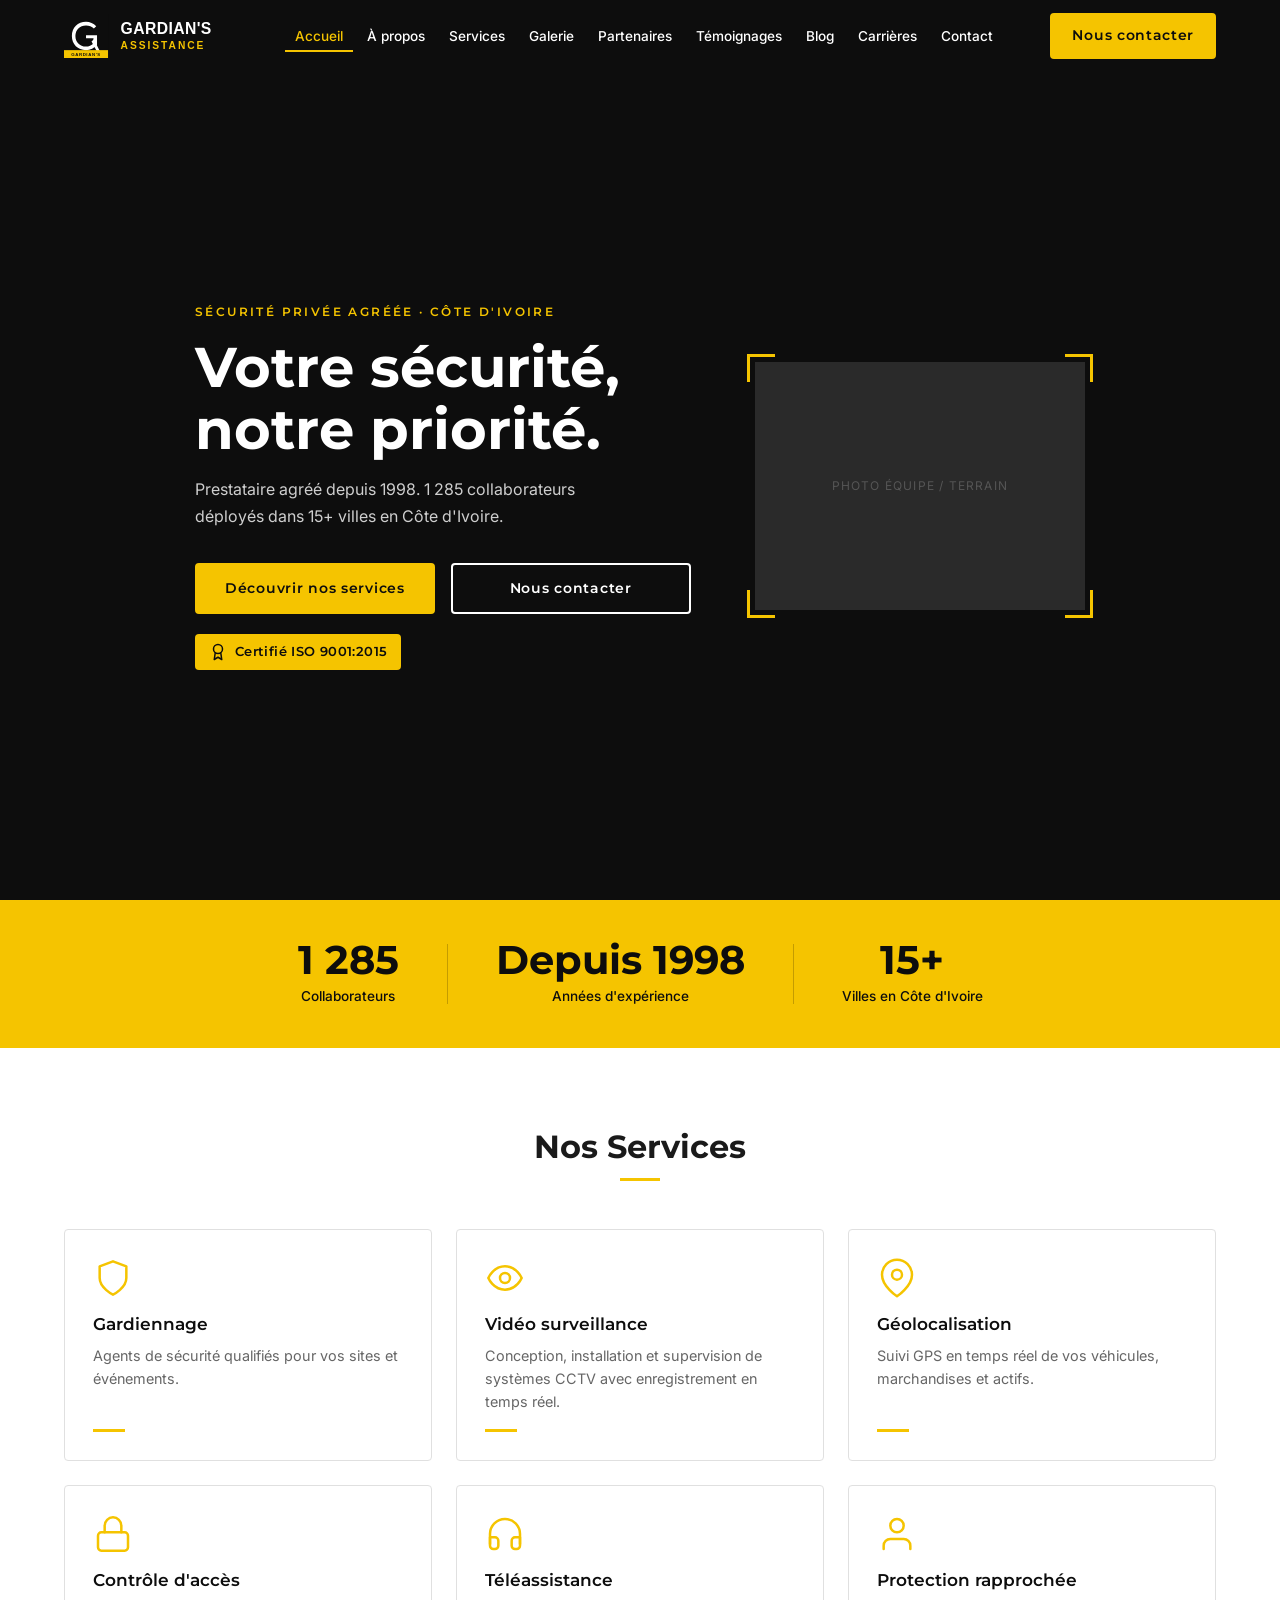
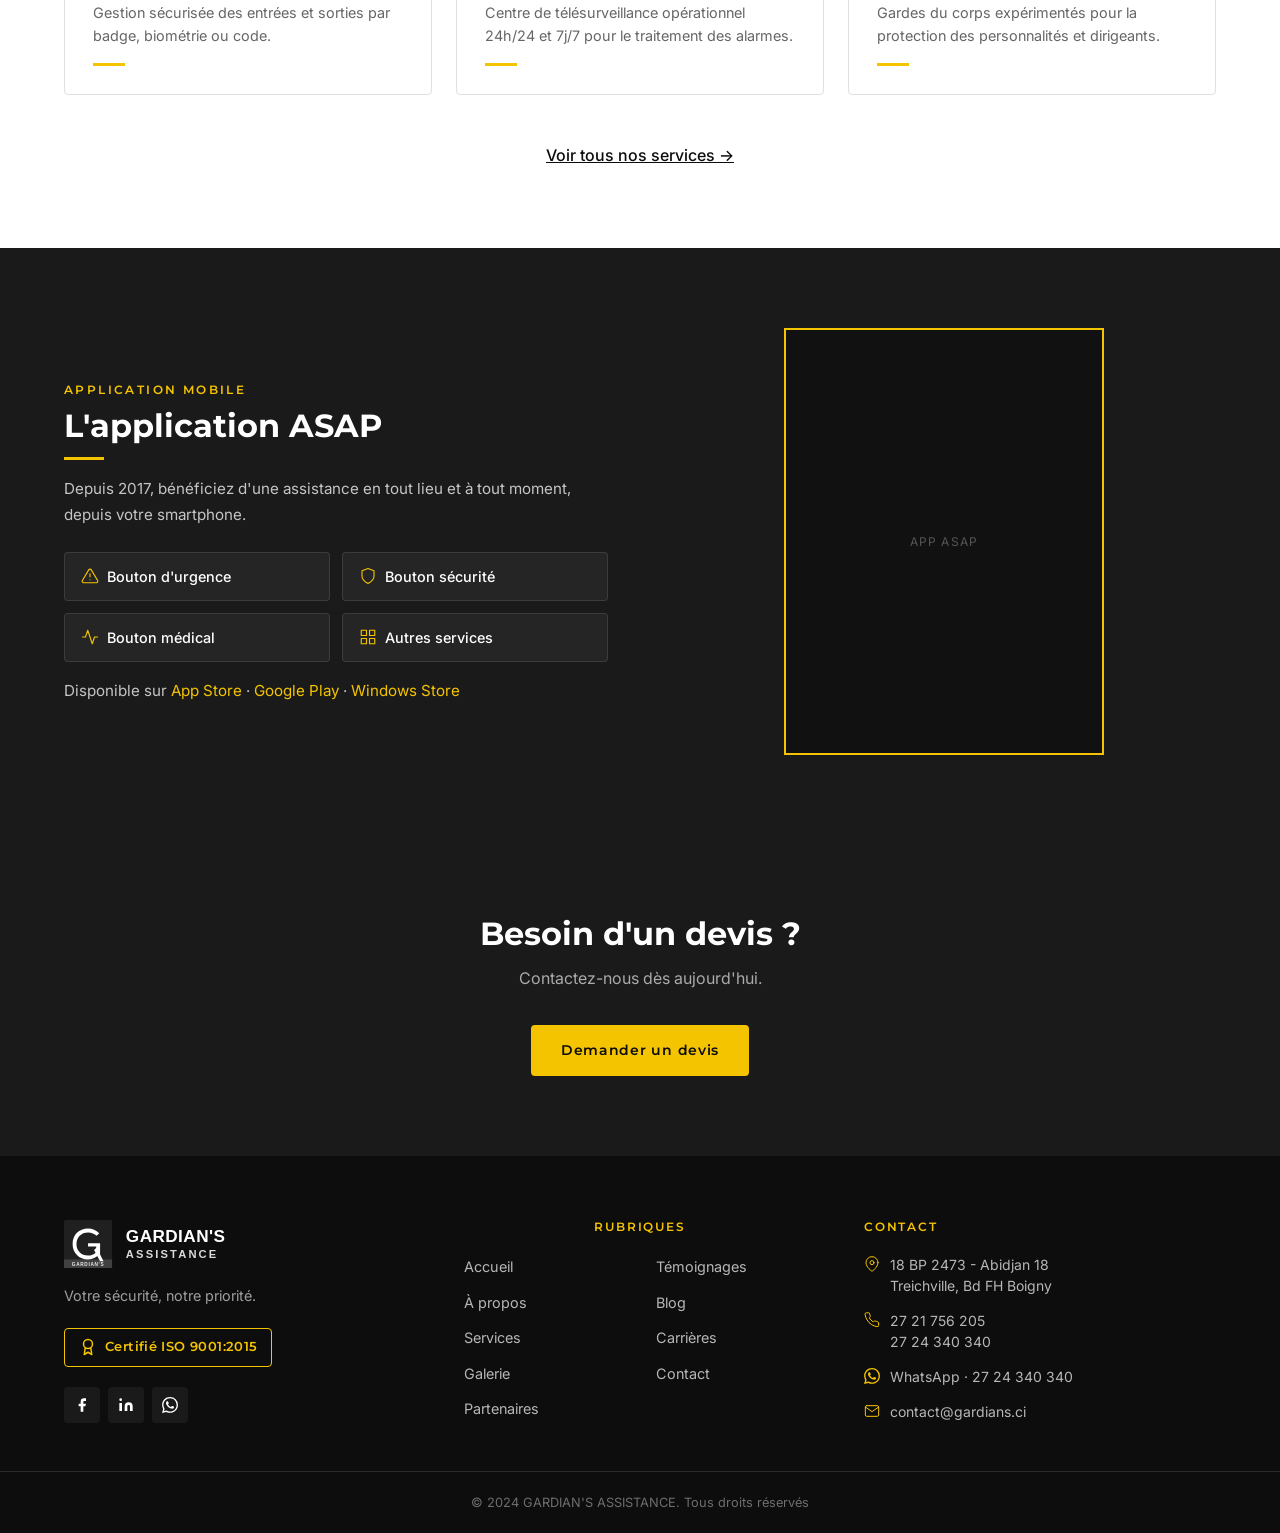
<file: index.html>
<!DOCTYPE html>
<html lang="fr">
<head>
  <meta charset="UTF-8">
  <meta name="viewport" content="width=device-width, initial-scale=1.0">
  <title>GARDIAN'S ASSISTANCE - Sécurité privée agréée en Côte d'Ivoire</title>
  <meta name="description" content="Prestataire de sécurité privée agréé depuis 1998. Gardiennage, vidéosurveillance, géolocalisation, contrôle d'accès. 1 285 agents dans 15+ villes.">
  <meta name="robots" content="index, follow">
  <meta name="author" content="GARDIAN'S ASSISTANCE">
  <meta name="theme-color" content="#0D0D0D">
  <link rel="canonical" href="https://gardians.ci/">
  <!-- Open Graph -->
  <meta property="og:type" content="website">
  <meta property="og:site_name" content="GARDIAN'S ASSISTANCE">
  <meta property="og:title" content="GARDIAN'S ASSISTANCE - Sécurité privée agréée en Côte d'Ivoire">
  <meta property="og:description" content="Prestataire de sécurité privée agréé depuis 1998. Gardiennage, vidéosurveillance, géolocalisation, contrôle d'accès. 1 285 agents dans 15+ villes.">
  <meta property="og:image" content="https://gardians.ci/images/og-image.jpg">
  <meta property="og:image:width" content="1200">
  <meta property="og:image:height" content="630">
  <meta property="og:locale" content="fr_CI">
  <meta property="og:url" content="https://gardians.ci/">
  <!-- Twitter Card -->
  <meta name="twitter:card" content="summary_large_image">
  <meta name="twitter:image" content="https://gardians.ci/images/og-image.jpg">
  <meta name="twitter:title" content="GARDIAN'S ASSISTANCE - Sécurité privée agréée en Côte d'Ivoire">
  <!-- Favicon -->
  <link rel="icon" type="image/svg+xml" href="images/logo/gardians-logo.svg">
  <!-- Google Fonts -->
  <link rel="preconnect" href="https://fonts.googleapis.com">
  <link rel="preconnect" href="https://fonts.gstatic.com" crossorigin>
  <link href="https://fonts.googleapis.com/css2?family=Montserrat:wght@600;700&family=Inter:wght@400;500&display=swap" rel="stylesheet">
  <!-- CSS -->
  <link rel="stylesheet" href="css/reset.css">
  <link rel="stylesheet" href="css/variables.css">
  <link rel="stylesheet" href="css/base.css">
  <link rel="stylesheet" href="css/components.css">
  <link rel="stylesheet" href="css/pages/home.css">
  <!-- Schema.org -->
  <script type="application/ld+json">
  {
    "@context": "https://schema.org",
    "@type": "LocalBusiness",
    "name": "GARDIAN'S ASSISTANCE",
    "description": "Prestataire de sécurité privée agréé en Côte d'Ivoire depuis 1998.",
    "url": "https://gardians.ci",
    "logo": "https://gardians.ci/images/logo/gardians-logo.svg",
    "foundingDate": "1998",
    "address": {
      "@type": "PostalAddress",
      "streetAddress": "Bd FH Boigny",
      "addressLocality": "Treichville, Abidjan",
      "addressRegion": "Abidjan",
      "postalCode": "18 BP 2473",
      "addressCountry": "CI"
    },
    "geo": {
      "@type": "GeoCoordinates",
      "latitude": 5.305833,
      "longitude": -4.016944
    },
    "telephone": ["+2252721756205", "+2252724340340"],
    "email": "contact@gardians.ci",
    "openingHoursSpecification": {
      "@type": "OpeningHoursSpecification",
      "dayOfWeek": ["Monday","Tuesday","Wednesday","Thursday","Friday","Saturday","Sunday"],
      "opens": "00:00",
      "closes": "23:59"
    },
    "numberOfEmployees": 1285,
    "areaServed": "Côte d'Ivoire"
  }
  </script>
</head>
<body>

  <!-- NAVIGATION -->
  <nav class="nav" id="main-nav" role="navigation" aria-label="Navigation principale">
    <div class="nav__container container">
      <a href="index.html" class="nav__brand">
        <img src="images/logo/gardians-logo.svg" alt="GARDIAN'S ASSISTANCE" class="nav__logo">
      </a>
      <button class="nav__toggle" id="nav-toggle" aria-label="Ouvrir le menu" aria-expanded="false" aria-controls="nav-menu">
        <span aria-hidden="true"></span>
        <span aria-hidden="true"></span>
        <span aria-hidden="true"></span>
      </button>
      <ul class="nav__menu" id="nav-menu" role="list">
        <li><a href="index.html" class="active" aria-current="page">Accueil</a></li>
        <li><a href="a-propos.html">À propos</a></li>
        <li><a href="services.html">Services</a></li>
        <li><a href="galerie.html">Galerie</a></li>
        <li><a href="partenaires.html">Partenaires</a></li>
        <li><a href="temoignages.html">Témoignages</a></li>
        <li><a href="blog.html">Blog</a></li>
        <li><a href="carrieres.html">Carrières</a></li>
        <li><a href="contact.html">Contact</a></li>
      </ul>
      <a href="contact.html" class="btn btn--primary nav__cta">Nous contacter</a>
    </div>
  </nav>

  <main>

    <!-- HERO -->
    <section class="hero">
      <div class="container hero__inner">
        <!-- Left column -->
        <div class="hero__content">
          <span class="hero__badge">SÉCURITÉ PRIVÉE AGRÉÉE · CÔTE D'IVOIRE</span>
          <h1 class="hero__title">Votre sécurité,<br>notre priorité.</h1>
          <p class="hero__sub">Prestataire agréé depuis 1998. 1 285 collaborateurs déployés dans 15+ villes en Côte d'Ivoire.</p>
          <div class="hero__ctas">
            <a href="services.html" class="btn btn--primary">Découvrir nos services</a>
            <a href="contact.html" class="btn btn--outline">Nous contacter</a>
          </div>
          <!-- TODO: remplacer par le logo officiel ISO 9001 fourni par le client -->
          <div class="hero__cert">
            <span class="cert-badge">
              <svg viewBox="0 0 24 24" fill="none" stroke="currentColor" stroke-width="2" stroke-linecap="round" stroke-linejoin="round" aria-hidden="true"><circle cx="12" cy="8" r="6"/><path d="M8.21 13.89 7 22l5-3 5 3-1.21-8.11"/></svg>
              Certifié ISO 9001:2015
            </span>
          </div>
        </div>
        <!-- Right column: image with L-corner frame -->
        <div class="hero__image-frame">
          <span class="corner-tr" aria-hidden="true"></span>
          <span class="corner-bl" aria-hidden="true"></span>
          <!-- AI-generated, to be reviewed by client -->
          <div class="hero__image-placeholder img-placeholder" role="img" aria-label="Photo équipe GARDIAN'S ASSISTANCE">PHOTO ÉQUIPE / TERRAIN</div>
        </div>
      </div>
    </section>

    <!-- STATS BAR -->
    <section class="stats-bar" aria-label="Chiffres clés">
      <div class="container stats-bar__inner">
        <div class="stat-item">
          <span class="stat-item__number">1 285</span>
          <span class="stat-item__label">Collaborateurs</span>
        </div>
        <div class="stat-item__separator" aria-hidden="true"></div>
        <div class="stat-item">
          <span class="stat-item__number">Depuis 1998</span>
          <span class="stat-item__label">Années d'expérience</span>
        </div>
        <div class="stat-item__separator" aria-hidden="true"></div>
        <div class="stat-item">
          <span class="stat-item__number">15+</span>
          <span class="stat-item__label">Villes en Côte d'Ivoire</span>
        </div>
      </div>
    </section>

    <!-- NOS SERVICES -->
    <section class="section-services">
      <div class="container">
        <div class="section-services__header">
          <h2>Nos Services</h2>
          <div class="section-underline section-underline--center" aria-hidden="true"></div>
        </div>
        <div class="services-grid">

          <article class="service-card">
            <div class="service-card__icon" aria-hidden="true">
              <svg viewBox="0 0 24 24" fill="none" stroke="currentColor" stroke-width="1.5" stroke-linecap="round" stroke-linejoin="round">
                <path d="M12 22s8-4 8-10V5l-8-3-8 3v7c0 6 8 10 8 10z"/>
              </svg>
            </div>
            <h3>Gardiennage</h3>
            <p>Agents de sécurité qualifiés pour vos sites et événements.</p>
            <div class="service-card__underline" aria-hidden="true"></div>
          </article>

          <article class="service-card">
            <div class="service-card__icon" aria-hidden="true">
              <svg viewBox="0 0 24 24" fill="none" stroke="currentColor" stroke-width="1.5" stroke-linecap="round" stroke-linejoin="round">
                <circle cx="12" cy="12" r="3"/>
                <path d="M2 12s3-7 10-7 10 7 10 7-3 7-10 7-10-7-10-7z"/>
              </svg>
            </div>
            <h3>Vidéo surveillance</h3>
            <p>Conception, installation et supervision de systèmes CCTV avec enregistrement en temps réel.</p>
            <div class="service-card__underline" aria-hidden="true"></div>
          </article>

          <article class="service-card">
            <div class="service-card__icon" aria-hidden="true">
              <svg viewBox="0 0 24 24" fill="none" stroke="currentColor" stroke-width="1.5" stroke-linecap="round" stroke-linejoin="round">
                <path d="M21 10c0 7-9 13-9 13s-9-6-9-13a9 9 0 1 1 18 0z"/>
                <circle cx="12" cy="10" r="3"/>
              </svg>
            </div>
            <h3>Géolocalisation</h3>
            <p>Suivi GPS en temps réel de vos véhicules, marchandises et actifs.</p>
            <div class="service-card__underline" aria-hidden="true"></div>
          </article>

          <article class="service-card">
            <div class="service-card__icon" aria-hidden="true">
              <svg viewBox="0 0 24 24" fill="none" stroke="currentColor" stroke-width="1.5" stroke-linecap="round" stroke-linejoin="round">
                <rect x="3" y="11" width="18" height="11" rx="2" ry="2"/>
                <path d="M7 11V7a5 5 0 0 1 10 0v4"/>
              </svg>
            </div>
            <h3>Contrôle d'accès</h3>
            <p>Gestion sécurisée des entrées et sorties par badge, biométrie ou code.</p>
            <div class="service-card__underline" aria-hidden="true"></div>
          </article>

          <article class="service-card">
            <div class="service-card__icon" aria-hidden="true">
              <svg viewBox="0 0 24 24" fill="none" stroke="currentColor" stroke-width="1.5" stroke-linecap="round" stroke-linejoin="round">
                <path d="M3 18v-6a9 9 0 0 1 18 0v6"/>
                <path d="M21 19a2 2 0 0 1-2 2h-1a2 2 0 0 1-2-2v-3a2 2 0 0 1 2-2h3zM3 19a2 2 0 0 0 2 2h1a2 2 0 0 0 2-2v-3a2 2 0 0 0-2-2H3z"/>
              </svg>
            </div>
            <h3>Téléassistance</h3>
            <p>Centre de télésurveillance opérationnel 24h/24 et 7j/7 pour le traitement des alarmes.</p>
            <div class="service-card__underline" aria-hidden="true"></div>
          </article>

          <article class="service-card">
            <div class="service-card__icon" aria-hidden="true">
              <svg viewBox="0 0 24 24" fill="none" stroke="currentColor" stroke-width="1.5" stroke-linecap="round" stroke-linejoin="round">
                <path d="M20 21v-2a4 4 0 0 0-4-4H8a4 4 0 0 0-4 4v2"/>
                <circle cx="12" cy="7" r="4"/>
              </svg>
            </div>
            <h3>Protection rapprochée</h3>
            <p>Gardes du corps expérimentés pour la protection des personnalités et dirigeants.</p>
            <div class="service-card__underline" aria-hidden="true"></div>
          </article>

        </div>
        <div class="text-center" style="margin-top: 48px;">
          <a href="services.html" class="link-arrow">Voir tous nos services →</a>
        </div>
      </div>
    </section>

    <!-- APPLICATION ASAP -->
    <section class="section-asap">
      <div class="container section-asap__inner">
        <!-- Left: content -->
        <div class="section-asap__content">
          <span class="section-label">APPLICATION MOBILE</span>
          <h2>L'application ASAP</h2>
          <div class="section-underline" aria-hidden="true"></div>
          <p>Depuis 2017, bénéficiez d'une assistance en tout lieu et à tout moment, depuis votre smartphone.</p>
          <div class="asap-features">
            <div class="asap-feature">
              <span class="asap-feature__icon" aria-hidden="true">
                <svg viewBox="0 0 24 24" fill="none" stroke="currentColor" stroke-width="1.5" stroke-linecap="round" stroke-linejoin="round"><path d="M10.29 3.86L1.82 18a2 2 0 0 0 1.71 3h16.94a2 2 0 0 0 1.71-3L13.71 3.86a2 2 0 0 0-3.42 0z"/><line x1="12" y1="9" x2="12" y2="13"/><line x1="12" y1="17" x2="12.01" y2="17"/></svg>
              </span>
              Bouton d'urgence
            </div>
            <div class="asap-feature">
              <span class="asap-feature__icon" aria-hidden="true">
                <svg viewBox="0 0 24 24" fill="none" stroke="currentColor" stroke-width="1.5" stroke-linecap="round" stroke-linejoin="round"><path d="M12 22s8-4 8-10V5l-8-3-8 3v7c0 6 8 10 8 10z"/></svg>
              </span>
              Bouton sécurité
            </div>
            <div class="asap-feature">
              <span class="asap-feature__icon" aria-hidden="true">
                <svg viewBox="0 0 24 24" fill="none" stroke="currentColor" stroke-width="1.5" stroke-linecap="round" stroke-linejoin="round"><polyline points="22 12 18 12 15 21 9 3 6 12 2 12"/></svg>
              </span>
              Bouton médical
            </div>
            <div class="asap-feature">
              <span class="asap-feature__icon" aria-hidden="true">
                <svg viewBox="0 0 24 24" fill="none" stroke="currentColor" stroke-width="1.5" stroke-linecap="round" stroke-linejoin="round"><rect x="3" y="3" width="7" height="7"/><rect x="14" y="3" width="7" height="7"/><rect x="14" y="14" width="7" height="7"/><rect x="3" y="14" width="7" height="7"/></svg>
              </span>
              Autres services
            </div>
          </div>
          <!-- TODO: URLs App Store / Google Play / Windows Store à fournir -->
          <p class="asap-stores">
            Disponible sur
            <a href="#">App Store</a> ·
            <a href="#">Google Play</a> ·
            <a href="#">Windows Store</a>
          </p>
        </div>
        <!-- Right: image -->
        <div class="asap-image-wrapper">
          <!-- AI-generated, to be reviewed by client -->
          <div class="asap-image-placeholder" role="img" aria-label="Application mobile ASAP">APP ASAP</div>
        </div>
      </div>
    </section>

    <!-- CTA BANNER -->
    <section class="cta-banner">
      <div class="container cta-banner__content">
        <h2>Besoin d'un devis ?</h2>
        <p>Contactez-nous dès aujourd'hui.</p>
        <a href="contact.html" class="btn btn--primary">Demander un devis</a>
      </div>
    </section>

  </main>

  <!-- FOOTER -->
  <footer class="footer">
    <div class="footer__main container">
      <!-- Col 1: Brand -->
      <div class="footer__brand">
        <img src="images/logo/gardians-logo-white.svg" alt="GARDIAN'S ASSISTANCE" loading="lazy">
        <p>Votre sécurité, notre priorité.</p>
        <!-- TODO: remplacer par le logo officiel ISO 9001 fourni par le client -->
        <div class="footer__cert">
          <span class="cert-badge cert-badge--outline">
            <svg viewBox="0 0 24 24" fill="none" stroke="currentColor" stroke-width="2" stroke-linecap="round" stroke-linejoin="round" aria-hidden="true"><circle cx="12" cy="8" r="6"/><path d="M8.21 13.89 7 22l5-3 5 3-1.21-8.11"/></svg>
            Certifié ISO 9001:2015
          </span>
        </div>
        <!-- TODO: URLs Facebook et LinkedIn à fournir - actuellement href="#" -->
        <div class="footer__socials">
          <a href="https://www.facebook.com/gardiansassistance.officiel/" aria-label="Facebook" class="footer__social-link" target="_blank" rel="noopener noreferrer">
            <svg width="16" height="16" viewBox="0 0 24 24" fill="currentColor" aria-hidden="true"><path d="M18 2h-3a5 5 0 0 0-5 5v3H7v4h3v8h4v-8h3l1-4h-4V7a1 1 0 0 1 1-1h3z"/></svg>
          </a>
          <a href="https://www.linkedin.com/company/gardian-s-assistance/" aria-label="LinkedIn" class="footer__social-link" target="_blank" rel="noopener noreferrer">
            <svg width="16" height="16" viewBox="0 0 24 24" fill="currentColor" aria-hidden="true"><path d="M16 8a6 6 0 0 1 6 6v7h-4v-7a2 2 0 0 0-2-2 2 2 0 0 0-2 2v7h-4v-7a6 6 0 0 1 6-6zM2 9h4v12H2z"/><circle cx="4" cy="4" r="2"/></svg>
          </a>
          <a href="https://wa.me/2252724340340" aria-label="WhatsApp" class="footer__social-link">
            <svg width="16" height="16" viewBox="0 0 24 24" fill="currentColor" aria-hidden="true"><path d="M17.472 14.382c-.297-.149-1.758-.867-2.03-.967-.273-.099-.471-.148-.67.15-.197.297-.767.966-.94 1.164-.173.199-.347.223-.644.075-.297-.15-1.255-.463-2.39-1.475-.883-.788-1.48-1.761-1.653-2.059-.173-.297-.018-.458.13-.606.134-.133.298-.347.446-.52.149-.174.198-.298.298-.497.099-.198.05-.371-.025-.52-.075-.149-.669-1.612-.916-2.207-.242-.579-.487-.5-.669-.51-.173-.008-.371-.01-.57-.01-.198 0-.52.074-.792.372-.272.297-1.04 1.016-1.04 2.479 0 1.462 1.065 2.875 1.213 3.074.149.198 2.096 3.2 5.077 4.487.709.306 1.262.489 1.694.625.712.227 1.36.195 1.871.118.571-.085 1.758-.719 2.006-1.413.248-.694.248-1.289.173-1.413-.074-.124-.272-.198-.57-.347m-5.421 7.403h-.004a9.87 9.87 0 0 1-5.031-1.378l-.361-.214-3.741.982.998-3.648-.235-.374a9.86 9.86 0 0 1-1.51-5.26c.001-5.45 4.436-9.884 9.888-9.884 2.64 0 5.122 1.03 6.988 2.898a9.825 9.825 0 0 1 2.893 6.994c-.003 5.45-4.437 9.884-9.885 9.884m8.413-18.297A11.815 11.815 0 0 0 12.05 0C5.495 0 .16 5.335.157 11.892c0 2.096.547 4.142 1.588 5.945L.057 24l6.305-1.654a11.882 11.882 0 0 0 5.683 1.448h.005c6.554 0 11.89-5.335 11.893-11.893a11.821 11.821 0 0 0-3.48-8.413z"/></svg>
          </a>
        </div>
      </div>

      <!-- Col 2: Navigation -->
      <nav class="footer__nav" aria-label="Navigation footer">
        <h3 class="footer__heading">Rubriques</h3>
        <ul role="list">
          <li><a href="index.html">Accueil</a></li>
          <li><a href="a-propos.html">À propos</a></li>
          <li><a href="services.html">Services</a></li>
          <li><a href="galerie.html">Galerie</a></li>
          <li><a href="partenaires.html">Partenaires</a></li>
          <li><a href="temoignages.html">Témoignages</a></li>
          <li><a href="blog.html">Blog</a></li>
          <li><a href="carrieres.html">Carrières</a></li>
          <li><a href="contact.html">Contact</a></li>
        </ul>
      </nav>

      <!-- Col 3: Contact -->
      <div class="footer__contact">
        <h3 class="footer__heading">CONTACT</h3>
        <ul role="list">
          <li>
            <svg viewBox="0 0 24 24" fill="none" stroke="currentColor" stroke-width="1.5" stroke-linecap="round" stroke-linejoin="round" aria-hidden="true"><path d="M21 10c0 7-9 13-9 13s-9-6-9-13a9 9 0 1 1 18 0z"/><circle cx="12" cy="10" r="3"/></svg>
            <span>18 BP 2473 - Abidjan 18<br>Treichville, Bd FH Boigny</span>
          </li>
          <li>
            <svg viewBox="0 0 24 24" fill="none" stroke="currentColor" stroke-width="1.5" stroke-linecap="round" stroke-linejoin="round" aria-hidden="true"><path d="M22 16.92v3a2 2 0 0 1-2.18 2 19.79 19.79 0 0 1-8.63-3.07A19.5 19.5 0 0 1 4.69 12 19.79 19.79 0 0 1 1.61 3.41 2 2 0 0 1 3.6 1.21h3a2 2 0 0 1 2 1.72 12.84 12.84 0 0 0 .7 2.81 2 2 0 0 1-.45 2.11L7.91 8.91a16 16 0 0 0 6 6l.92-.92a2 2 0 0 1 2.11-.45 12.84 12.84 0 0 0 2.81.7A2 2 0 0 1 21.72 16.92z"/></svg>
            <span><a href="tel:+2252721756205">27 21 756 205</a><br><a href="tel:+2252724340340">27 24 340 340</a></span>
          </li>
          <li>
            <svg viewBox="0 0 24 24" fill="currentColor" aria-hidden="true"><path d="M17.472 14.382c-.297-.149-1.758-.867-2.03-.967-.273-.099-.471-.148-.67.15-.197.297-.767.966-.94 1.164-.173.199-.347.223-.644.075-.297-.15-1.255-.463-2.39-1.475-.883-.788-1.48-1.761-1.653-2.059-.173-.297-.018-.458.13-.606.134-.133.298-.347.446-.52.149-.174.198-.298.298-.497.099-.198.05-.371-.025-.52-.075-.149-.669-1.612-.916-2.207-.242-.579-.487-.5-.669-.51-.173-.008-.371-.01-.57-.01-.198 0-.52.074-.792.372-.272.297-1.04 1.016-1.04 2.479 0 1.462 1.065 2.875 1.213 3.074.149.198 2.096 3.2 5.077 4.487.709.306 1.262.489 1.694.625.712.227 1.36.195 1.871.118.571-.085 1.758-.719 2.006-1.413.248-.694.248-1.289.173-1.413-.074-.124-.272-.198-.57-.347m-5.421 7.403h-.004a9.87 9.87 0 0 1-5.031-1.378l-.361-.214-3.741.982.998-3.648-.235-.374a9.86 9.86 0 0 1-1.51-5.26c.001-5.45 4.436-9.884 9.888-9.884 2.64 0 5.122 1.03 6.988 2.898a9.825 9.825 0 0 1 2.893 6.994c-.003 5.45-4.437 9.884-9.885 9.884m8.413-18.297A11.815 11.815 0 0 0 12.05 0C5.495 0 .16 5.335.157 11.892c0 2.096.547 4.142 1.588 5.945L.057 24l6.305-1.654a11.882 11.882 0 0 0 5.683 1.448h.005c6.554 0 11.89-5.335 11.893-11.893a11.821 11.821 0 0 0-3.48-8.413z"/></svg>
            <span><a href="https://wa.me/2252724340340">WhatsApp · 27 24 340 340</a></span>
          </li>
          <li>
            <svg viewBox="0 0 24 24" fill="none" stroke="currentColor" stroke-width="1.5" stroke-linecap="round" stroke-linejoin="round" aria-hidden="true"><path d="M4 4h16c1.1 0 2 .9 2 2v12c0 1.1-.9 2-2 2H4c-1.1 0-2-.9-2-2V6c0-1.1.9-2 2-2z"/><polyline points="22,6 12,13 2,6"/></svg>
            <span><a href="mailto:contact@gardians.ci">contact@gardians.ci</a></span>
          </li>
        </ul>
      </div>
    </div>
    <div class="footer__bottom">
      <p>© 2024 GARDIAN'S ASSISTANCE. Tous droits réservés</p>
    </div>
  </footer>

  <script src="js/nav.js"></script>
</body>
</html>
</file>
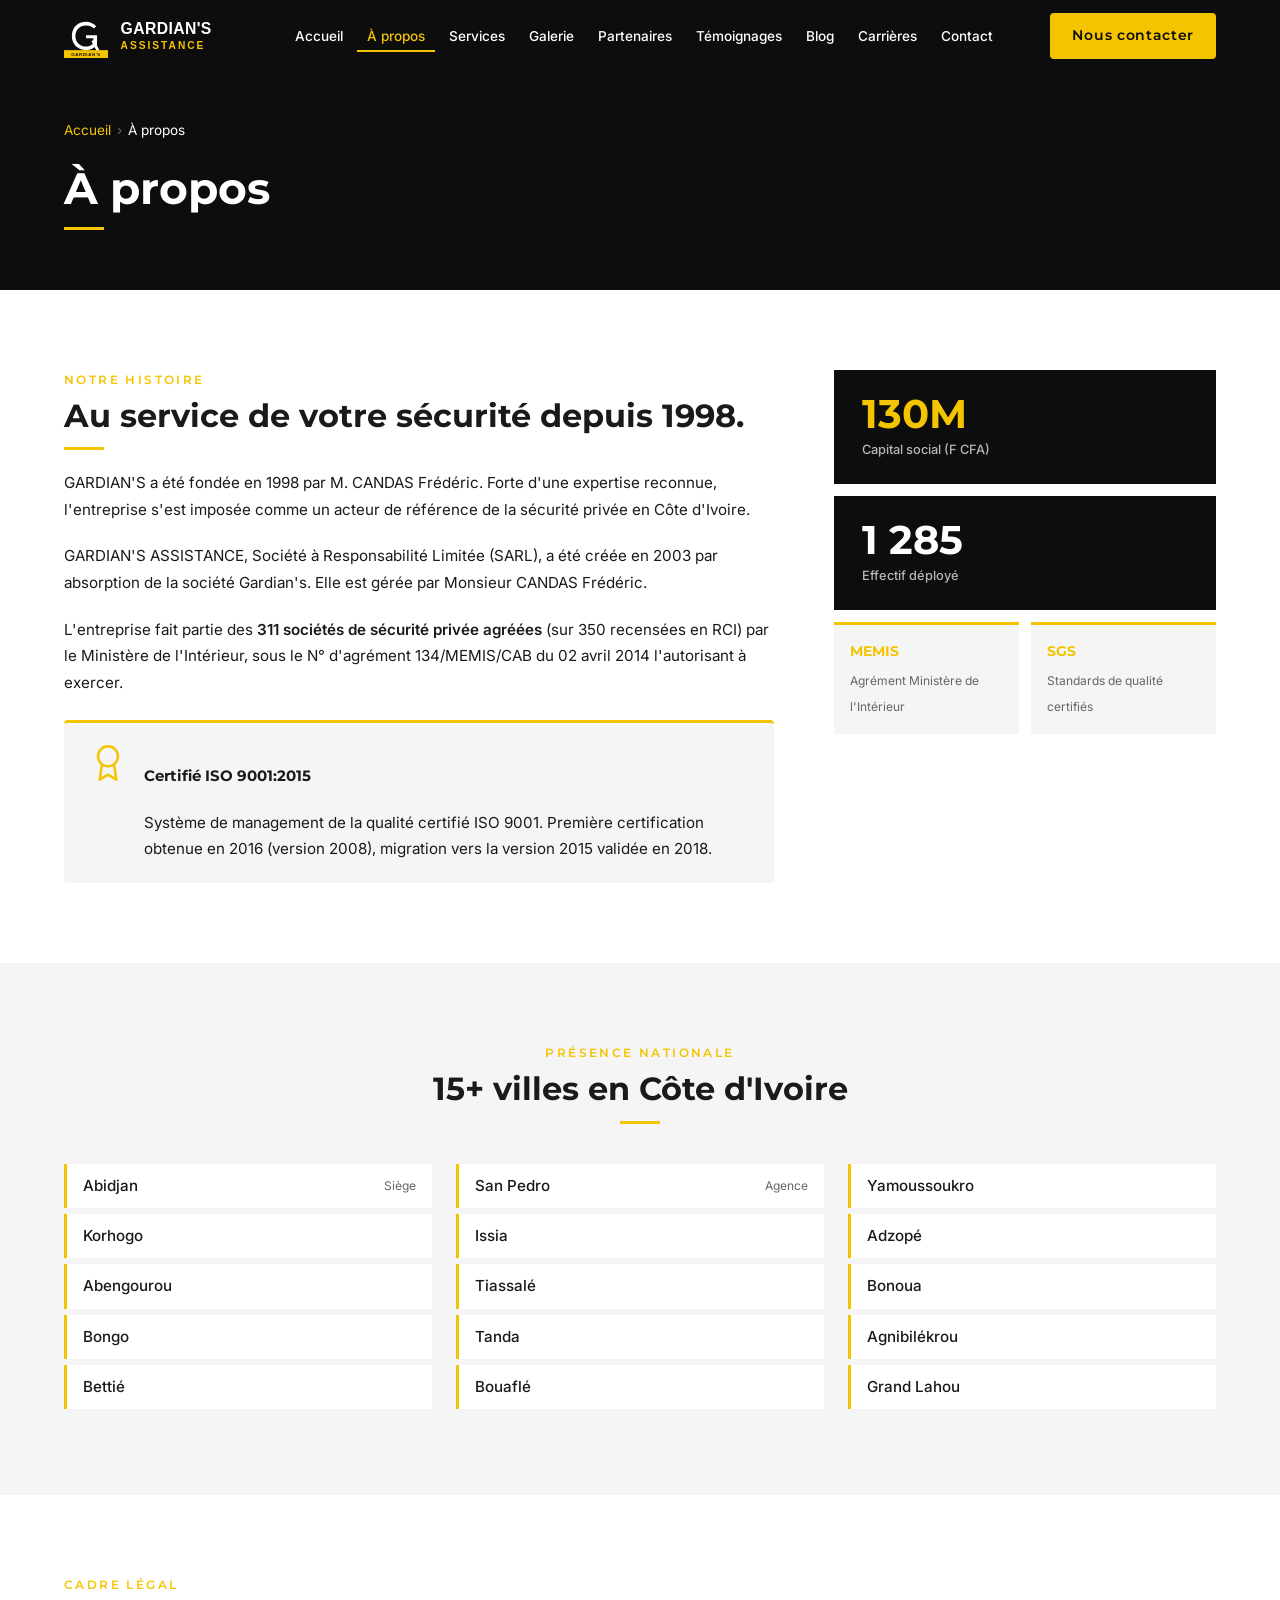
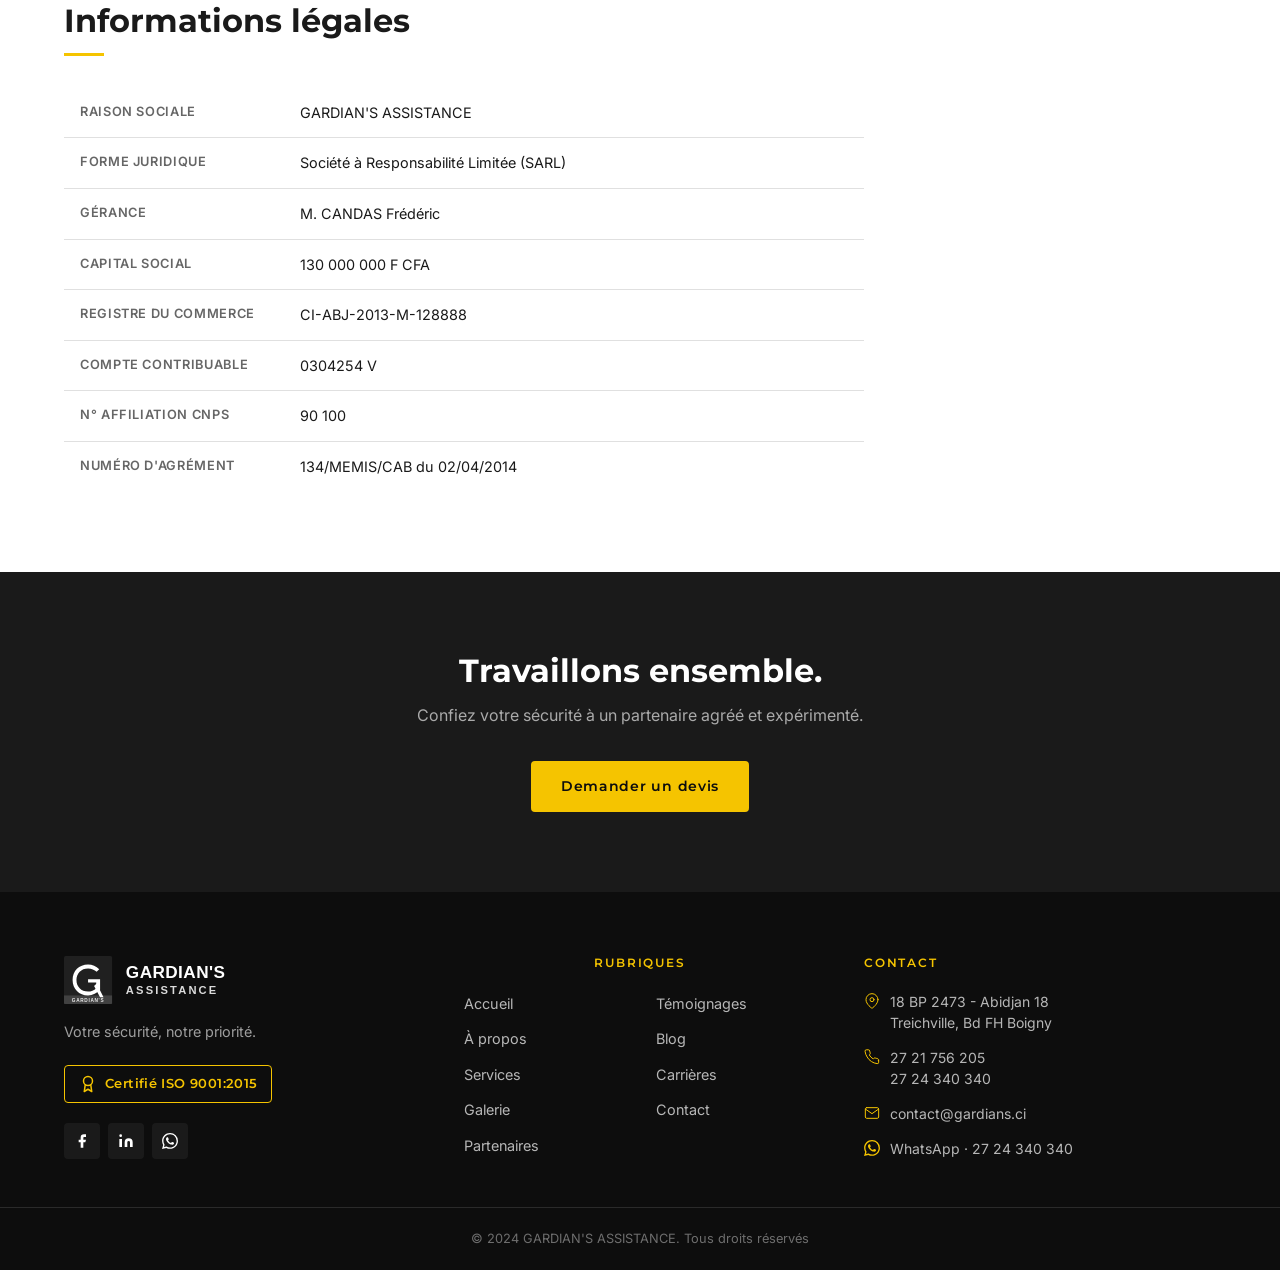
<file: a-propos.html>
<!DOCTYPE html>
<html lang="fr">
<head>
  <meta charset="UTF-8">
  <meta name="viewport" content="width=device-width, initial-scale=1.0">
  <title>À propos - GARDIAN'S ASSISTANCE | Histoire, agrément et présence nationale</title>
  <meta name="description" content="Fondée en 1998 par M. CANDAS Frédéric, GARDIAN'S ASSISTANCE est agréée par le Ministère de l'Intérieur. SARL de 130M F CFA de capital, 1 285 agents dans 15+ villes.">
  <meta name="robots" content="index, follow">
  <meta name="author" content="GARDIAN'S ASSISTANCE">
  <meta name="theme-color" content="#0D0D0D">
  <link rel="canonical" href="https://gardians.ci/a-propos.html">
  <meta property="og:type" content="website">
  <meta property="og:site_name" content="GARDIAN'S ASSISTANCE">
  <meta property="og:title" content="À propos - GARDIAN'S ASSISTANCE | Histoire, agrément et présence nationale">
  <meta property="og:description" content="Fondée en 1998 par M. CANDAS Frédéric, GARDIAN'S ASSISTANCE est agréée par le Ministère de l'Intérieur. SARL de 130M F CFA de capital, 1 285 agents dans 15+ villes.">
  <meta property="og:image" content="https://gardians.ci/images/og-image.jpg">
  <meta property="og:locale" content="fr_CI">
  <meta property="og:url" content="https://gardians.ci/a-propos.html">
  <meta name="twitter:card" content="summary_large_image">
  <meta name="twitter:image" content="https://gardians.ci/images/og-image.jpg">
  <link rel="icon" type="image/svg+xml" href="images/logo/gardians-logo.svg">
  <link rel="preconnect" href="https://fonts.googleapis.com">
  <link rel="preconnect" href="https://fonts.gstatic.com" crossorigin>
  <link href="https://fonts.googleapis.com/css2?family=Montserrat:wght@600;700&family=Inter:wght@400;500&display=swap" rel="stylesheet">
  <link rel="stylesheet" href="css/reset.css">
  <link rel="stylesheet" href="css/variables.css">
  <link rel="stylesheet" href="css/base.css">
  <link rel="stylesheet" href="css/components.css">
  <link rel="stylesheet" href="css/pages/about.css">
</head>
<body>

  <!-- NAVIGATION -->
  <nav class="nav" id="main-nav" role="navigation" aria-label="Navigation principale">
    <div class="nav__container container">
      <a href="index.html" class="nav__brand">
        <img src="images/logo/gardians-logo.svg" alt="GARDIAN'S ASSISTANCE" class="nav__logo">
      </a>
      <button class="nav__toggle" id="nav-toggle" aria-label="Ouvrir le menu" aria-expanded="false" aria-controls="nav-menu">
        <span aria-hidden="true"></span><span aria-hidden="true"></span><span aria-hidden="true"></span>
      </button>
      <ul class="nav__menu" id="nav-menu" role="list">
        <li><a href="index.html">Accueil</a></li>
        <li><a href="a-propos.html" class="active" aria-current="page">À propos</a></li>
        <li><a href="services.html">Services</a></li>
        <li><a href="galerie.html">Galerie</a></li>
        <li><a href="partenaires.html">Partenaires</a></li>
        <li><a href="temoignages.html">Témoignages</a></li>
        <li><a href="blog.html">Blog</a></li>
        <li><a href="carrieres.html">Carrières</a></li>
        <li><a href="contact.html">Contact</a></li>
      </ul>
      <a href="contact.html" class="btn btn--primary nav__cta">Nous contacter</a>
    </div>
  </nav>

  <main>

    <!-- PAGE HERO -->
    <section class="page-hero">
      <div class="container">
        <nav class="breadcrumb" aria-label="Fil d'Ariane">
          <a href="index.html">Accueil</a>
          <span aria-hidden="true"> › </span>
          <span aria-current="page">À propos</span>
        </nav>
        <h1>À propos</h1>
        <div class="section-underline" aria-hidden="true"></div>
      </div>
    </section>

    <!-- NOTRE HISTOIRE -->
    <section class="section-history">
      <div class="container section-history__inner">
        <!-- Left: text -->
        <div class="section-history__text">
          <span class="section-label">NOTRE HISTOIRE</span>
          <h2>Au service de votre sécurité depuis 1998.</h2>
          <div class="section-underline" aria-hidden="true"></div>
          <p>GARDIAN'S a été fondée en 1998 par M. CANDAS Frédéric. Forte d'une expertise reconnue, l'entreprise s'est imposée comme un acteur de référence de la sécurité privée en Côte d'Ivoire.</p>
          <p>GARDIAN'S ASSISTANCE, Société à Responsabilité Limitée (SARL), a été créée en 2003 par absorption de la société Gardian's. Elle est gérée par Monsieur CANDAS Frédéric.</p>
          <p>L'entreprise fait partie des <strong>311 sociétés de sécurité privée agréées</strong> (sur 350 recensées en RCI) par le Ministère de l'Intérieur, sous le N° d'agrément 134/MEMIS/CAB du 02 avril 2014 l'autorisant à exercer.</p>
          <!-- TODO: remplacer par le logo officiel ISO 9001 fourni par le client -->
          <div class="cert-highlight">
            <span class="cert-highlight__icon" aria-hidden="true">
              <svg viewBox="0 0 24 24" fill="none" stroke="currentColor" stroke-width="1.5" stroke-linecap="round" stroke-linejoin="round"><circle cx="12" cy="8" r="6"/><path d="M8.21 13.89 7 22l5-3 5 3-1.21-8.11"/></svg>
            </span>
            <div>
              <p class="cert-highlight__title">Certifié ISO 9001:2015</p>
              <p class="cert-highlight__text">Système de management de la qualité certifié ISO 9001. Première certification obtenue en 2016 (version 2008), migration vers la version 2015 validée en 2018.</p>
            </div>
          </div>
        </div>
        <!-- Right: stat cards -->
        <div class="history-stats">
          <div class="history-stat">
            <span class="history-stat__number history-stat__number--yellow">130M</span>
            <span class="history-stat__label">Capital social (F CFA)</span>
          </div>
          <div class="history-stat">
            <span class="history-stat__number history-stat__number--white">1 285</span>
            <span class="history-stat__label">Effectif déployé</span>
          </div>
          <div class="history-badges">
            <div class="history-badge">
              <span class="history-badge__title">MEMIS</span>
              <span class="history-badge__sub">Agrément Ministère de l'Intérieur</span>
            </div>
            <div class="history-badge">
              <span class="history-badge__title">SGS</span>
              <span class="history-badge__sub">Standards de qualité certifiés</span>
            </div>
          </div>
        </div>
      </div>
    </section>

    <!-- PRÉSENCE NATIONALE -->
    <section class="section-presence">
      <div class="container">
        <span class="section-label text-center">PRÉSENCE NATIONALE</span>
        <h2 class="text-center">15+ villes en Côte d'Ivoire</h2>
        <div class="section-underline section-underline--center" aria-hidden="true"></div>
        <div class="cities-grid">
          <div class="cities-col">
            <div class="city-item"><span class="city-name">Abidjan</span><span class="city-tag">Siège</span></div>
            <div class="city-item"><span class="city-name">Korhogo</span></div>
            <div class="city-item"><span class="city-name">Abengourou</span></div>
            <div class="city-item"><span class="city-name">Bongo</span></div>
            <div class="city-item"><span class="city-name">Bettié</span></div>
          </div>
          <div class="cities-col">
            <div class="city-item"><span class="city-name">San Pedro</span><span class="city-tag">Agence</span></div>
            <div class="city-item"><span class="city-name">Issia</span></div>
            <div class="city-item"><span class="city-name">Tiassalé</span></div>
            <div class="city-item"><span class="city-name">Tanda</span></div>
            <div class="city-item"><span class="city-name">Bouaflé</span></div>
          </div>
          <div class="cities-col">
            <div class="city-item"><span class="city-name">Yamoussoukro</span></div>
            <div class="city-item"><span class="city-name">Adzopé</span></div>
            <div class="city-item"><span class="city-name">Bonoua</span></div>
            <div class="city-item"><span class="city-name">Agnibilékrou</span></div>
            <div class="city-item"><span class="city-name">Grand Lahou</span></div>
          </div>
        </div>
      </div>
    </section>

    <!-- INFORMATIONS LÉGALES -->
    <section class="section-legal">
      <div class="container">
        <span class="section-label">CADRE LÉGAL</span>
        <h2>Informations légales</h2>
        <div class="section-underline" aria-hidden="true"></div>
        <table class="legal-table" role="table" aria-label="Informations légales GARDIAN'S ASSISTANCE">
          <tbody>
            <tr>
              <td class="legal-table__label">Raison sociale</td>
              <td>GARDIAN'S ASSISTANCE</td>
            </tr>
            <tr>
              <td class="legal-table__label">Forme juridique</td>
              <td>Société à Responsabilité Limitée (SARL)</td>
            </tr>
            <tr>
              <td class="legal-table__label">Gérance</td>
              <td>M. CANDAS Frédéric</td>
            </tr>
            <tr>
              <td class="legal-table__label">Capital social</td>
              <td>130 000 000 F CFA</td>
            </tr>
            <tr>
              <td class="legal-table__label">Registre du commerce</td>
              <td>CI-ABJ-2013-M-128888</td>
            </tr>
            <tr>
              <td class="legal-table__label">Compte contribuable</td>
              <td>0304254 V</td>
            </tr>
            <tr>
              <td class="legal-table__label">N° affiliation CNPS</td>
              <td>90 100</td>
            </tr>
            <tr>
              <td class="legal-table__label">Numéro d'agrément</td>
              <td>134/MEMIS/CAB du 02/04/2014</td>
            </tr>
          </tbody>
        </table>
      </div>
    </section>

    <!-- CTA BANNER -->
    <section class="cta-banner">
      <div class="container cta-banner__content">
        <h2>Travaillons ensemble.</h2>
        <p>Confiez votre sécurité à un partenaire agréé et expérimenté.</p>
        <a href="contact.html" class="btn btn--primary">Demander un devis</a>
      </div>
    </section>

  </main>

  <!-- FOOTER -->
  <footer class="footer">
    <div class="footer__main container">
      <div class="footer__brand">
        <img src="images/logo/gardians-logo-white.svg" alt="GARDIAN'S ASSISTANCE" loading="lazy">
        <p>Votre sécurité, notre priorité.</p>
        <!-- TODO: remplacer par le logo officiel ISO 9001 fourni par le client -->
        <div class="footer__cert">
          <span class="cert-badge cert-badge--outline">
            <svg viewBox="0 0 24 24" fill="none" stroke="currentColor" stroke-width="2" stroke-linecap="round" stroke-linejoin="round" aria-hidden="true"><circle cx="12" cy="8" r="6"/><path d="M8.21 13.89 7 22l5-3 5 3-1.21-8.11"/></svg>
            Certifié ISO 9001:2015
          </span>
        </div>
        <div class="footer__socials">
          <a href="https://www.facebook.com/gardiansassistance.officiel/" aria-label="Facebook" class="footer__social-link" target="_blank" rel="noopener noreferrer">
            <svg width="16" height="16" viewBox="0 0 24 24" fill="currentColor" aria-hidden="true"><path d="M18 2h-3a5 5 0 0 0-5 5v3H7v4h3v8h4v-8h3l1-4h-4V7a1 1 0 0 1 1-1h3z"/></svg>
          </a>
          <a href="https://www.linkedin.com/company/gardian-s-assistance/" aria-label="LinkedIn" class="footer__social-link" target="_blank" rel="noopener noreferrer">
            <svg width="16" height="16" viewBox="0 0 24 24" fill="currentColor" aria-hidden="true"><path d="M16 8a6 6 0 0 1 6 6v7h-4v-7a2 2 0 0 0-2-2 2 2 0 0 0-2 2v7h-4v-7a6 6 0 0 1 6-6zM2 9h4v12H2z"/><circle cx="4" cy="4" r="2"/></svg>
          </a>
          <a href="https://wa.me/2252724340340" aria-label="WhatsApp" class="footer__social-link">
            <svg width="16" height="16" viewBox="0 0 24 24" fill="currentColor" aria-hidden="true"><path d="M17.472 14.382c-.297-.149-1.758-.867-2.03-.967-.273-.099-.471-.148-.67.15-.197.297-.767.966-.94 1.164-.173.199-.347.223-.644.075-.297-.15-1.255-.463-2.39-1.475-.883-.788-1.48-1.761-1.653-2.059-.173-.297-.018-.458.13-.606.134-.133.298-.347.446-.52.149-.174.198-.298.298-.497.099-.198.05-.371-.025-.52-.075-.149-.669-1.612-.916-2.207-.242-.579-.487-.5-.669-.51-.173-.008-.371-.01-.57-.01-.198 0-.52.074-.792.372-.272.297-1.04 1.016-1.04 2.479 0 1.462 1.065 2.875 1.213 3.074.149.198 2.096 3.2 5.077 4.487.709.306 1.262.489 1.694.625.712.227 1.36.195 1.871.118.571-.085 1.758-.719 2.006-1.413.248-.694.248-1.289.173-1.413-.074-.124-.272-.198-.57-.347m-5.421 7.403h-.004a9.87 9.87 0 0 1-5.031-1.378l-.361-.214-3.741.982.998-3.648-.235-.374a9.86 9.86 0 0 1-1.51-5.26c.001-5.45 4.436-9.884 9.888-9.884 2.64 0 5.122 1.03 6.988 2.898a9.825 9.825 0 0 1 2.893 6.994c-.003 5.45-4.437 9.884-9.885 9.884m8.413-18.297A11.815 11.815 0 0 0 12.05 0C5.495 0 .16 5.335.157 11.892c0 2.096.547 4.142 1.588 5.945L.057 24l6.305-1.654a11.882 11.882 0 0 0 5.683 1.448h.005c6.554 0 11.89-5.335 11.893-11.893a11.821 11.821 0 0 0-3.48-8.413z"/></svg>
          </a>
        </div>
      </div>
      <nav class="footer__nav" aria-label="Navigation footer">
        <h3 class="footer__heading">Rubriques</h3>
        <ul role="list">
          <li><a href="index.html">Accueil</a></li>
          <li><a href="a-propos.html">À propos</a></li>
          <li><a href="services.html">Services</a></li>
          <li><a href="galerie.html">Galerie</a></li>
          <li><a href="partenaires.html">Partenaires</a></li>
          <li><a href="temoignages.html">Témoignages</a></li>
          <li><a href="blog.html">Blog</a></li>
          <li><a href="carrieres.html">Carrières</a></li>
          <li><a href="contact.html">Contact</a></li>
        </ul>
      </nav>
      <div class="footer__contact">
        <h3 class="footer__heading">CONTACT</h3>
        <ul role="list">
          <li>
            <svg viewBox="0 0 24 24" fill="none" stroke="currentColor" stroke-width="1.5" stroke-linecap="round" stroke-linejoin="round" aria-hidden="true"><path d="M21 10c0 7-9 13-9 13s-9-6-9-13a9 9 0 1 1 18 0z"/><circle cx="12" cy="10" r="3"/></svg>
            <span>18 BP 2473 - Abidjan 18<br>Treichville, Bd FH Boigny</span>
          </li>
          <li>
            <svg viewBox="0 0 24 24" fill="none" stroke="currentColor" stroke-width="1.5" stroke-linecap="round" stroke-linejoin="round" aria-hidden="true"><path d="M22 16.92v3a2 2 0 0 1-2.18 2 19.79 19.79 0 0 1-8.63-3.07A19.5 19.5 0 0 1 4.69 12 19.79 19.79 0 0 1 1.61 3.41 2 2 0 0 1 3.6 1.21h3a2 2 0 0 1 2 1.72 12.84 12.84 0 0 0 .7 2.81 2 2 0 0 1-.45 2.11L7.91 8.91a16 16 0 0 0 6 6l.92-.92a2 2 0 0 1 2.11-.45 12.84 12.84 0 0 0 2.81.7A2 2 0 0 1 21.72 16.92z"/></svg>
            <span>27 21 756 205<br>27 24 340 340</span>
          </li>
          <li>
            <svg viewBox="0 0 24 24" fill="none" stroke="currentColor" stroke-width="1.5" stroke-linecap="round" stroke-linejoin="round" aria-hidden="true"><path d="M4 4h16c1.1 0 2 .9 2 2v12c0 1.1-.9 2-2 2H4c-1.1 0-2-.9-2-2V6c0-1.1.9-2 2-2z"/><polyline points="22,6 12,13 2,6"/></svg>
            <span><a href="mailto:contact@gardians.ci">contact@gardians.ci</a></span>
          </li>
          <li>
            <svg viewBox="0 0 24 24" fill="currentColor" aria-hidden="true"><path d="M17.472 14.382c-.297-.149-1.758-.867-2.03-.967-.273-.099-.471-.148-.67.15-.197.297-.767.966-.94 1.164-.173.199-.347.223-.644.075-.297-.15-1.255-.463-2.39-1.475-.883-.788-1.48-1.761-1.653-2.059-.173-.297-.018-.458.13-.606.134-.133.298-.347.446-.52.149-.174.198-.298.298-.497.099-.198.05-.371-.025-.52-.075-.149-.669-1.612-.916-2.207-.242-.579-.487-.5-.669-.51-.173-.008-.371-.01-.57-.01-.198 0-.52.074-.792.372-.272.297-1.04 1.016-1.04 2.479 0 1.462 1.065 2.875 1.213 3.074.149.198 2.096 3.2 5.077 4.487.709.306 1.262.489 1.694.625.712.227 1.36.195 1.871.118.571-.085 1.758-.719 2.006-1.413.248-.694.248-1.289.173-1.413-.074-.124-.272-.198-.57-.347m-5.421 7.403h-.004a9.87 9.87 0 0 1-5.031-1.378l-.361-.214-3.741.982.998-3.648-.235-.374a9.86 9.86 0 0 1-1.51-5.26c.001-5.45 4.436-9.884 9.888-9.884 2.64 0 5.122 1.03 6.988 2.898a9.825 9.825 0 0 1 2.893 6.994c-.003 5.45-4.437 9.884-9.885 9.884m8.413-18.297A11.815 11.815 0 0 0 12.05 0C5.495 0 .16 5.335.157 11.892c0 2.096.547 4.142 1.588 5.945L.057 24l6.305-1.654a11.882 11.882 0 0 0 5.683 1.448h.005c6.554 0 11.89-5.335 11.893-11.893a11.821 11.821 0 0 0-3.48-8.413z"/></svg>
            <span><a href="https://wa.me/2252724340340">WhatsApp · 27 24 340 340</a></span>
          </li>
        </ul>
      </div>
    </div>
    <div class="footer__bottom">
      <p>© 2024 GARDIAN'S ASSISTANCE. Tous droits réservés</p>
    </div>
  </footer>

  <script src="js/nav.js"></script>
</body>
</html>
</file>
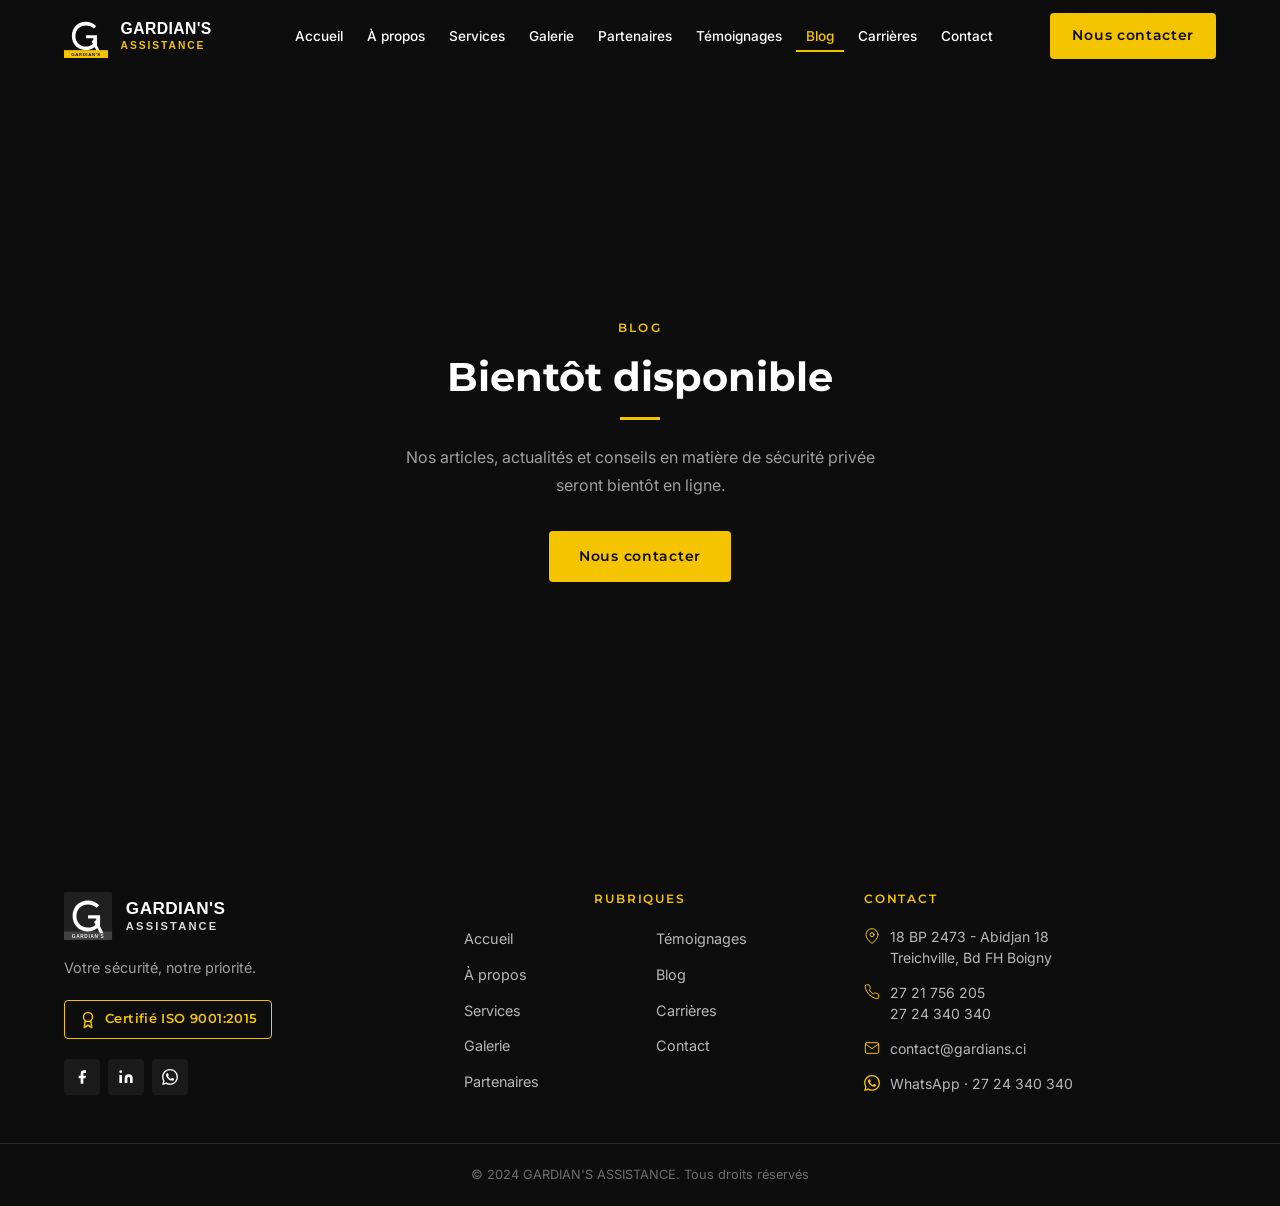
<file: blog.html>
<!DOCTYPE html>
<html lang="fr">
<head>
  <meta charset="UTF-8">
  <meta name="viewport" content="width=device-width, initial-scale=1.0">
  <title>Blog - GARDIAN'S ASSISTANCE | Actualités sécurité en Côte d'Ivoire</title>
  <meta name="description" content="Actualités, conseils et guides de sécurité privée par GARDIAN'S ASSISTANCE. Restez informé des dernières tendances sécuritaires en Côte d'Ivoire.">
  <meta name="robots" content="index, follow">
  <meta name="author" content="GARDIAN'S ASSISTANCE">
  <meta name="theme-color" content="#0D0D0D">
  <link rel="canonical" href="https://gardians.ci/blog.html">
  <meta property="og:type" content="website">
  <meta property="og:site_name" content="GARDIAN'S ASSISTANCE">
  <meta property="og:title" content="Blog - GARDIAN'S ASSISTANCE">
  <meta property="og:description" content="Actualités, conseils et guides de sécurité privée par GARDIAN'S ASSISTANCE. Restez informé des dernières tendances sécuritaires en Côte d'Ivoire.">
  <meta property="og:image" content="https://gardians.ci/images/og-image.jpg">
  <meta property="og:locale" content="fr_CI">
  <meta property="og:url" content="https://gardians.ci/blog.html">
  <meta name="twitter:card" content="summary_large_image">
  <meta name="twitter:image" content="https://gardians.ci/images/og-image.jpg">
  <link rel="icon" type="image/svg+xml" href="images/logo/gardians-logo.svg">
  <link rel="preconnect" href="https://fonts.googleapis.com">
  <link rel="preconnect" href="https://fonts.gstatic.com" crossorigin>
  <link href="https://fonts.googleapis.com/css2?family=Montserrat:wght@600;700&family=Inter:wght@400;500&display=swap" rel="stylesheet">
  <link rel="stylesheet" href="css/reset.css">
  <link rel="stylesheet" href="css/variables.css">
  <link rel="stylesheet" href="css/base.css">
  <link rel="stylesheet" href="css/components.css">
  <style>
    .coming-soon {
      background: var(--color-black); min-height: calc(100vh - 72px);
      display: flex; align-items: center; justify-content: center;
      padding-top: 72px; text-align: center;
    }
    .coming-soon__content { max-width: 480px; }
    .coming-soon__label { color: var(--color-yellow); font-family: var(--font-heading); font-weight: 600; font-size: 0.75rem; letter-spacing: 0.2em; text-transform: uppercase; display: block; margin-bottom: 16px; }
    .coming-soon h1 { color: var(--color-white); font-size: 2.5rem; margin-bottom: 16px; }
    .coming-soon p { color: rgba(255,255,255,0.6); font-size: 1rem; margin-bottom: 32px; }
    .coming-soon .section-underline { margin: 12px auto 24px; }
  </style>
</head>
<body>

  <!-- NAVIGATION -->
  <nav class="nav" id="main-nav" role="navigation" aria-label="Navigation principale">
    <div class="nav__container container">
      <a href="index.html" class="nav__brand">
        <img src="images/logo/gardians-logo.svg" alt="GARDIAN'S ASSISTANCE" class="nav__logo">
      </a>
      <button class="nav__toggle" id="nav-toggle" aria-label="Ouvrir le menu" aria-expanded="false" aria-controls="nav-menu">
        <span aria-hidden="true"></span><span aria-hidden="true"></span><span aria-hidden="true"></span>
      </button>
      <ul class="nav__menu" id="nav-menu" role="list">
        <li><a href="index.html">Accueil</a></li>
        <li><a href="a-propos.html">À propos</a></li>
        <li><a href="services.html">Services</a></li>
        <li><a href="galerie.html">Galerie</a></li>
        <li><a href="partenaires.html">Partenaires</a></li>
        <li><a href="temoignages.html">Témoignages</a></li>
        <li><a href="blog.html" class="active" aria-current="page">Blog</a></li>
        <li><a href="carrieres.html">Carrières</a></li>
        <li><a href="contact.html">Contact</a></li>
      </ul>
      <a href="contact.html" class="btn btn--primary nav__cta">Nous contacter</a>
    </div>
  </nav>

  <main>
    <section class="coming-soon">
      <div class="coming-soon__content">
        <span class="coming-soon__label">BLOG</span>
        <h1>Bientôt disponible</h1>
        <div class="section-underline section-underline--center" aria-hidden="true"></div>
        <p>Nos articles, actualités et conseils en matière de sécurité privée seront bientôt en ligne.</p>
        <a href="contact.html" class="btn btn--primary">Nous contacter</a>
      </div>
    </section>
  </main>

  <!-- FOOTER -->
  <footer class="footer">
    <div class="footer__main container">
      <div class="footer__brand">
        <img src="images/logo/gardians-logo-white.svg" alt="GARDIAN'S ASSISTANCE" loading="lazy">
        <p>Votre sécurité, notre priorité.</p>
        <!-- TODO: remplacer par le logo officiel ISO 9001 fourni par le client -->
        <div class="footer__cert">
          <span class="cert-badge cert-badge--outline">
            <svg viewBox="0 0 24 24" fill="none" stroke="currentColor" stroke-width="2" stroke-linecap="round" stroke-linejoin="round" aria-hidden="true"><circle cx="12" cy="8" r="6"/><path d="M8.21 13.89 7 22l5-3 5 3-1.21-8.11"/></svg>
            Certifié ISO 9001:2015
          </span>
        </div>
        <div class="footer__socials">
          <a href="https://www.facebook.com/gardiansassistance.officiel/" aria-label="Facebook" class="footer__social-link" target="_blank" rel="noopener noreferrer"><svg width="16" height="16" viewBox="0 0 24 24" fill="currentColor" aria-hidden="true"><path d="M18 2h-3a5 5 0 0 0-5 5v3H7v4h3v8h4v-8h3l1-4h-4V7a1 1 0 0 1 1-1h3z"/></svg></a>
          <a href="https://www.linkedin.com/company/gardian-s-assistance/" aria-label="LinkedIn" class="footer__social-link" target="_blank" rel="noopener noreferrer"><svg width="16" height="16" viewBox="0 0 24 24" fill="currentColor" aria-hidden="true"><path d="M16 8a6 6 0 0 1 6 6v7h-4v-7a2 2 0 0 0-2-2 2 2 0 0 0-2 2v7h-4v-7a6 6 0 0 1 6-6zM2 9h4v12H2z"/><circle cx="4" cy="4" r="2"/></svg></a>
          <a href="https://wa.me/2252724340340" aria-label="WhatsApp" class="footer__social-link"><svg width="16" height="16" viewBox="0 0 24 24" fill="currentColor" aria-hidden="true"><path d="M17.472 14.382c-.297-.149-1.758-.867-2.03-.967-.273-.099-.471-.148-.67.15-.197.297-.767.966-.94 1.164-.173.199-.347.223-.644.075-.297-.15-1.255-.463-2.39-1.475-.883-.788-1.48-1.761-1.653-2.059-.173-.297-.018-.458.13-.606.134-.133.298-.347.446-.52.149-.174.198-.298.298-.497.099-.198.05-.371-.025-.52-.075-.149-.669-1.612-.916-2.207-.242-.579-.487-.5-.669-.51-.173-.008-.371-.01-.57-.01-.198 0-.52.074-.792.372-.272.297-1.04 1.016-1.04 2.479 0 1.462 1.065 2.875 1.213 3.074.149.198 2.096 3.2 5.077 4.487.709.306 1.262.489 1.694.625.712.227 1.36.195 1.871.118.571-.085 1.758-.719 2.006-1.413.248-.694.248-1.289.173-1.413-.074-.124-.272-.198-.57-.347m-5.421 7.403h-.004a9.87 9.87 0 0 1-5.031-1.378l-.361-.214-3.741.982.998-3.648-.235-.374a9.86 9.86 0 0 1-1.51-5.26c.001-5.45 4.436-9.884 9.888-9.884 2.64 0 5.122 1.03 6.988 2.898a9.825 9.825 0 0 1 2.893 6.994c-.003 5.45-4.437 9.884-9.885 9.884m8.413-18.297A11.815 11.815 0 0 0 12.05 0C5.495 0 .16 5.335.157 11.892c0 2.096.547 4.142 1.588 5.945L.057 24l6.305-1.654a11.882 11.882 0 0 0 5.683 1.448h.005c6.554 0 11.89-5.335 11.893-11.893a11.821 11.821 0 0 0-3.48-8.413z"/></svg></a>
        </div>
      </div>
      <nav class="footer__nav" aria-label="Navigation footer">
        <h3 class="footer__heading">Rubriques</h3>
        <ul role="list">
          <li><a href="index.html">Accueil</a></li><li><a href="a-propos.html">À propos</a></li>
          <li><a href="services.html">Services</a></li><li><a href="galerie.html">Galerie</a></li>
          <li><a href="partenaires.html">Partenaires</a></li><li><a href="temoignages.html">Témoignages</a></li>
          <li><a href="blog.html">Blog</a></li><li><a href="carrieres.html">Carrières</a></li>
          <li><a href="contact.html">Contact</a></li>
        </ul>
      </nav>
      <div class="footer__contact">
        <h3 class="footer__heading">CONTACT</h3>
        <ul role="list">
          <li><svg viewBox="0 0 24 24" fill="none" stroke="currentColor" stroke-width="1.5" stroke-linecap="round" stroke-linejoin="round" aria-hidden="true"><path d="M21 10c0 7-9 13-9 13s-9-6-9-13a9 9 0 1 1 18 0z"/><circle cx="12" cy="10" r="3"/></svg><span>18 BP 2473 - Abidjan 18<br>Treichville, Bd FH Boigny</span></li>
          <li><svg viewBox="0 0 24 24" fill="none" stroke="currentColor" stroke-width="1.5" stroke-linecap="round" stroke-linejoin="round" aria-hidden="true"><path d="M22 16.92v3a2 2 0 0 1-2.18 2 19.79 19.79 0 0 1-8.63-3.07A19.5 19.5 0 0 1 4.69 12 19.79 19.79 0 0 1 1.61 3.41 2 2 0 0 1 3.6 1.21h3a2 2 0 0 1 2 1.72 12.84 12.84 0 0 0 .7 2.81 2 2 0 0 1-.45 2.11L7.91 8.91a16 16 0 0 0 6 6l.92-.92a2 2 0 0 1 2.11-.45 12.84 12.84 0 0 0 2.81.7A2 2 0 0 1 21.72 16.92z"/></svg><span>27 21 756 205<br>27 24 340 340</span></li>
          <li><svg viewBox="0 0 24 24" fill="none" stroke="currentColor" stroke-width="1.5" stroke-linecap="round" stroke-linejoin="round" aria-hidden="true"><path d="M4 4h16c1.1 0 2 .9 2 2v12c0 1.1-.9 2-2 2H4c-1.1 0-2-.9-2-2V6c0-1.1.9-2 2-2z"/><polyline points="22,6 12,13 2,6"/></svg><span><a href="mailto:contact@gardians.ci">contact@gardians.ci</a></span></li>
          <li><svg viewBox="0 0 24 24" fill="currentColor" aria-hidden="true"><path d="M17.472 14.382c-.297-.149-1.758-.867-2.03-.967-.273-.099-.471-.148-.67.15-.197.297-.767.966-.94 1.164-.173.199-.347.223-.644.075-.297-.15-1.255-.463-2.39-1.475-.883-.788-1.48-1.761-1.653-2.059-.173-.297-.018-.458.13-.606.134-.133.298-.347.446-.52.149-.174.198-.298.298-.497.099-.198.05-.371-.025-.52-.075-.149-.669-1.612-.916-2.207-.242-.579-.487-.5-.669-.51-.173-.008-.371-.01-.57-.01-.198 0-.52.074-.792.372-.272.297-1.04 1.016-1.04 2.479 0 1.462 1.065 2.875 1.213 3.074.149.198 2.096 3.2 5.077 4.487.709.306 1.262.489 1.694.625.712.227 1.36.195 1.871.118.571-.085 1.758-.719 2.006-1.413.248-.694.248-1.289.173-1.413-.074-.124-.272-.198-.57-.347m-5.421 7.403h-.004a9.87 9.87 0 0 1-5.031-1.378l-.361-.214-3.741.982.998-3.648-.235-.374a9.86 9.86 0 0 1-1.51-5.26c.001-5.45 4.436-9.884 9.888-9.884 2.64 0 5.122 1.03 6.988 2.898a9.825 9.825 0 0 1 2.893 6.994c-.003 5.45-4.437 9.884-9.885 9.884m8.413-18.297A11.815 11.815 0 0 0 12.05 0C5.495 0 .16 5.335.157 11.892c0 2.096.547 4.142 1.588 5.945L.057 24l6.305-1.654a11.882 11.882 0 0 0 5.683 1.448h.005c6.554 0 11.89-5.335 11.893-11.893a11.821 11.821 0 0 0-3.48-8.413z"/></svg><span><a href="https://wa.me/2252724340340">WhatsApp · 27 24 340 340</a></span></li>
        </ul>
      </div>
    </div>
    <div class="footer__bottom"><p>© 2024 GARDIAN'S ASSISTANCE. Tous droits réservés</p></div>
  </footer>

  <script src="js/nav.js"></script>
</body>
</html>
</file>
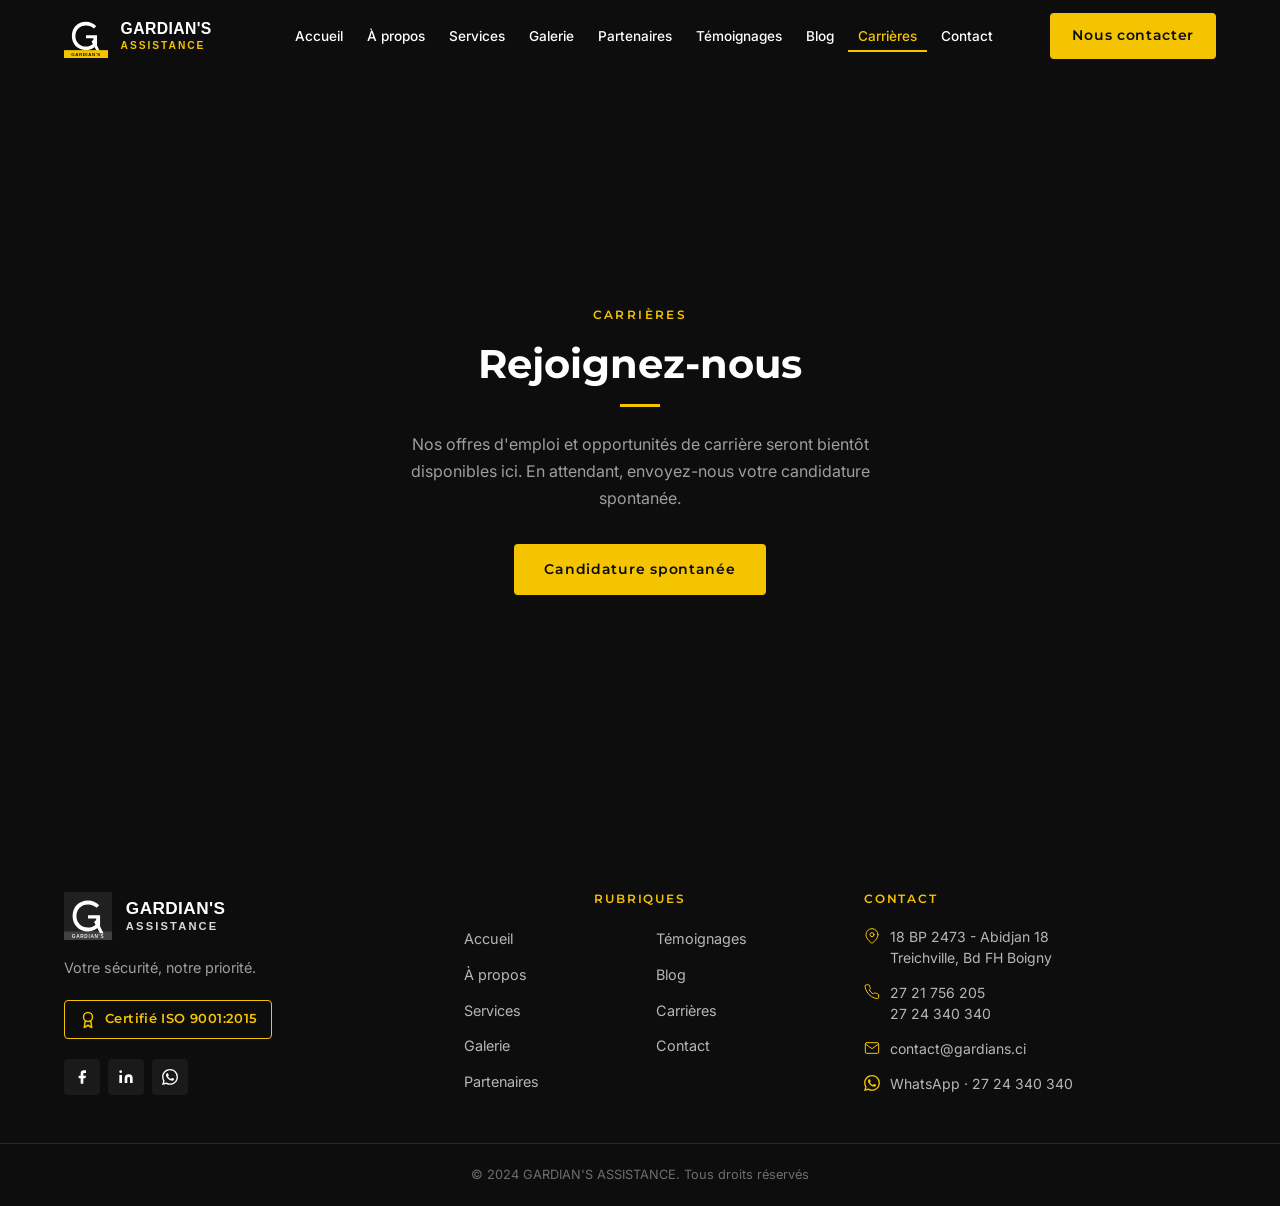
<file: carrieres.html>
<!DOCTYPE html>
<html lang="fr">
<head>
  <meta charset="UTF-8">
  <meta name="viewport" content="width=device-width, initial-scale=1.0">
  <title>Carrières - GARDIAN'S ASSISTANCE | Rejoignez notre équipe</title>
  <meta name="description" content="Rejoignez GARDIAN'S ASSISTANCE, leader de la sécurité privée en Côte d'Ivoire. 1 285 collaborateurs, une carrière avec des perspectives d'évolution.">
  <meta name="robots" content="index, follow">
  <meta name="author" content="GARDIAN'S ASSISTANCE">
  <meta name="theme-color" content="#0D0D0D">
  <link rel="canonical" href="https://gardians.ci/carrieres.html">
  <meta property="og:type" content="website">
  <meta property="og:site_name" content="GARDIAN'S ASSISTANCE">
  <meta property="og:title" content="Carrières - GARDIAN'S ASSISTANCE">
  <meta property="og:description" content="Rejoignez GARDIAN'S ASSISTANCE, leader de la sécurité privée en Côte d'Ivoire. 1 285 collaborateurs, une carrière avec des perspectives d'évolution.">
  <meta property="og:image" content="https://gardians.ci/images/og-image.jpg">
  <meta property="og:locale" content="fr_CI">
  <meta property="og:url" content="https://gardians.ci/carrieres.html">
  <meta name="twitter:card" content="summary_large_image">
  <meta name="twitter:image" content="https://gardians.ci/images/og-image.jpg">
  <link rel="icon" type="image/svg+xml" href="images/logo/gardians-logo.svg">
  <link rel="preconnect" href="https://fonts.googleapis.com">
  <link rel="preconnect" href="https://fonts.gstatic.com" crossorigin>
  <link href="https://fonts.googleapis.com/css2?family=Montserrat:wght@600;700&family=Inter:wght@400;500&display=swap" rel="stylesheet">
  <link rel="stylesheet" href="css/reset.css">
  <link rel="stylesheet" href="css/variables.css">
  <link rel="stylesheet" href="css/base.css">
  <link rel="stylesheet" href="css/components.css">
  <style>
    .coming-soon {
      background: var(--color-black); min-height: calc(100vh - 72px);
      display: flex; align-items: center; justify-content: center;
      padding-top: 72px; text-align: center;
    }
    .coming-soon__content { max-width: 480px; }
    .coming-soon__label { color: var(--color-yellow); font-family: var(--font-heading); font-weight: 600; font-size: 0.75rem; letter-spacing: 0.2em; text-transform: uppercase; display: block; margin-bottom: 16px; }
    .coming-soon h1 { color: var(--color-white); font-size: 2.5rem; margin-bottom: 16px; }
    .coming-soon p { color: rgba(255,255,255,0.6); font-size: 1rem; margin-bottom: 32px; }
    .coming-soon .section-underline { margin: 12px auto 24px; }
  </style>
</head>
<body>

  <!-- NAVIGATION -->
  <nav class="nav" id="main-nav" role="navigation" aria-label="Navigation principale">
    <div class="nav__container container">
      <a href="index.html" class="nav__brand">
        <img src="images/logo/gardians-logo.svg" alt="GARDIAN'S ASSISTANCE" class="nav__logo">
      </a>
      <button class="nav__toggle" id="nav-toggle" aria-label="Ouvrir le menu" aria-expanded="false" aria-controls="nav-menu">
        <span aria-hidden="true"></span><span aria-hidden="true"></span><span aria-hidden="true"></span>
      </button>
      <ul class="nav__menu" id="nav-menu" role="list">
        <li><a href="index.html">Accueil</a></li>
        <li><a href="a-propos.html">À propos</a></li>
        <li><a href="services.html">Services</a></li>
        <li><a href="galerie.html">Galerie</a></li>
        <li><a href="partenaires.html">Partenaires</a></li>
        <li><a href="temoignages.html">Témoignages</a></li>
        <li><a href="blog.html">Blog</a></li>
        <li><a href="carrieres.html" class="active" aria-current="page">Carrières</a></li>
        <li><a href="contact.html">Contact</a></li>
      </ul>
      <a href="contact.html" class="btn btn--primary nav__cta">Nous contacter</a>
    </div>
  </nav>

  <main>
    <section class="coming-soon">
      <div class="coming-soon__content">
        <span class="coming-soon__label">CARRIÈRES</span>
        <h1>Rejoignez-nous</h1>
        <div class="section-underline section-underline--center" aria-hidden="true"></div>
        <p>Nos offres d'emploi et opportunités de carrière seront bientôt disponibles ici. En attendant, envoyez-nous votre candidature spontanée.</p>
        <a href="contact.html" class="btn btn--primary">Candidature spontanée</a>
      </div>
    </section>
  </main>

  <!-- FOOTER -->
  <footer class="footer">
    <div class="footer__main container">
      <div class="footer__brand">
        <img src="images/logo/gardians-logo-white.svg" alt="GARDIAN'S ASSISTANCE" loading="lazy">
        <p>Votre sécurité, notre priorité.</p>
        <!-- TODO: remplacer par le logo officiel ISO 9001 fourni par le client -->
        <div class="footer__cert">
          <span class="cert-badge cert-badge--outline">
            <svg viewBox="0 0 24 24" fill="none" stroke="currentColor" stroke-width="2" stroke-linecap="round" stroke-linejoin="round" aria-hidden="true"><circle cx="12" cy="8" r="6"/><path d="M8.21 13.89 7 22l5-3 5 3-1.21-8.11"/></svg>
            Certifié ISO 9001:2015
          </span>
        </div>
        <div class="footer__socials">
          <a href="https://www.facebook.com/gardiansassistance.officiel/" aria-label="Facebook" class="footer__social-link" target="_blank" rel="noopener noreferrer"><svg width="16" height="16" viewBox="0 0 24 24" fill="currentColor" aria-hidden="true"><path d="M18 2h-3a5 5 0 0 0-5 5v3H7v4h3v8h4v-8h3l1-4h-4V7a1 1 0 0 1 1-1h3z"/></svg></a>
          <a href="https://www.linkedin.com/company/gardian-s-assistance/" aria-label="LinkedIn" class="footer__social-link" target="_blank" rel="noopener noreferrer"><svg width="16" height="16" viewBox="0 0 24 24" fill="currentColor" aria-hidden="true"><path d="M16 8a6 6 0 0 1 6 6v7h-4v-7a2 2 0 0 0-2-2 2 2 0 0 0-2 2v7h-4v-7a6 6 0 0 1 6-6zM2 9h4v12H2z"/><circle cx="4" cy="4" r="2"/></svg></a>
          <a href="https://wa.me/2252724340340" aria-label="WhatsApp" class="footer__social-link"><svg width="16" height="16" viewBox="0 0 24 24" fill="currentColor" aria-hidden="true"><path d="M17.472 14.382c-.297-.149-1.758-.867-2.03-.967-.273-.099-.471-.148-.67.15-.197.297-.767.966-.94 1.164-.173.199-.347.223-.644.075-.297-.15-1.255-.463-2.39-1.475-.883-.788-1.48-1.761-1.653-2.059-.173-.297-.018-.458.13-.606.134-.133.298-.347.446-.52.149-.174.198-.298.298-.497.099-.198.05-.371-.025-.52-.075-.149-.669-1.612-.916-2.207-.242-.579-.487-.5-.669-.51-.173-.008-.371-.01-.57-.01-.198 0-.52.074-.792.372-.272.297-1.04 1.016-1.04 2.479 0 1.462 1.065 2.875 1.213 3.074.149.198 2.096 3.2 5.077 4.487.709.306 1.262.489 1.694.625.712.227 1.36.195 1.871.118.571-.085 1.758-.719 2.006-1.413.248-.694.248-1.289.173-1.413-.074-.124-.272-.198-.57-.347m-5.421 7.403h-.004a9.87 9.87 0 0 1-5.031-1.378l-.361-.214-3.741.982.998-3.648-.235-.374a9.86 9.86 0 0 1-1.51-5.26c.001-5.45 4.436-9.884 9.888-9.884 2.64 0 5.122 1.03 6.988 2.898a9.825 9.825 0 0 1 2.893 6.994c-.003 5.45-4.437 9.884-9.885 9.884m8.413-18.297A11.815 11.815 0 0 0 12.05 0C5.495 0 .16 5.335.157 11.892c0 2.096.547 4.142 1.588 5.945L.057 24l6.305-1.654a11.882 11.882 0 0 0 5.683 1.448h.005c6.554 0 11.89-5.335 11.893-11.893a11.821 11.821 0 0 0-3.48-8.413z"/></svg></a>
        </div>
      </div>
      <nav class="footer__nav" aria-label="Navigation footer">
        <h3 class="footer__heading">Rubriques</h3>
        <ul role="list">
          <li><a href="index.html">Accueil</a></li><li><a href="a-propos.html">À propos</a></li>
          <li><a href="services.html">Services</a></li><li><a href="galerie.html">Galerie</a></li>
          <li><a href="partenaires.html">Partenaires</a></li><li><a href="temoignages.html">Témoignages</a></li>
          <li><a href="blog.html">Blog</a></li><li><a href="carrieres.html">Carrières</a></li>
          <li><a href="contact.html">Contact</a></li>
        </ul>
      </nav>
      <div class="footer__contact">
        <h3 class="footer__heading">CONTACT</h3>
        <ul role="list">
          <li><svg viewBox="0 0 24 24" fill="none" stroke="currentColor" stroke-width="1.5" stroke-linecap="round" stroke-linejoin="round" aria-hidden="true"><path d="M21 10c0 7-9 13-9 13s-9-6-9-13a9 9 0 1 1 18 0z"/><circle cx="12" cy="10" r="3"/></svg><span>18 BP 2473 - Abidjan 18<br>Treichville, Bd FH Boigny</span></li>
          <li><svg viewBox="0 0 24 24" fill="none" stroke="currentColor" stroke-width="1.5" stroke-linecap="round" stroke-linejoin="round" aria-hidden="true"><path d="M22 16.92v3a2 2 0 0 1-2.18 2 19.79 19.79 0 0 1-8.63-3.07A19.5 19.5 0 0 1 4.69 12 19.79 19.79 0 0 1 1.61 3.41 2 2 0 0 1 3.6 1.21h3a2 2 0 0 1 2 1.72 12.84 12.84 0 0 0 .7 2.81 2 2 0 0 1-.45 2.11L7.91 8.91a16 16 0 0 0 6 6l.92-.92a2 2 0 0 1 2.11-.45 12.84 12.84 0 0 0 2.81.7A2 2 0 0 1 21.72 16.92z"/></svg><span>27 21 756 205<br>27 24 340 340</span></li>
          <li><svg viewBox="0 0 24 24" fill="none" stroke="currentColor" stroke-width="1.5" stroke-linecap="round" stroke-linejoin="round" aria-hidden="true"><path d="M4 4h16c1.1 0 2 .9 2 2v12c0 1.1-.9 2-2 2H4c-1.1 0-2-.9-2-2V6c0-1.1.9-2 2-2z"/><polyline points="22,6 12,13 2,6"/></svg><span><a href="mailto:contact@gardians.ci">contact@gardians.ci</a></span></li>
          <li><svg viewBox="0 0 24 24" fill="currentColor" aria-hidden="true"><path d="M17.472 14.382c-.297-.149-1.758-.867-2.03-.967-.273-.099-.471-.148-.67.15-.197.297-.767.966-.94 1.164-.173.199-.347.223-.644.075-.297-.15-1.255-.463-2.39-1.475-.883-.788-1.48-1.761-1.653-2.059-.173-.297-.018-.458.13-.606.134-.133.298-.347.446-.52.149-.174.198-.298.298-.497.099-.198.05-.371-.025-.52-.075-.149-.669-1.612-.916-2.207-.242-.579-.487-.5-.669-.51-.173-.008-.371-.01-.57-.01-.198 0-.52.074-.792.372-.272.297-1.04 1.016-1.04 2.479 0 1.462 1.065 2.875 1.213 3.074.149.198 2.096 3.2 5.077 4.487.709.306 1.262.489 1.694.625.712.227 1.36.195 1.871.118.571-.085 1.758-.719 2.006-1.413.248-.694.248-1.289.173-1.413-.074-.124-.272-.198-.57-.347m-5.421 7.403h-.004a9.87 9.87 0 0 1-5.031-1.378l-.361-.214-3.741.982.998-3.648-.235-.374a9.86 9.86 0 0 1-1.51-5.26c.001-5.45 4.436-9.884 9.888-9.884 2.64 0 5.122 1.03 6.988 2.898a9.825 9.825 0 0 1 2.893 6.994c-.003 5.45-4.437 9.884-9.885 9.884m8.413-18.297A11.815 11.815 0 0 0 12.05 0C5.495 0 .16 5.335.157 11.892c0 2.096.547 4.142 1.588 5.945L.057 24l6.305-1.654a11.882 11.882 0 0 0 5.683 1.448h.005c6.554 0 11.89-5.335 11.893-11.893a11.821 11.821 0 0 0-3.48-8.413z"/></svg><span><a href="https://wa.me/2252724340340">WhatsApp · 27 24 340 340</a></span></li>
        </ul>
      </div>
    </div>
    <div class="footer__bottom"><p>© 2024 GARDIAN'S ASSISTANCE. Tous droits réservés</p></div>
  </footer>

  <script src="js/nav.js"></script>
</body>
</html>
</file>
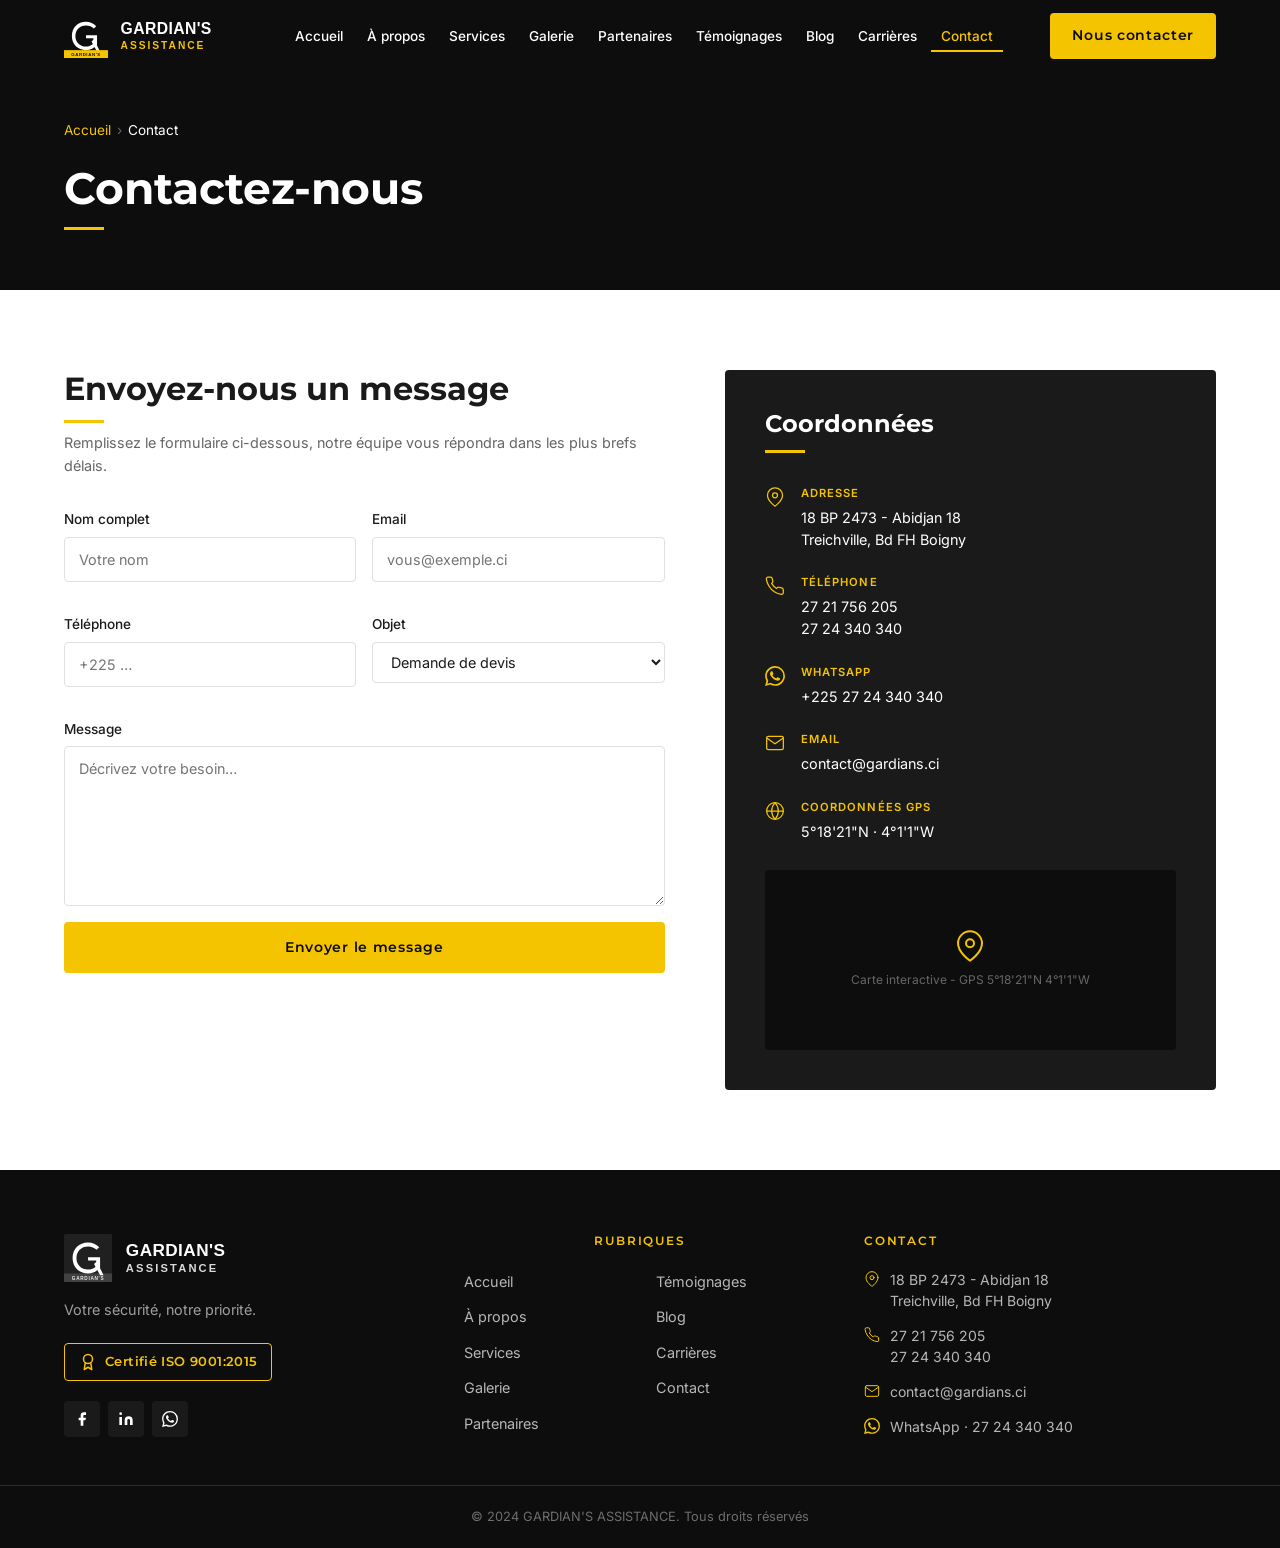
<file: contact.html>
<!DOCTYPE html>
<html lang="fr">
<head>
  <meta charset="UTF-8">
  <meta name="viewport" content="width=device-width, initial-scale=1.0">
  <title>Contact - GARDIAN'S ASSISTANCE | Demande de devis, Treichville Abidjan</title>
  <meta name="description" content="Contactez GARDIAN'S ASSISTANCE pour un devis de gardiennage, vidéosurveillance ou protection. Treichville, Abidjan. Tél : 27 21 756 205. Email : contact@gardians.ci.">
  <meta name="robots" content="index, follow">
  <meta name="author" content="GARDIAN'S ASSISTANCE">
  <meta name="theme-color" content="#0D0D0D">
  <link rel="canonical" href="https://gardians.ci/contact.html">
  <meta property="og:type" content="website">
  <meta property="og:site_name" content="GARDIAN'S ASSISTANCE">
  <meta property="og:title" content="Contact - GARDIAN'S ASSISTANCE | Demande de devis">
  <meta property="og:description" content="Contactez GARDIAN'S ASSISTANCE pour un devis. Treichville, Abidjan. Tél : 27 21 756 205. Email : contact@gardians.ci.">
  <meta property="og:image" content="https://gardians.ci/images/og-image.jpg">
  <meta property="og:locale" content="fr_CI">
  <meta property="og:url" content="https://gardians.ci/contact.html">
  <meta name="twitter:card" content="summary_large_image">
  <meta name="twitter:image" content="https://gardians.ci/images/og-image.jpg">
  <link rel="icon" type="image/svg+xml" href="images/logo/gardians-logo.svg">
  <link rel="preconnect" href="https://fonts.googleapis.com">
  <link rel="preconnect" href="https://fonts.gstatic.com" crossorigin>
  <link href="https://fonts.googleapis.com/css2?family=Montserrat:wght@600;700&family=Inter:wght@400;500&display=swap" rel="stylesheet">
  <link rel="stylesheet" href="css/reset.css">
  <link rel="stylesheet" href="css/variables.css">
  <link rel="stylesheet" href="css/base.css">
  <link rel="stylesheet" href="css/components.css">
  <link rel="stylesheet" href="css/pages/contact.css">
</head>
<body>

  <!-- NAVIGATION -->
  <nav class="nav" id="main-nav" role="navigation" aria-label="Navigation principale">
    <div class="nav__container container">
      <a href="index.html" class="nav__brand">
        <img src="images/logo/gardians-logo.svg" alt="GARDIAN'S ASSISTANCE" class="nav__logo">
      </a>
      <button class="nav__toggle" id="nav-toggle" aria-label="Ouvrir le menu" aria-expanded="false" aria-controls="nav-menu">
        <span aria-hidden="true"></span><span aria-hidden="true"></span><span aria-hidden="true"></span>
      </button>
      <ul class="nav__menu" id="nav-menu" role="list">
        <li><a href="index.html">Accueil</a></li>
        <li><a href="a-propos.html">À propos</a></li>
        <li><a href="services.html">Services</a></li>
        <li><a href="galerie.html">Galerie</a></li>
        <li><a href="partenaires.html">Partenaires</a></li>
        <li><a href="temoignages.html">Témoignages</a></li>
        <li><a href="blog.html">Blog</a></li>
        <li><a href="carrieres.html">Carrières</a></li>
        <li><a href="contact.html" class="active" aria-current="page">Contact</a></li>
      </ul>
      <a href="contact.html" class="btn btn--primary nav__cta">Nous contacter</a>
    </div>
  </nav>

  <main>

    <!-- PAGE HERO -->
    <section class="page-hero">
      <div class="container">
        <nav class="breadcrumb" aria-label="Fil d'Ariane">
          <a href="index.html">Accueil</a>
          <span aria-hidden="true"> › </span>
          <span aria-current="page">Contact</span>
        </nav>
        <h1>Contactez-nous</h1>
        <div class="section-underline" aria-hidden="true"></div>
      </div>
    </section>

    <!-- CONTACT SECTION -->
    <section class="section-contact">
      <div class="container section-contact__inner">

        <!-- Left: Form -->
        <div class="contact-form-wrapper">
          <h2>Envoyez-nous un message</h2>
          <div class="section-underline" style="margin-bottom: 8px;" aria-hidden="true"></div>
          <p class="contact-form__subtitle">Remplissez le formulaire ci-dessous, notre équipe vous répondra dans les plus brefs délais.</p>

          <form class="contact-form" id="contact-form" novalidate>
            <div class="form-row">
              <div class="form-group">
                <label for="nom">Nom complet</label>
                <input type="text" id="nom" name="nom" placeholder="Votre nom" required autocomplete="name">
              </div>
              <div class="form-group">
                <label for="email">Email</label>
                <input type="email" id="email" name="email" placeholder="vous@exemple.ci" required autocomplete="email">
              </div>
            </div>

            <div class="form-row">
              <div class="form-group">
                <label for="telephone">Téléphone</label>
                <input type="tel" id="telephone" name="telephone" placeholder="+225 …" autocomplete="tel">
              </div>
              <div class="form-group">
                <label for="objet">Objet</label>
                <select id="objet" name="objet">
                  <option value="devis">Demande de devis</option>
                  <option value="information">Demande d'information</option>
                  <option value="reclamation">Réclamation</option>
                  <option value="autre">Autre</option>
                </select>
              </div>
            </div>

            <div class="form-group">
              <label for="message">Message</label>
              <textarea id="message" name="message" rows="6" placeholder="Décrivez votre besoin…" required></textarea>
            </div>

            <button type="submit" class="btn btn--primary btn--full">Envoyer le message</button>
            <div class="form-status" id="form-status" role="alert" aria-live="polite"></div>
          </form>
        </div>

        <!-- Right: Contact info card -->
        <div class="contact-info-card">
          <h2>Coordonnées</h2>
          <div class="section-underline" aria-hidden="true"></div>

          <ul class="contact-info-list" role="list">
            <li class="contact-info-item">
              <span class="contact-info-item__icon" aria-hidden="true">
                <svg viewBox="0 0 24 24" fill="none" stroke="currentColor" stroke-width="1.5" stroke-linecap="round" stroke-linejoin="round"><path d="M21 10c0 7-9 13-9 13s-9-6-9-13a9 9 0 1 1 18 0z"/><circle cx="12" cy="10" r="3"/></svg>
              </span>
              <div>
                <span class="contact-info-item__label">Adresse</span>
                <span class="contact-info-item__value">18 BP 2473 - Abidjan 18<br>Treichville, Bd FH Boigny</span>
              </div>
            </li>
            <li class="contact-info-item">
              <span class="contact-info-item__icon" aria-hidden="true">
                <svg viewBox="0 0 24 24" fill="none" stroke="currentColor" stroke-width="1.5" stroke-linecap="round" stroke-linejoin="round"><path d="M22 16.92v3a2 2 0 0 1-2.18 2 19.79 19.79 0 0 1-8.63-3.07A19.5 19.5 0 0 1 4.69 12 19.79 19.79 0 0 1 1.61 3.41 2 2 0 0 1 3.6 1.21h3a2 2 0 0 1 2 1.72 12.84 12.84 0 0 0 .7 2.81 2 2 0 0 1-.45 2.11L7.91 8.91a16 16 0 0 0 6 6l.92-.92a2 2 0 0 1 2.11-.45 12.84 12.84 0 0 0 2.81.7A2 2 0 0 1 21.72 16.92z"/></svg>
              </span>
              <div>
                <span class="contact-info-item__label">Téléphone</span>
                <a href="tel:+2252721756205" class="contact-info-item__value">27 21 756 205</a>
                <a href="tel:+2252724340340" class="contact-info-item__value">27 24 340 340</a>
              </div>
            </li>
            <li class="contact-info-item">
              <span class="contact-info-item__icon" aria-hidden="true">
                <svg viewBox="0 0 24 24" fill="currentColor"><path d="M17.472 14.382c-.297-.149-1.758-.867-2.03-.967-.273-.099-.471-.148-.67.15-.197.297-.767.966-.94 1.164-.173.199-.347.223-.644.075-.297-.15-1.255-.463-2.39-1.475-.883-.788-1.48-1.761-1.653-2.059-.173-.297-.018-.458.13-.606.134-.133.298-.347.446-.52.149-.174.198-.298.298-.497.099-.198.05-.371-.025-.52-.075-.149-.669-1.612-.916-2.207-.242-.579-.487-.5-.669-.51-.173-.008-.371-.01-.57-.01-.198 0-.52.074-.792.372-.272.297-1.04 1.016-1.04 2.479 0 1.462 1.065 2.875 1.213 3.074.149.198 2.096 3.2 5.077 4.487.709.306 1.262.489 1.694.625.712.227 1.36.195 1.871.118.571-.085 1.758-.719 2.006-1.413.248-.694.248-1.289.173-1.413-.074-.124-.272-.198-.57-.347m-5.421 7.403h-.004a9.87 9.87 0 0 1-5.031-1.378l-.361-.214-3.741.982.998-3.648-.235-.374a9.86 9.86 0 0 1-1.51-5.26c.001-5.45 4.436-9.884 9.888-9.884 2.64 0 5.122 1.03 6.988 2.898a9.825 9.825 0 0 1 2.893 6.994c-.003 5.45-4.437 9.884-9.885 9.884m8.413-18.297A11.815 11.815 0 0 0 12.05 0C5.495 0 .16 5.335.157 11.892c0 2.096.547 4.142 1.588 5.945L.057 24l6.305-1.654a11.882 11.882 0 0 0 5.683 1.448h.005c6.554 0 11.89-5.335 11.893-11.893a11.821 11.821 0 0 0-3.48-8.413z"/></svg>
              </span>
              <div>
                <span class="contact-info-item__label">WhatsApp</span>
                <a href="https://wa.me/2252724340340" class="contact-info-item__value">+225 27 24 340 340</a>
              </div>
            </li>
            <li class="contact-info-item">
              <span class="contact-info-item__icon" aria-hidden="true">
                <svg viewBox="0 0 24 24" fill="none" stroke="currentColor" stroke-width="1.5" stroke-linecap="round" stroke-linejoin="round"><path d="M4 4h16c1.1 0 2 .9 2 2v12c0 1.1-.9 2-2 2H4c-1.1 0-2-.9-2-2V6c0-1.1.9-2 2-2z"/><polyline points="22,6 12,13 2,6"/></svg>
              </span>
              <div>
                <span class="contact-info-item__label">Email</span>
                <a href="mailto:contact@gardians.ci" class="contact-info-item__value">contact@gardians.ci</a>
              </div>
            </li>
            <li class="contact-info-item">
              <span class="contact-info-item__icon" aria-hidden="true">
                <svg viewBox="0 0 24 24" fill="none" stroke="currentColor" stroke-width="1.5" stroke-linecap="round" stroke-linejoin="round"><circle cx="12" cy="12" r="10"/><line x1="2" y1="12" x2="22" y2="12"/><path d="M12 2a15.3 15.3 0 0 1 4 10 15.3 15.3 0 0 1-4 10 15.3 15.3 0 0 1-4-10 15.3 15.3 0 0 1 4-10z"/></svg>
              </span>
              <div>
                <span class="contact-info-item__label">Coordonnées GPS</span>
                <span class="contact-info-item__value">5°18'21"N · 4°1'1"W</span>
              </div>
            </li>
          </ul>

          <div class="contact-map-placeholder" role="img" aria-label="Carte - Treichville, Bd FH Boigny, Abidjan">
            <svg width="32" height="32" viewBox="0 0 24 24" fill="none" stroke="currentColor" stroke-width="1.5" stroke-linecap="round" stroke-linejoin="round" aria-hidden="true">
              <path d="M21 10c0 7-9 13-9 13s-9-6-9-13a9 9 0 1 1 18 0z"/>
              <circle cx="12" cy="10" r="3"/>
            </svg>
            <p>Carte interactive - GPS 5°18'21"N 4°1'1"W</p>
          </div>
        </div>

      </div>
    </section>

  </main>

  <!-- FOOTER -->
  <footer class="footer">
    <div class="footer__main container">
      <div class="footer__brand">
        <img src="images/logo/gardians-logo-white.svg" alt="GARDIAN'S ASSISTANCE" loading="lazy">
        <p>Votre sécurité, notre priorité.</p>
        <!-- TODO: remplacer par le logo officiel ISO 9001 fourni par le client -->
        <div class="footer__cert">
          <span class="cert-badge cert-badge--outline">
            <svg viewBox="0 0 24 24" fill="none" stroke="currentColor" stroke-width="2" stroke-linecap="round" stroke-linejoin="round" aria-hidden="true"><circle cx="12" cy="8" r="6"/><path d="M8.21 13.89 7 22l5-3 5 3-1.21-8.11"/></svg>
            Certifié ISO 9001:2015
          </span>
        </div>
        <div class="footer__socials">
          <a href="https://www.facebook.com/gardiansassistance.officiel/" aria-label="Facebook" class="footer__social-link" target="_blank" rel="noopener noreferrer"><svg width="16" height="16" viewBox="0 0 24 24" fill="currentColor" aria-hidden="true"><path d="M18 2h-3a5 5 0 0 0-5 5v3H7v4h3v8h4v-8h3l1-4h-4V7a1 1 0 0 1 1-1h3z"/></svg></a>
          <a href="https://www.linkedin.com/company/gardian-s-assistance/" aria-label="LinkedIn" class="footer__social-link" target="_blank" rel="noopener noreferrer"><svg width="16" height="16" viewBox="0 0 24 24" fill="currentColor" aria-hidden="true"><path d="M16 8a6 6 0 0 1 6 6v7h-4v-7a2 2 0 0 0-2-2 2 2 0 0 0-2 2v7h-4v-7a6 6 0 0 1 6-6zM2 9h4v12H2z"/><circle cx="4" cy="4" r="2"/></svg></a>
          <a href="https://wa.me/2252724340340" aria-label="WhatsApp" class="footer__social-link"><svg width="16" height="16" viewBox="0 0 24 24" fill="currentColor" aria-hidden="true"><path d="M17.472 14.382c-.297-.149-1.758-.867-2.03-.967-.273-.099-.471-.148-.67.15-.197.297-.767.966-.94 1.164-.173.199-.347.223-.644.075-.297-.15-1.255-.463-2.39-1.475-.883-.788-1.48-1.761-1.653-2.059-.173-.297-.018-.458.13-.606.134-.133.298-.347.446-.52.149-.174.198-.298.298-.497.099-.198.05-.371-.025-.52-.075-.149-.669-1.612-.916-2.207-.242-.579-.487-.5-.669-.51-.173-.008-.371-.01-.57-.01-.198 0-.52.074-.792.372-.272.297-1.04 1.016-1.04 2.479 0 1.462 1.065 2.875 1.213 3.074.149.198 2.096 3.2 5.077 4.487.709.306 1.262.489 1.694.625.712.227 1.36.195 1.871.118.571-.085 1.758-.719 2.006-1.413.248-.694.248-1.289.173-1.413-.074-.124-.272-.198-.57-.347m-5.421 7.403h-.004a9.87 9.87 0 0 1-5.031-1.378l-.361-.214-3.741.982.998-3.648-.235-.374a9.86 9.86 0 0 1-1.51-5.26c.001-5.45 4.436-9.884 9.888-9.884 2.64 0 5.122 1.03 6.988 2.898a9.825 9.825 0 0 1 2.893 6.994c-.003 5.45-4.437 9.884-9.885 9.884m8.413-18.297A11.815 11.815 0 0 0 12.05 0C5.495 0 .16 5.335.157 11.892c0 2.096.547 4.142 1.588 5.945L.057 24l6.305-1.654a11.882 11.882 0 0 0 5.683 1.448h.005c6.554 0 11.89-5.335 11.893-11.893a11.821 11.821 0 0 0-3.48-8.413z"/></svg></a>
        </div>
      </div>
      <nav class="footer__nav" aria-label="Navigation footer">
        <h3 class="footer__heading">Rubriques</h3>
        <ul role="list">
          <li><a href="index.html">Accueil</a></li>
          <li><a href="a-propos.html">À propos</a></li>
          <li><a href="services.html">Services</a></li>
          <li><a href="galerie.html">Galerie</a></li>
          <li><a href="partenaires.html">Partenaires</a></li>
          <li><a href="temoignages.html">Témoignages</a></li>
          <li><a href="blog.html">Blog</a></li>
          <li><a href="carrieres.html">Carrières</a></li>
          <li><a href="contact.html">Contact</a></li>
        </ul>
      </nav>
      <div class="footer__contact">
        <h3 class="footer__heading">CONTACT</h3>
        <ul role="list">
          <li><svg viewBox="0 0 24 24" fill="none" stroke="currentColor" stroke-width="1.5" stroke-linecap="round" stroke-linejoin="round" aria-hidden="true"><path d="M21 10c0 7-9 13-9 13s-9-6-9-13a9 9 0 1 1 18 0z"/><circle cx="12" cy="10" r="3"/></svg><span>18 BP 2473 - Abidjan 18<br>Treichville, Bd FH Boigny</span></li>
          <li><svg viewBox="0 0 24 24" fill="none" stroke="currentColor" stroke-width="1.5" stroke-linecap="round" stroke-linejoin="round" aria-hidden="true"><path d="M22 16.92v3a2 2 0 0 1-2.18 2 19.79 19.79 0 0 1-8.63-3.07A19.5 19.5 0 0 1 4.69 12 19.79 19.79 0 0 1 1.61 3.41 2 2 0 0 1 3.6 1.21h3a2 2 0 0 1 2 1.72 12.84 12.84 0 0 0 .7 2.81 2 2 0 0 1-.45 2.11L7.91 8.91a16 16 0 0 0 6 6l.92-.92a2 2 0 0 1 2.11-.45 12.84 12.84 0 0 0 2.81.7A2 2 0 0 1 21.72 16.92z"/></svg><span>27 21 756 205<br>27 24 340 340</span></li>
          <li><svg viewBox="0 0 24 24" fill="none" stroke="currentColor" stroke-width="1.5" stroke-linecap="round" stroke-linejoin="round" aria-hidden="true"><path d="M4 4h16c1.1 0 2 .9 2 2v12c0 1.1-.9 2-2 2H4c-1.1 0-2-.9-2-2V6c0-1.1.9-2 2-2z"/><polyline points="22,6 12,13 2,6"/></svg><span><a href="mailto:contact@gardians.ci">contact@gardians.ci</a></span></li>
          <li><svg viewBox="0 0 24 24" fill="currentColor" aria-hidden="true"><path d="M17.472 14.382c-.297-.149-1.758-.867-2.03-.967-.273-.099-.471-.148-.67.15-.197.297-.767.966-.94 1.164-.173.199-.347.223-.644.075-.297-.15-1.255-.463-2.39-1.475-.883-.788-1.48-1.761-1.653-2.059-.173-.297-.018-.458.13-.606.134-.133.298-.347.446-.52.149-.174.198-.298.298-.497.099-.198.05-.371-.025-.52-.075-.149-.669-1.612-.916-2.207-.242-.579-.487-.5-.669-.51-.173-.008-.371-.01-.57-.01-.198 0-.52.074-.792.372-.272.297-1.04 1.016-1.04 2.479 0 1.462 1.065 2.875 1.213 3.074.149.198 2.096 3.2 5.077 4.487.709.306 1.262.489 1.694.625.712.227 1.36.195 1.871.118.571-.085 1.758-.719 2.006-1.413.248-.694.248-1.289.173-1.413-.074-.124-.272-.198-.57-.347m-5.421 7.403h-.004a9.87 9.87 0 0 1-5.031-1.378l-.361-.214-3.741.982.998-3.648-.235-.374a9.86 9.86 0 0 1-1.51-5.26c.001-5.45 4.436-9.884 9.888-9.884 2.64 0 5.122 1.03 6.988 2.898a9.825 9.825 0 0 1 2.893 6.994c-.003 5.45-4.437 9.884-9.885 9.884m8.413-18.297A11.815 11.815 0 0 0 12.05 0C5.495 0 .16 5.335.157 11.892c0 2.096.547 4.142 1.588 5.945L.057 24l6.305-1.654a11.882 11.882 0 0 0 5.683 1.448h.005c6.554 0 11.89-5.335 11.893-11.893a11.821 11.821 0 0 0-3.48-8.413z"/></svg><span><a href="https://wa.me/2252724340340">WhatsApp · 27 24 340 340</a></span></li>
        </ul>
      </div>
    </div>
    <div class="footer__bottom">
      <p>© 2024 GARDIAN'S ASSISTANCE. Tous droits réservés</p>
    </div>
  </footer>

  <script src="js/nav.js"></script>
  <script src="js/contact-form.js"></script>
</body>
</html>
</file>
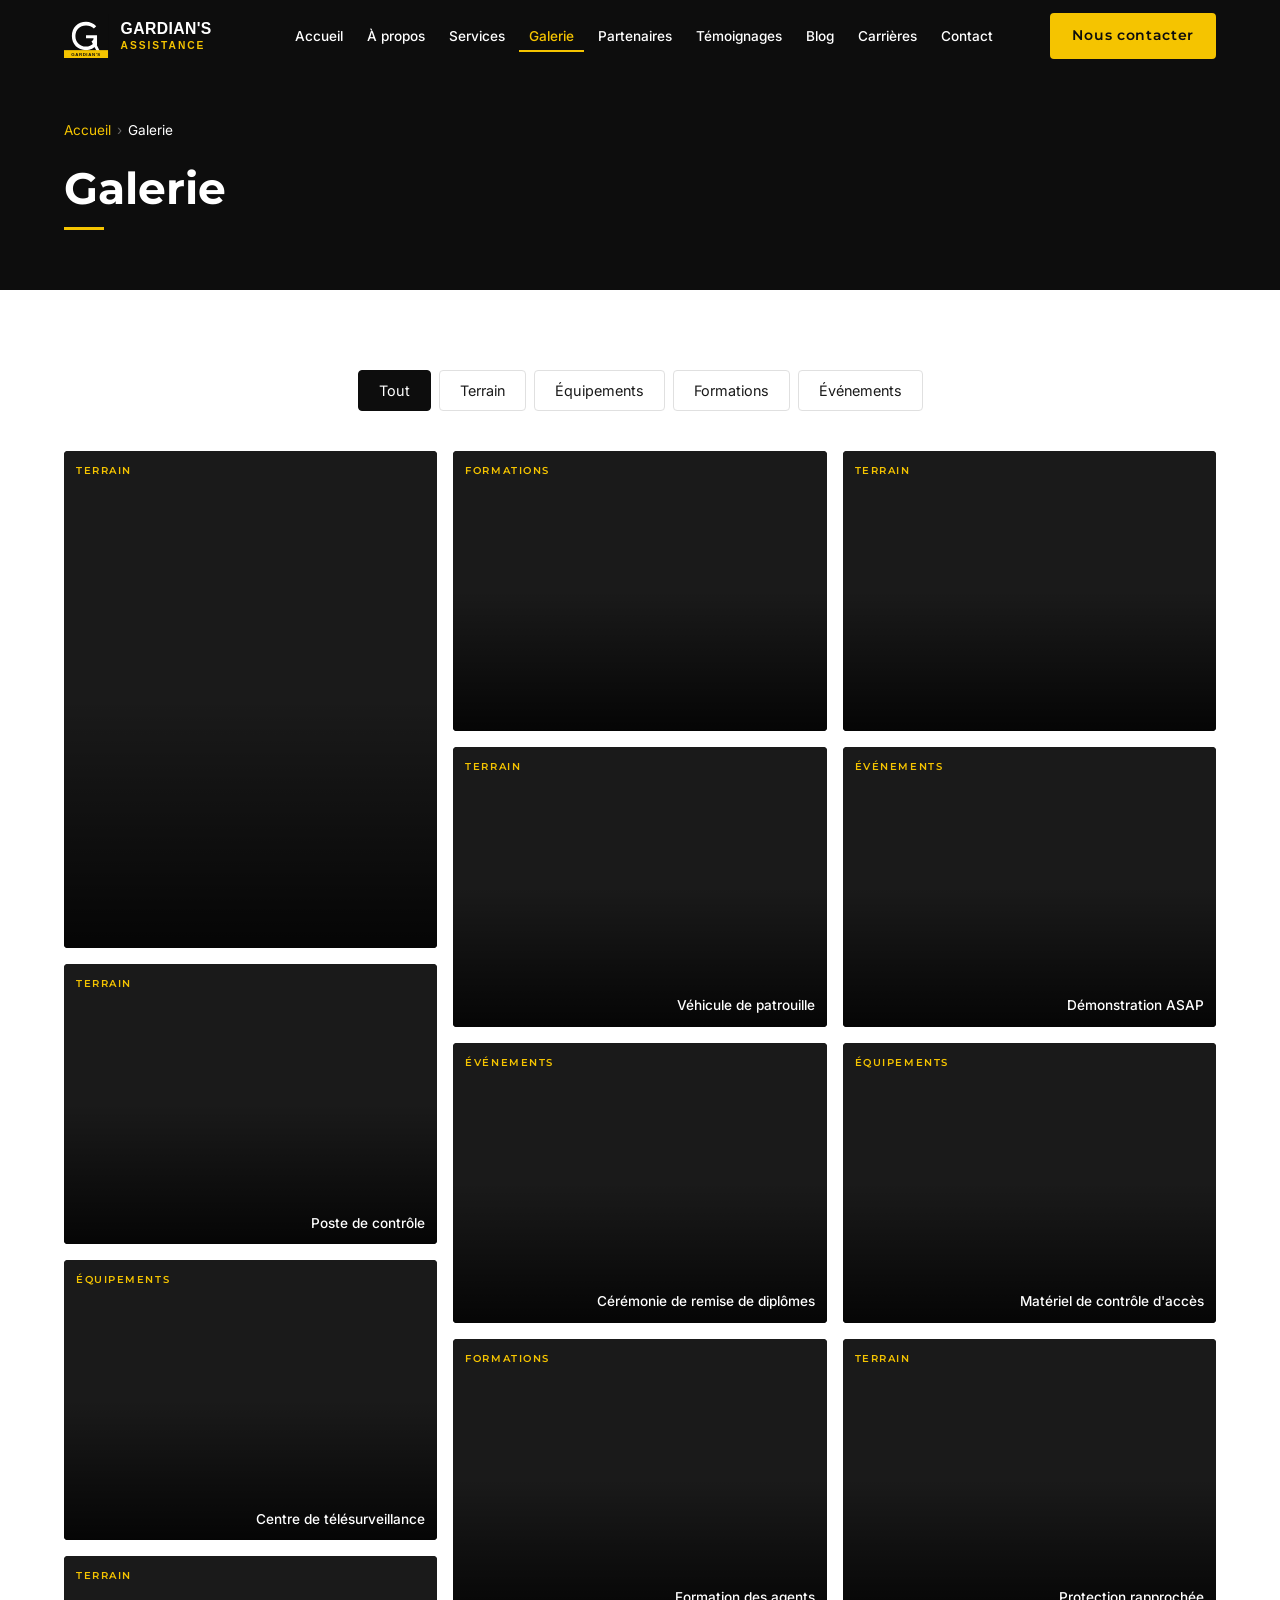
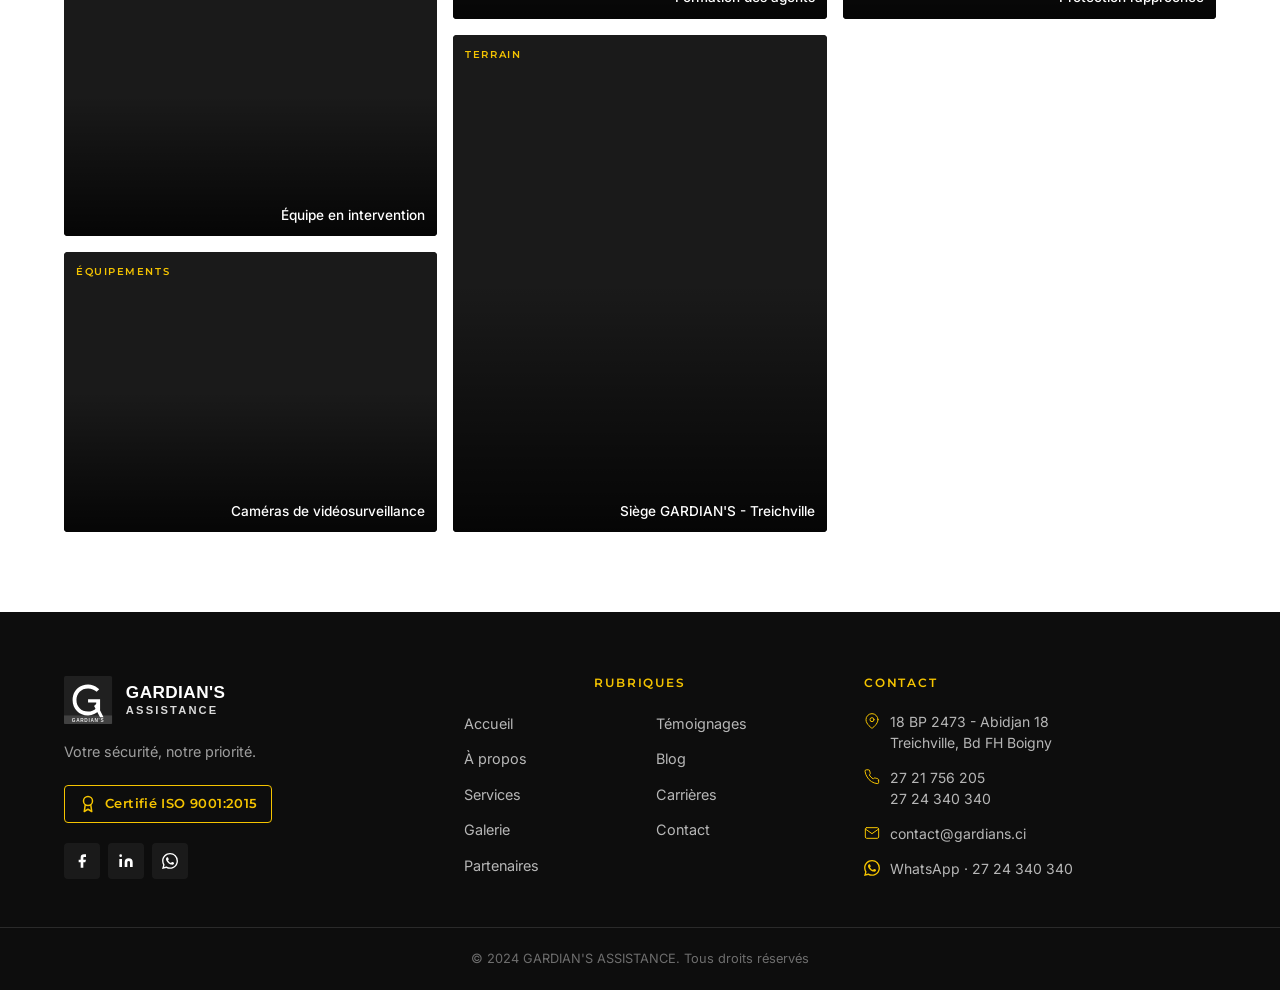
<file: galerie.html>
<!DOCTYPE html>
<html lang="fr">
<head>
  <meta charset="UTF-8">
  <meta name="viewport" content="width=device-width, initial-scale=1.0">
  <title>Galerie - GARDIAN'S ASSISTANCE | Équipes, Équipements, Formations, Événements</title>
  <meta name="description" content="Découvrez nos équipes sur le terrain, nos équipements de sécurité, nos formations et événements. Photos authentiques de GARDIAN'S ASSISTANCE en Côte d'Ivoire.">
  <meta name="robots" content="index, follow">
  <meta name="author" content="GARDIAN'S ASSISTANCE">
  <meta name="theme-color" content="#0D0D0D">
  <link rel="canonical" href="https://gardians.ci/galerie.html">
  <meta property="og:type" content="website">
  <meta property="og:site_name" content="GARDIAN'S ASSISTANCE">
  <meta property="og:title" content="Galerie - GARDIAN'S ASSISTANCE">
  <meta property="og:description" content="Équipes sur le terrain, équipements de sécurité, formations et événements en Côte d'Ivoire.">
  <meta property="og:image" content="https://gardians.ci/images/og-image.jpg">
  <meta property="og:locale" content="fr_CI">
  <meta property="og:url" content="https://gardians.ci/galerie.html">
  <meta name="twitter:card" content="summary_large_image">
  <meta name="twitter:image" content="https://gardians.ci/images/og-image.jpg">
  <link rel="icon" type="image/svg+xml" href="images/logo/gardians-logo.svg">
  <link rel="preconnect" href="https://fonts.googleapis.com">
  <link rel="preconnect" href="https://fonts.gstatic.com" crossorigin>
  <link href="https://fonts.googleapis.com/css2?family=Montserrat:wght@600;700&family=Inter:wght@400;500&display=swap" rel="stylesheet">
  <link rel="stylesheet" href="css/reset.css">
  <link rel="stylesheet" href="css/variables.css">
  <link rel="stylesheet" href="css/base.css">
  <link rel="stylesheet" href="css/components.css">
  <link rel="stylesheet" href="css/pages/gallery.css">
</head>
<body>

  <!-- NAVIGATION -->
  <nav class="nav" id="main-nav" role="navigation" aria-label="Navigation principale">
    <div class="nav__container container">
      <a href="index.html" class="nav__brand">
        <img src="images/logo/gardians-logo.svg" alt="GARDIAN'S ASSISTANCE" class="nav__logo">
      </a>
      <button class="nav__toggle" id="nav-toggle" aria-label="Ouvrir le menu" aria-expanded="false" aria-controls="nav-menu">
        <span aria-hidden="true"></span><span aria-hidden="true"></span><span aria-hidden="true"></span>
      </button>
      <ul class="nav__menu" id="nav-menu" role="list">
        <li><a href="index.html">Accueil</a></li>
        <li><a href="a-propos.html">À propos</a></li>
        <li><a href="services.html">Services</a></li>
        <li><a href="galerie.html" class="active" aria-current="page">Galerie</a></li>
        <li><a href="partenaires.html">Partenaires</a></li>
        <li><a href="temoignages.html">Témoignages</a></li>
        <li><a href="blog.html">Blog</a></li>
        <li><a href="carrieres.html">Carrières</a></li>
        <li><a href="contact.html">Contact</a></li>
      </ul>
      <a href="contact.html" class="btn btn--primary nav__cta">Nous contacter</a>
    </div>
  </nav>

  <main>

    <!-- PAGE HERO -->
    <section class="page-hero">
      <div class="container">
        <nav class="breadcrumb" aria-label="Fil d'Ariane">
          <a href="index.html">Accueil</a>
          <span aria-hidden="true"> › </span>
          <span aria-current="page">Galerie</span>
        </nav>
        <h1>Galerie</h1>
        <div class="section-underline" aria-hidden="true"></div>
      </div>
    </section>

    <!-- GALLERY SECTION -->
    <section class="section-gallery">
      <div class="container">

        <!-- Filter tabs -->
        <div class="gallery-filters" role="tablist" aria-label="Filtrer la galerie">
          <button class="gallery-filter gallery-filter--active" data-filter="all" role="tab" aria-selected="true">Tout</button>
          <button class="gallery-filter" data-filter="terrain" role="tab" aria-selected="false">Terrain</button>
          <button class="gallery-filter" data-filter="equipements" role="tab" aria-selected="false">Équipements</button>
          <button class="gallery-filter" data-filter="formations" role="tab" aria-selected="false">Formations</button>
          <button class="gallery-filter" data-filter="evenements" role="tab" aria-selected="false">Événements</button>
        </div>

        <!-- Masonry grid -->
        <!-- AI-generated, to be reviewed by client -->
        <div class="gallery-grid" id="gallery-grid" role="list">

          <div class="gallery-item" data-category="terrain" role="listitem">
            <div class="gallery-item__img-wrapper">
              <div class="gallery-item__placeholder gallery-item__placeholder--tall" role="img" aria-label="Photo terrain GARDIAN'S ASSISTANCE"></div>
            </div>
            <div class="gallery-item__overlay" aria-hidden="true">
              <span class="gallery-item__category">TERRAIN</span>
              <span class="gallery-item__title"></span>
            </div>
          </div>

          <div class="gallery-item" data-category="terrain" role="listitem">
            <div class="gallery-item__img-wrapper">
              <div class="gallery-item__placeholder gallery-item__placeholder--normal" role="img" aria-label="Poste de contrôle"></div>
            </div>
            <div class="gallery-item__overlay" aria-hidden="true">
              <span class="gallery-item__category">TERRAIN</span>
              <span class="gallery-item__title">Poste de contrôle</span>
            </div>
          </div>

          <div class="gallery-item" data-category="equipements" role="listitem">
            <div class="gallery-item__img-wrapper">
              <div class="gallery-item__placeholder gallery-item__placeholder--normal" role="img" aria-label="Centre de télésurveillance"></div>
            </div>
            <div class="gallery-item__overlay" aria-hidden="true">
              <span class="gallery-item__category">ÉQUIPEMENTS</span>
              <span class="gallery-item__title">Centre de télésurveillance</span>
            </div>
          </div>

          <div class="gallery-item" data-category="terrain" role="listitem">
            <div class="gallery-item__img-wrapper">
              <div class="gallery-item__placeholder gallery-item__placeholder--normal" role="img" aria-label="Équipe en intervention"></div>
            </div>
            <div class="gallery-item__overlay" aria-hidden="true">
              <span class="gallery-item__category">TERRAIN</span>
              <span class="gallery-item__title">Équipe en intervention</span>
            </div>
          </div>

          <div class="gallery-item" data-category="equipements" role="listitem">
            <div class="gallery-item__img-wrapper">
              <div class="gallery-item__placeholder gallery-item__placeholder--normal" role="img" aria-label="Caméras de vidéosurveillance"></div>
            </div>
            <div class="gallery-item__overlay" aria-hidden="true">
              <span class="gallery-item__category">ÉQUIPEMENTS</span>
              <span class="gallery-item__title">Caméras de vidéosurveillance</span>
            </div>
          </div>

          <div class="gallery-item" data-category="formations" role="listitem">
            <div class="gallery-item__img-wrapper">
              <div class="gallery-item__placeholder gallery-item__placeholder--normal" role="img" aria-label="Formation agents GARDIAN'S"></div>
            </div>
            <div class="gallery-item__overlay" aria-hidden="true">
              <span class="gallery-item__category">FORMATIONS</span>
              <span class="gallery-item__title"></span>
            </div>
          </div>

          <div class="gallery-item" data-category="terrain" role="listitem">
            <div class="gallery-item__img-wrapper">
              <div class="gallery-item__placeholder gallery-item__placeholder--normal" role="img" aria-label="Véhicule de patrouille"></div>
            </div>
            <div class="gallery-item__overlay" aria-hidden="true">
              <span class="gallery-item__category">TERRAIN</span>
              <span class="gallery-item__title">Véhicule de patrouille</span>
            </div>
          </div>

          <div class="gallery-item" data-category="evenements" role="listitem">
            <div class="gallery-item__img-wrapper">
              <div class="gallery-item__placeholder gallery-item__placeholder--normal" role="img" aria-label="Cérémonie de remise de diplômes"></div>
            </div>
            <div class="gallery-item__overlay" aria-hidden="true">
              <span class="gallery-item__category">ÉVÉNEMENTS</span>
              <span class="gallery-item__title">Cérémonie de remise de diplômes</span>
            </div>
          </div>

          <div class="gallery-item" data-category="formations" role="listitem">
            <div class="gallery-item__img-wrapper">
              <div class="gallery-item__placeholder gallery-item__placeholder--normal" role="img" aria-label="Formation des agents"></div>
            </div>
            <div class="gallery-item__overlay" aria-hidden="true">
              <span class="gallery-item__category">FORMATIONS</span>
              <span class="gallery-item__title">Formation des agents</span>
            </div>
          </div>

          <div class="gallery-item" data-category="terrain" role="listitem">
            <div class="gallery-item__img-wrapper">
              <div class="gallery-item__placeholder gallery-item__placeholder--tall" role="img" aria-label="Siège GARDIAN'S - Treichville"></div>
            </div>
            <div class="gallery-item__overlay" aria-hidden="true">
              <span class="gallery-item__category">TERRAIN</span>
              <span class="gallery-item__title">Siège GARDIAN'S - Treichville</span>
            </div>
          </div>

          <div class="gallery-item" data-category="terrain" role="listitem">
            <div class="gallery-item__img-wrapper">
              <div class="gallery-item__placeholder gallery-item__placeholder--normal" role="img" aria-label="Photo terrain"></div>
            </div>
            <div class="gallery-item__overlay" aria-hidden="true">
              <span class="gallery-item__category">TERRAIN</span>
              <span class="gallery-item__title"></span>
            </div>
          </div>

          <div class="gallery-item" data-category="evenements" role="listitem">
            <div class="gallery-item__img-wrapper">
              <div class="gallery-item__placeholder gallery-item__placeholder--normal" role="img" aria-label="Démonstration ASAP"></div>
            </div>
            <div class="gallery-item__overlay" aria-hidden="true">
              <span class="gallery-item__category">ÉVÉNEMENTS</span>
              <span class="gallery-item__title">Démonstration ASAP</span>
            </div>
          </div>

          <div class="gallery-item" data-category="equipements" role="listitem">
            <div class="gallery-item__img-wrapper">
              <div class="gallery-item__placeholder gallery-item__placeholder--normal" role="img" aria-label="Matériel de contrôle d'accès"></div>
            </div>
            <div class="gallery-item__overlay" aria-hidden="true">
              <span class="gallery-item__category">ÉQUIPEMENTS</span>
              <span class="gallery-item__title">Matériel de contrôle d'accès</span>
            </div>
          </div>

          <div class="gallery-item" data-category="terrain" role="listitem">
            <div class="gallery-item__img-wrapper">
              <div class="gallery-item__placeholder gallery-item__placeholder--normal" role="img" aria-label="Protection rapprochée"></div>
            </div>
            <div class="gallery-item__overlay" aria-hidden="true">
              <span class="gallery-item__category">TERRAIN</span>
              <span class="gallery-item__title">Protection rapprochée</span>
            </div>
          </div>

        </div>
      </div>
    </section>

  </main>

  <!-- FOOTER -->
  <footer class="footer">
    <div class="footer__main container">
      <div class="footer__brand">
        <img src="images/logo/gardians-logo-white.svg" alt="GARDIAN'S ASSISTANCE" loading="lazy">
        <p>Votre sécurité, notre priorité.</p>
        <!-- TODO: remplacer par le logo officiel ISO 9001 fourni par le client -->
        <div class="footer__cert">
          <span class="cert-badge cert-badge--outline">
            <svg viewBox="0 0 24 24" fill="none" stroke="currentColor" stroke-width="2" stroke-linecap="round" stroke-linejoin="round" aria-hidden="true"><circle cx="12" cy="8" r="6"/><path d="M8.21 13.89 7 22l5-3 5 3-1.21-8.11"/></svg>
            Certifié ISO 9001:2015
          </span>
        </div>
        <div class="footer__socials">
          <a href="https://www.facebook.com/gardiansassistance.officiel/" aria-label="Facebook" class="footer__social-link" target="_blank" rel="noopener noreferrer"><svg width="16" height="16" viewBox="0 0 24 24" fill="currentColor" aria-hidden="true"><path d="M18 2h-3a5 5 0 0 0-5 5v3H7v4h3v8h4v-8h3l1-4h-4V7a1 1 0 0 1 1-1h3z"/></svg></a>
          <a href="https://www.linkedin.com/company/gardian-s-assistance/" aria-label="LinkedIn" class="footer__social-link" target="_blank" rel="noopener noreferrer"><svg width="16" height="16" viewBox="0 0 24 24" fill="currentColor" aria-hidden="true"><path d="M16 8a6 6 0 0 1 6 6v7h-4v-7a2 2 0 0 0-2-2 2 2 0 0 0-2 2v7h-4v-7a6 6 0 0 1 6-6zM2 9h4v12H2z"/><circle cx="4" cy="4" r="2"/></svg></a>
          <a href="https://wa.me/2252724340340" aria-label="WhatsApp" class="footer__social-link"><svg width="16" height="16" viewBox="0 0 24 24" fill="currentColor" aria-hidden="true"><path d="M17.472 14.382c-.297-.149-1.758-.867-2.03-.967-.273-.099-.471-.148-.67.15-.197.297-.767.966-.94 1.164-.173.199-.347.223-.644.075-.297-.15-1.255-.463-2.39-1.475-.883-.788-1.48-1.761-1.653-2.059-.173-.297-.018-.458.13-.606.134-.133.298-.347.446-.52.149-.174.198-.298.298-.497.099-.198.05-.371-.025-.52-.075-.149-.669-1.612-.916-2.207-.242-.579-.487-.5-.669-.51-.173-.008-.371-.01-.57-.01-.198 0-.52.074-.792.372-.272.297-1.04 1.016-1.04 2.479 0 1.462 1.065 2.875 1.213 3.074.149.198 2.096 3.2 5.077 4.487.709.306 1.262.489 1.694.625.712.227 1.36.195 1.871.118.571-.085 1.758-.719 2.006-1.413.248-.694.248-1.289.173-1.413-.074-.124-.272-.198-.57-.347m-5.421 7.403h-.004a9.87 9.87 0 0 1-5.031-1.378l-.361-.214-3.741.982.998-3.648-.235-.374a9.86 9.86 0 0 1-1.51-5.26c.001-5.45 4.436-9.884 9.888-9.884 2.64 0 5.122 1.03 6.988 2.898a9.825 9.825 0 0 1 2.893 6.994c-.003 5.45-4.437 9.884-9.885 9.884m8.413-18.297A11.815 11.815 0 0 0 12.05 0C5.495 0 .16 5.335.157 11.892c0 2.096.547 4.142 1.588 5.945L.057 24l6.305-1.654a11.882 11.882 0 0 0 5.683 1.448h.005c6.554 0 11.89-5.335 11.893-11.893a11.821 11.821 0 0 0-3.48-8.413z"/></svg></a>
        </div>
      </div>
      <nav class="footer__nav" aria-label="Navigation footer">
        <h3 class="footer__heading">Rubriques</h3>
        <ul role="list">
          <li><a href="index.html">Accueil</a></li>
          <li><a href="a-propos.html">À propos</a></li>
          <li><a href="services.html">Services</a></li>
          <li><a href="galerie.html">Galerie</a></li>
          <li><a href="partenaires.html">Partenaires</a></li>
          <li><a href="temoignages.html">Témoignages</a></li>
          <li><a href="blog.html">Blog</a></li>
          <li><a href="carrieres.html">Carrières</a></li>
          <li><a href="contact.html">Contact</a></li>
        </ul>
      </nav>
      <div class="footer__contact">
        <h3 class="footer__heading">CONTACT</h3>
        <ul role="list">
          <li><svg viewBox="0 0 24 24" fill="none" stroke="currentColor" stroke-width="1.5" stroke-linecap="round" stroke-linejoin="round" aria-hidden="true"><path d="M21 10c0 7-9 13-9 13s-9-6-9-13a9 9 0 1 1 18 0z"/><circle cx="12" cy="10" r="3"/></svg><span>18 BP 2473 - Abidjan 18<br>Treichville, Bd FH Boigny</span></li>
          <li><svg viewBox="0 0 24 24" fill="none" stroke="currentColor" stroke-width="1.5" stroke-linecap="round" stroke-linejoin="round" aria-hidden="true"><path d="M22 16.92v3a2 2 0 0 1-2.18 2 19.79 19.79 0 0 1-8.63-3.07A19.5 19.5 0 0 1 4.69 12 19.79 19.79 0 0 1 1.61 3.41 2 2 0 0 1 3.6 1.21h3a2 2 0 0 1 2 1.72 12.84 12.84 0 0 0 .7 2.81 2 2 0 0 1-.45 2.11L7.91 8.91a16 16 0 0 0 6 6l.92-.92a2 2 0 0 1 2.11-.45 12.84 12.84 0 0 0 2.81.7A2 2 0 0 1 21.72 16.92z"/></svg><span>27 21 756 205<br>27 24 340 340</span></li>
          <li><svg viewBox="0 0 24 24" fill="none" stroke="currentColor" stroke-width="1.5" stroke-linecap="round" stroke-linejoin="round" aria-hidden="true"><path d="M4 4h16c1.1 0 2 .9 2 2v12c0 1.1-.9 2-2 2H4c-1.1 0-2-.9-2-2V6c0-1.1.9-2 2-2z"/><polyline points="22,6 12,13 2,6"/></svg><span><a href="mailto:contact@gardians.ci">contact@gardians.ci</a></span></li>
          <li><svg viewBox="0 0 24 24" fill="currentColor" aria-hidden="true"><path d="M17.472 14.382c-.297-.149-1.758-.867-2.03-.967-.273-.099-.471-.148-.67.15-.197.297-.767.966-.94 1.164-.173.199-.347.223-.644.075-.297-.15-1.255-.463-2.39-1.475-.883-.788-1.48-1.761-1.653-2.059-.173-.297-.018-.458.13-.606.134-.133.298-.347.446-.52.149-.174.198-.298.298-.497.099-.198.05-.371-.025-.52-.075-.149-.669-1.612-.916-2.207-.242-.579-.487-.5-.669-.51-.173-.008-.371-.01-.57-.01-.198 0-.52.074-.792.372-.272.297-1.04 1.016-1.04 2.479 0 1.462 1.065 2.875 1.213 3.074.149.198 2.096 3.2 5.077 4.487.709.306 1.262.489 1.694.625.712.227 1.36.195 1.871.118.571-.085 1.758-.719 2.006-1.413.248-.694.248-1.289.173-1.413-.074-.124-.272-.198-.57-.347m-5.421 7.403h-.004a9.87 9.87 0 0 1-5.031-1.378l-.361-.214-3.741.982.998-3.648-.235-.374a9.86 9.86 0 0 1-1.51-5.26c.001-5.45 4.436-9.884 9.888-9.884 2.64 0 5.122 1.03 6.988 2.898a9.825 9.825 0 0 1 2.893 6.994c-.003 5.45-4.437 9.884-9.885 9.884m8.413-18.297A11.815 11.815 0 0 0 12.05 0C5.495 0 .16 5.335.157 11.892c0 2.096.547 4.142 1.588 5.945L.057 24l6.305-1.654a11.882 11.882 0 0 0 5.683 1.448h.005c6.554 0 11.89-5.335 11.893-11.893a11.821 11.821 0 0 0-3.48-8.413z"/></svg><span><a href="https://wa.me/2252724340340">WhatsApp · 27 24 340 340</a></span></li>
        </ul>
      </div>
    </div>
    <div class="footer__bottom">
      <p>© 2024 GARDIAN'S ASSISTANCE. Tous droits réservés</p>
    </div>
  </footer>

  <script src="js/nav.js"></script>
  <script src="js/gallery-filter.js"></script>
</body>
</html>
</file>
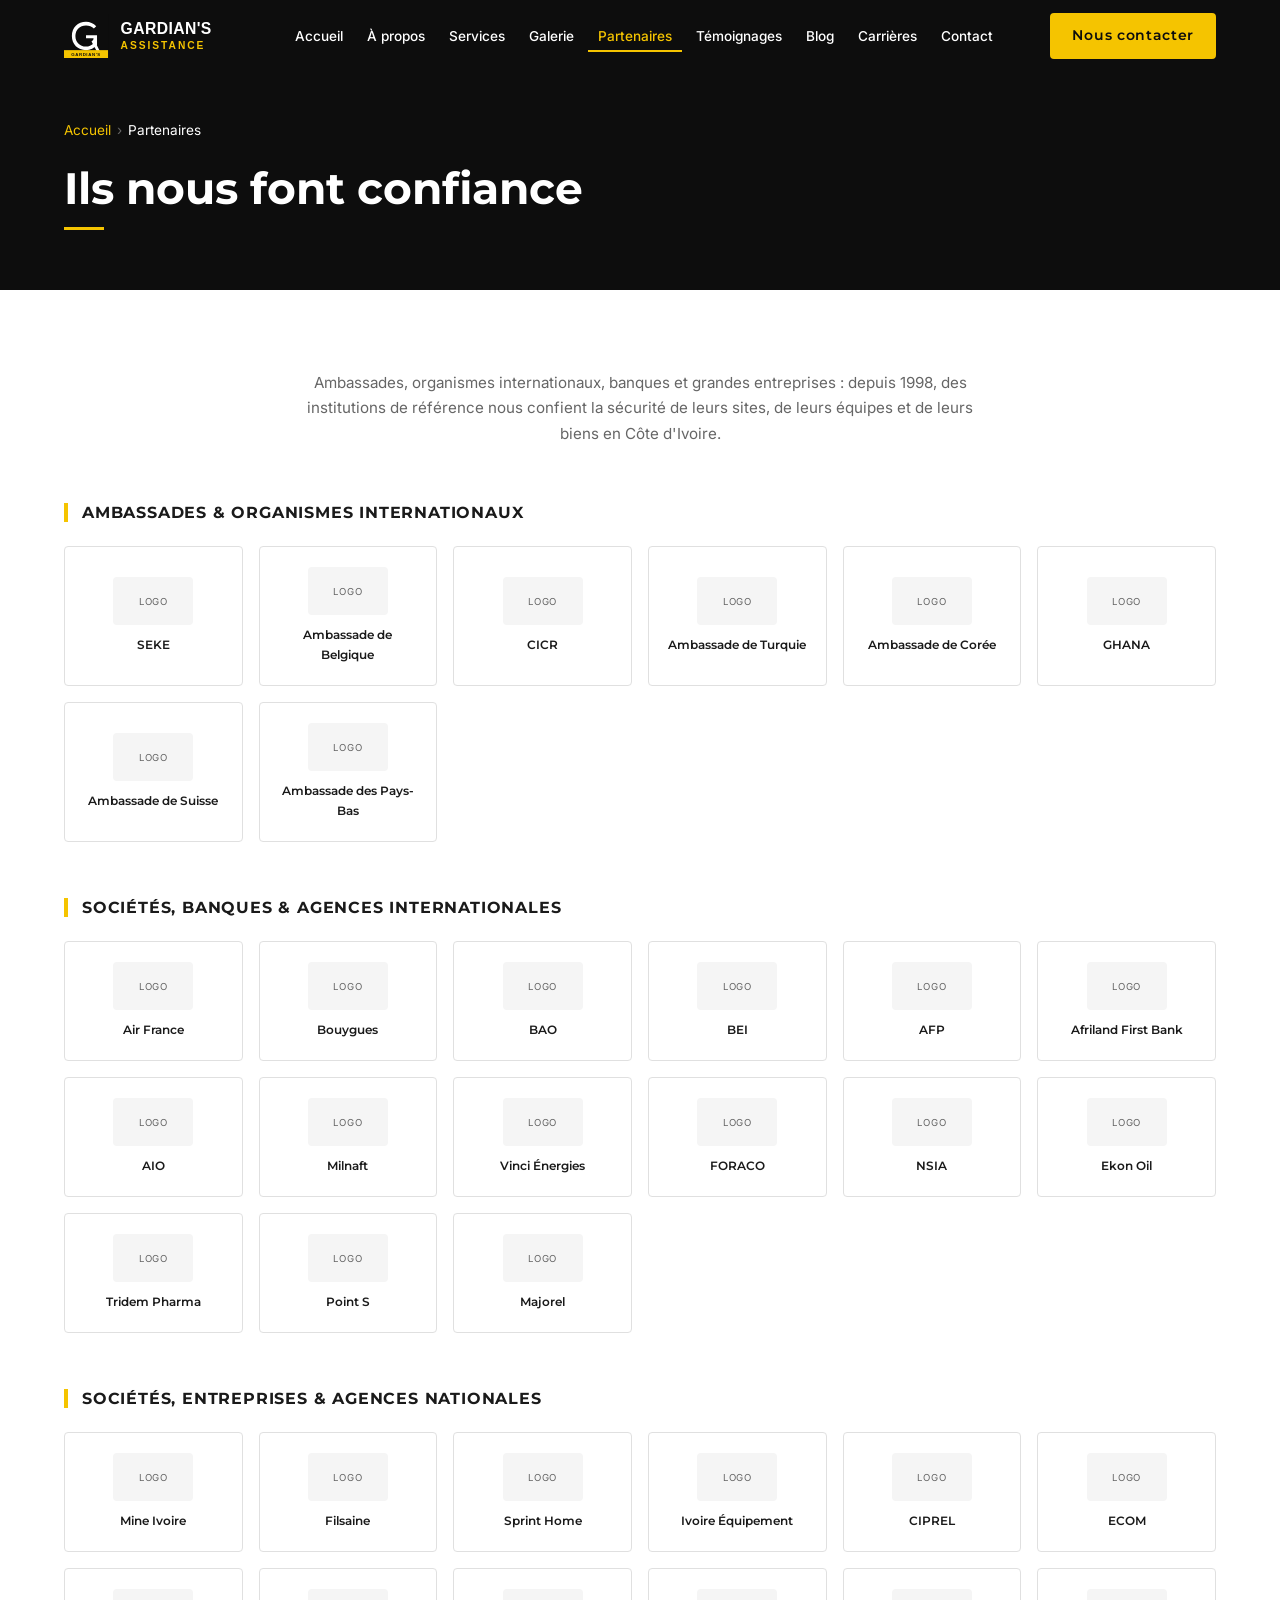
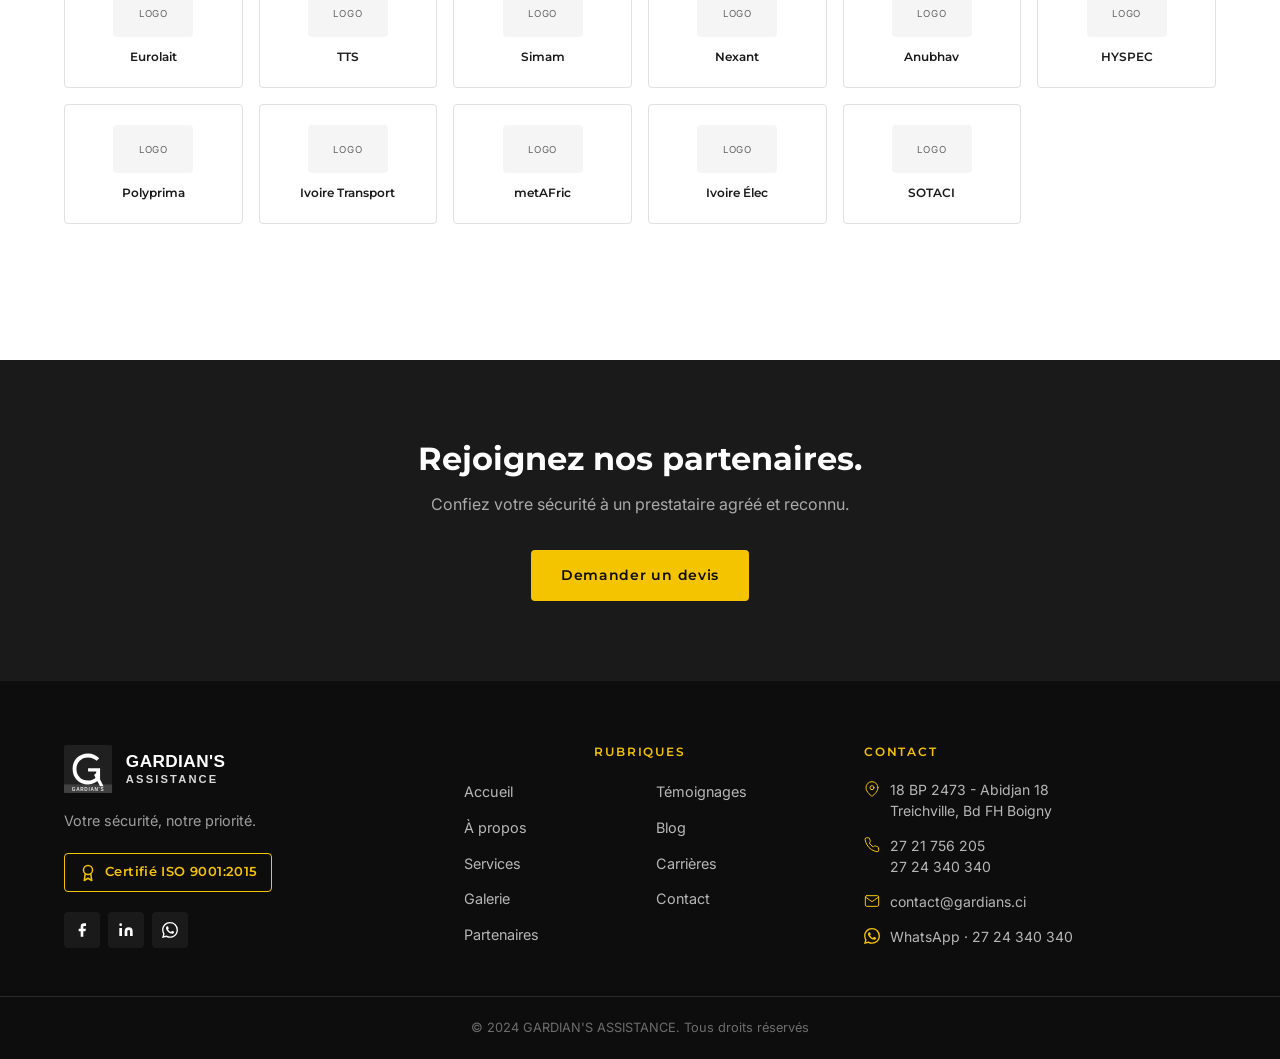
<file: partenaires.html>
<!DOCTYPE html>
<html lang="fr">
<head>
  <meta charset="UTF-8">
  <meta name="viewport" content="width=device-width, initial-scale=1.0">
  <title>Partenaires - GARDIAN'S ASSISTANCE | Ils nous font confiance</title>
  <meta name="description" content="Ambassades, organismes internationaux, banques et grandes entreprises font confiance à GARDIAN'S ASSISTANCE depuis 1998 en Côte d'Ivoire.">
  <meta name="robots" content="index, follow">
  <meta name="author" content="GARDIAN'S ASSISTANCE">
  <meta name="theme-color" content="#0D0D0D">
  <link rel="canonical" href="https://gardians.ci/partenaires.html">
  <meta property="og:type" content="website">
  <meta property="og:site_name" content="GARDIAN'S ASSISTANCE">
  <meta property="og:title" content="Partenaires - GARDIAN'S ASSISTANCE">
  <meta property="og:description" content="Ambassades, organismes internationaux, banques et grandes entreprises font confiance à GARDIAN'S ASSISTANCE depuis 1998 en Côte d'Ivoire.">
  <meta property="og:image" content="https://gardians.ci/images/og-image.jpg">
  <meta property="og:locale" content="fr_CI">
  <meta property="og:url" content="https://gardians.ci/partenaires.html">
  <meta name="twitter:card" content="summary_large_image">
  <meta name="twitter:image" content="https://gardians.ci/images/og-image.jpg">
  <link rel="icon" type="image/svg+xml" href="images/logo/gardians-logo.svg">
  <link rel="preconnect" href="https://fonts.googleapis.com">
  <link rel="preconnect" href="https://fonts.gstatic.com" crossorigin>
  <link href="https://fonts.googleapis.com/css2?family=Montserrat:wght@600;700&family=Inter:wght@400;500&display=swap" rel="stylesheet">
  <link rel="stylesheet" href="css/reset.css">
  <link rel="stylesheet" href="css/variables.css">
  <link rel="stylesheet" href="css/base.css">
  <link rel="stylesheet" href="css/components.css">
  <style>
    .section-partners { background: var(--color-white); padding: var(--spacing-section) 0; }
    .partners-intro { max-width: 700px; margin: 0 auto 56px; text-align: center; color: var(--color-text-muted); font-size: 0.95rem; line-height: 1.7; }
    .partners-category { margin-bottom: 56px; }
    .partners-category__title {
      font-family: var(--font-heading); font-weight: 700; font-size: 1rem;
      color: var(--color-text-body); border-left: 4px solid var(--color-yellow);
      padding-left: 14px; margin-bottom: 24px; text-transform: uppercase; letter-spacing: 0.05em;
    }
    .partners-grid {
      display: grid; grid-template-columns: repeat(auto-fill, minmax(160px, 1fr)); gap: 16px;
    }
    .partner-card {
      border: 1px solid var(--color-gray-mid); border-radius: var(--radius); padding: 20px 16px;
      display: flex; flex-direction: column; align-items: center; justify-content: center;
      gap: 10px; min-height: 100px; transition: border-color var(--transition), box-shadow var(--transition);
      text-align: center;
    }
    .partner-card:hover { border-color: var(--color-yellow); box-shadow: 0 2px 8px rgba(0,0,0,0.08); }
    .partner-card__logo {
      width: 80px; height: 48px; background: var(--color-gray-light); border-radius: var(--radius);
      display: flex; align-items: center; justify-content: center;
      font-size: 0.6rem; color: var(--color-text-muted); text-transform: uppercase; letter-spacing: 0.08em;
      font-family: var(--font-body);
    }
    .partner-card__name { font-family: var(--font-heading); font-weight: 600; font-size: 0.78rem; color: var(--color-text-body); }
    .partner-card__type { font-size: 0.7rem; color: var(--color-text-muted); font-family: var(--font-body); }
    @media (max-width: 599px) { .partners-grid { grid-template-columns: repeat(2, 1fr); } }
  </style>
</head>
<body>

  <!-- NAVIGATION -->
  <nav class="nav" id="main-nav" role="navigation" aria-label="Navigation principale">
    <div class="nav__container container">
      <a href="index.html" class="nav__brand">
        <img src="images/logo/gardians-logo.svg" alt="GARDIAN'S ASSISTANCE" class="nav__logo">
      </a>
      <button class="nav__toggle" id="nav-toggle" aria-label="Ouvrir le menu" aria-expanded="false" aria-controls="nav-menu">
        <span aria-hidden="true"></span><span aria-hidden="true"></span><span aria-hidden="true"></span>
      </button>
      <ul class="nav__menu" id="nav-menu" role="list">
        <li><a href="index.html">Accueil</a></li>
        <li><a href="a-propos.html">À propos</a></li>
        <li><a href="services.html">Services</a></li>
        <li><a href="galerie.html">Galerie</a></li>
        <li><a href="partenaires.html" class="active" aria-current="page">Partenaires</a></li>
        <li><a href="temoignages.html">Témoignages</a></li>
        <li><a href="blog.html">Blog</a></li>
        <li><a href="carrieres.html">Carrières</a></li>
        <li><a href="contact.html">Contact</a></li>
      </ul>
      <a href="contact.html" class="btn btn--primary nav__cta">Nous contacter</a>
    </div>
  </nav>

  <main>

    <!-- PAGE HERO -->
    <section class="page-hero">
      <div class="container">
        <nav class="breadcrumb" aria-label="Fil d'Ariane">
          <a href="index.html">Accueil</a>
          <span aria-hidden="true"> › </span>
          <span aria-current="page">Partenaires</span>
        </nav>
        <h1>Ils nous font confiance</h1>
        <div class="section-underline" aria-hidden="true"></div>
      </div>
    </section>

    <!-- PARTNERS SECTION -->
    <!-- AI-generated, to be reviewed by client -->
    <section class="section-partners">
      <div class="container">
        <p class="partners-intro">Ambassades, organismes internationaux, banques et grandes entreprises : depuis 1998, des institutions de référence nous confient la sécurité de leurs sites, de leurs équipes et de leurs biens en Côte d'Ivoire.</p>

        <!-- Ambassades & organismes internationaux -->
        <div class="partners-category">
          <h2 class="partners-category__title">Ambassades &amp; organismes internationaux</h2>
          <div class="partners-grid">
            <div class="partner-card"><div class="partner-card__logo">LOGO</div><span class="partner-card__name">SEKE</span></div>
            <div class="partner-card"><div class="partner-card__logo">LOGO</div><span class="partner-card__name">Ambassade de Belgique</span></div>
            <div class="partner-card"><div class="partner-card__logo">LOGO</div><span class="partner-card__name">CICR</span></div>
            <div class="partner-card"><div class="partner-card__logo">LOGO</div><span class="partner-card__name">Ambassade de Turquie</span></div>
            <div class="partner-card"><div class="partner-card__logo">LOGO</div><span class="partner-card__name">Ambassade de Corée</span></div>
            <div class="partner-card"><div class="partner-card__logo">LOGO</div><span class="partner-card__name">GHANA</span></div>
            <div class="partner-card"><div class="partner-card__logo">LOGO</div><span class="partner-card__name">Ambassade de Suisse</span></div>
            <div class="partner-card"><div class="partner-card__logo">LOGO</div><span class="partner-card__name">Ambassade des Pays-Bas</span></div>
          </div>
        </div>

        <!-- Sociétés, banques & agences internationales -->
        <div class="partners-category">
          <h2 class="partners-category__title">Sociétés, banques &amp; agences internationales</h2>
          <div class="partners-grid">
            <div class="partner-card"><div class="partner-card__logo">LOGO</div><span class="partner-card__name">Air France</span></div>
            <div class="partner-card"><div class="partner-card__logo">LOGO</div><span class="partner-card__name">Bouygues</span></div>
            <div class="partner-card"><div class="partner-card__logo">LOGO</div><span class="partner-card__name">BAO</span></div>
            <div class="partner-card"><div class="partner-card__logo">LOGO</div><span class="partner-card__name">BEI</span></div>
            <div class="partner-card"><div class="partner-card__logo">LOGO</div><span class="partner-card__name">AFP</span></div>
            <div class="partner-card"><div class="partner-card__logo">LOGO</div><span class="partner-card__name">Afriland First Bank</span></div>
            <div class="partner-card"><div class="partner-card__logo">LOGO</div><span class="partner-card__name">AIO</span></div>
            <div class="partner-card"><div class="partner-card__logo">LOGO</div><span class="partner-card__name">Milnaft</span></div>
            <div class="partner-card"><div class="partner-card__logo">LOGO</div><span class="partner-card__name">Vinci Énergies</span></div>
            <div class="partner-card"><div class="partner-card__logo">LOGO</div><span class="partner-card__name">FORACO</span></div>
            <div class="partner-card"><div class="partner-card__logo">LOGO</div><span class="partner-card__name">NSIA</span></div>
            <div class="partner-card"><div class="partner-card__logo">LOGO</div><span class="partner-card__name">Ekon Oil</span></div>
            <div class="partner-card"><div class="partner-card__logo">LOGO</div><span class="partner-card__name">Tridem Pharma</span></div>
            <div class="partner-card"><div class="partner-card__logo">LOGO</div><span class="partner-card__name">Point S</span></div>
            <div class="partner-card"><div class="partner-card__logo">LOGO</div><span class="partner-card__name">Majorel</span></div>
          </div>
        </div>

        <!-- Sociétés, entreprises & agences nationales -->
        <div class="partners-category">
          <h2 class="partners-category__title">Sociétés, entreprises &amp; agences nationales</h2>
          <div class="partners-grid">
            <div class="partner-card"><div class="partner-card__logo">LOGO</div><span class="partner-card__name">Mine Ivoire</span></div>
            <div class="partner-card"><div class="partner-card__logo">LOGO</div><span class="partner-card__name">Filsaine</span></div>
            <div class="partner-card"><div class="partner-card__logo">LOGO</div><span class="partner-card__name">Sprint Home</span></div>
            <div class="partner-card"><div class="partner-card__logo">LOGO</div><span class="partner-card__name">Ivoire Équipement</span></div>
            <div class="partner-card"><div class="partner-card__logo">LOGO</div><span class="partner-card__name">CIPREL</span></div>
            <div class="partner-card"><div class="partner-card__logo">LOGO</div><span class="partner-card__name">ECOM</span></div>
            <div class="partner-card"><div class="partner-card__logo">LOGO</div><span class="partner-card__name">Eurolait</span></div>
            <div class="partner-card"><div class="partner-card__logo">LOGO</div><span class="partner-card__name">TTS</span></div>
            <div class="partner-card"><div class="partner-card__logo">LOGO</div><span class="partner-card__name">Simam</span></div>
            <div class="partner-card"><div class="partner-card__logo">LOGO</div><span class="partner-card__name">Nexant</span></div>
            <div class="partner-card"><div class="partner-card__logo">LOGO</div><span class="partner-card__name">Anubhav</span></div>
            <div class="partner-card"><div class="partner-card__logo">LOGO</div><span class="partner-card__name">HYSPEC</span></div>
            <div class="partner-card"><div class="partner-card__logo">LOGO</div><span class="partner-card__name">Polyprima</span></div>
            <div class="partner-card"><div class="partner-card__logo">LOGO</div><span class="partner-card__name">Ivoire Transport</span></div>
            <div class="partner-card"><div class="partner-card__logo">LOGO</div><span class="partner-card__name">metAFric</span></div>
            <div class="partner-card"><div class="partner-card__logo">LOGO</div><span class="partner-card__name">Ivoire Élec</span></div>
            <div class="partner-card"><div class="partner-card__logo">LOGO</div><span class="partner-card__name">SOTACI</span></div>
          </div>
        </div>

      </div>
    </section>

    <!-- CTA BANNER -->
    <section class="cta-banner">
      <div class="container cta-banner__content">
        <h2>Rejoignez nos partenaires.</h2>
        <p>Confiez votre sécurité à un prestataire agréé et reconnu.</p>
        <a href="contact.html" class="btn btn--primary">Demander un devis</a>
      </div>
    </section>

  </main>

  <!-- FOOTER -->
  <footer class="footer">
    <div class="footer__main container">
      <div class="footer__brand">
        <img src="images/logo/gardians-logo-white.svg" alt="GARDIAN'S ASSISTANCE" loading="lazy">
        <p>Votre sécurité, notre priorité.</p>
        <!-- TODO: remplacer par le logo officiel ISO 9001 fourni par le client -->
        <div class="footer__cert">
          <span class="cert-badge cert-badge--outline">
            <svg viewBox="0 0 24 24" fill="none" stroke="currentColor" stroke-width="2" stroke-linecap="round" stroke-linejoin="round" aria-hidden="true"><circle cx="12" cy="8" r="6"/><path d="M8.21 13.89 7 22l5-3 5 3-1.21-8.11"/></svg>
            Certifié ISO 9001:2015
          </span>
        </div>
        <div class="footer__socials">
          <a href="https://www.facebook.com/gardiansassistance.officiel/" aria-label="Facebook" class="footer__social-link" target="_blank" rel="noopener noreferrer"><svg width="16" height="16" viewBox="0 0 24 24" fill="currentColor" aria-hidden="true"><path d="M18 2h-3a5 5 0 0 0-5 5v3H7v4h3v8h4v-8h3l1-4h-4V7a1 1 0 0 1 1-1h3z"/></svg></a>
          <a href="https://www.linkedin.com/company/gardian-s-assistance/" aria-label="LinkedIn" class="footer__social-link" target="_blank" rel="noopener noreferrer"><svg width="16" height="16" viewBox="0 0 24 24" fill="currentColor" aria-hidden="true"><path d="M16 8a6 6 0 0 1 6 6v7h-4v-7a2 2 0 0 0-2-2 2 2 0 0 0-2 2v7h-4v-7a6 6 0 0 1 6-6zM2 9h4v12H2z"/><circle cx="4" cy="4" r="2"/></svg></a>
          <a href="https://wa.me/2252724340340" aria-label="WhatsApp" class="footer__social-link"><svg width="16" height="16" viewBox="0 0 24 24" fill="currentColor" aria-hidden="true"><path d="M17.472 14.382c-.297-.149-1.758-.867-2.03-.967-.273-.099-.471-.148-.67.15-.197.297-.767.966-.94 1.164-.173.199-.347.223-.644.075-.297-.15-1.255-.463-2.39-1.475-.883-.788-1.48-1.761-1.653-2.059-.173-.297-.018-.458.13-.606.134-.133.298-.347.446-.52.149-.174.198-.298.298-.497.099-.198.05-.371-.025-.52-.075-.149-.669-1.612-.916-2.207-.242-.579-.487-.5-.669-.51-.173-.008-.371-.01-.57-.01-.198 0-.52.074-.792.372-.272.297-1.04 1.016-1.04 2.479 0 1.462 1.065 2.875 1.213 3.074.149.198 2.096 3.2 5.077 4.487.709.306 1.262.489 1.694.625.712.227 1.36.195 1.871.118.571-.085 1.758-.719 2.006-1.413.248-.694.248-1.289.173-1.413-.074-.124-.272-.198-.57-.347m-5.421 7.403h-.004a9.87 9.87 0 0 1-5.031-1.378l-.361-.214-3.741.982.998-3.648-.235-.374a9.86 9.86 0 0 1-1.51-5.26c.001-5.45 4.436-9.884 9.888-9.884 2.64 0 5.122 1.03 6.988 2.898a9.825 9.825 0 0 1 2.893 6.994c-.003 5.45-4.437 9.884-9.885 9.884m8.413-18.297A11.815 11.815 0 0 0 12.05 0C5.495 0 .16 5.335.157 11.892c0 2.096.547 4.142 1.588 5.945L.057 24l6.305-1.654a11.882 11.882 0 0 0 5.683 1.448h.005c6.554 0 11.89-5.335 11.893-11.893a11.821 11.821 0 0 0-3.48-8.413z"/></svg></a>
        </div>
      </div>
      <nav class="footer__nav" aria-label="Navigation footer">
        <h3 class="footer__heading">Rubriques</h3>
        <ul role="list">
          <li><a href="index.html">Accueil</a></li>
          <li><a href="a-propos.html">À propos</a></li>
          <li><a href="services.html">Services</a></li>
          <li><a href="galerie.html">Galerie</a></li>
          <li><a href="partenaires.html">Partenaires</a></li>
          <li><a href="temoignages.html">Témoignages</a></li>
          <li><a href="blog.html">Blog</a></li>
          <li><a href="carrieres.html">Carrières</a></li>
          <li><a href="contact.html">Contact</a></li>
        </ul>
      </nav>
      <div class="footer__contact">
        <h3 class="footer__heading">CONTACT</h3>
        <ul role="list">
          <li><svg viewBox="0 0 24 24" fill="none" stroke="currentColor" stroke-width="1.5" stroke-linecap="round" stroke-linejoin="round" aria-hidden="true"><path d="M21 10c0 7-9 13-9 13s-9-6-9-13a9 9 0 1 1 18 0z"/><circle cx="12" cy="10" r="3"/></svg><span>18 BP 2473 - Abidjan 18<br>Treichville, Bd FH Boigny</span></li>
          <li><svg viewBox="0 0 24 24" fill="none" stroke="currentColor" stroke-width="1.5" stroke-linecap="round" stroke-linejoin="round" aria-hidden="true"><path d="M22 16.92v3a2 2 0 0 1-2.18 2 19.79 19.79 0 0 1-8.63-3.07A19.5 19.5 0 0 1 4.69 12 19.79 19.79 0 0 1 1.61 3.41 2 2 0 0 1 3.6 1.21h3a2 2 0 0 1 2 1.72 12.84 12.84 0 0 0 .7 2.81 2 2 0 0 1-.45 2.11L7.91 8.91a16 16 0 0 0 6 6l.92-.92a2 2 0 0 1 2.11-.45 12.84 12.84 0 0 0 2.81.7A2 2 0 0 1 21.72 16.92z"/></svg><span>27 21 756 205<br>27 24 340 340</span></li>
          <li><svg viewBox="0 0 24 24" fill="none" stroke="currentColor" stroke-width="1.5" stroke-linecap="round" stroke-linejoin="round" aria-hidden="true"><path d="M4 4h16c1.1 0 2 .9 2 2v12c0 1.1-.9 2-2 2H4c-1.1 0-2-.9-2-2V6c0-1.1.9-2 2-2z"/><polyline points="22,6 12,13 2,6"/></svg><span><a href="mailto:contact@gardians.ci">contact@gardians.ci</a></span></li>
          <li><svg viewBox="0 0 24 24" fill="currentColor" aria-hidden="true"><path d="M17.472 14.382c-.297-.149-1.758-.867-2.03-.967-.273-.099-.471-.148-.67.15-.197.297-.767.966-.94 1.164-.173.199-.347.223-.644.075-.297-.15-1.255-.463-2.39-1.475-.883-.788-1.48-1.761-1.653-2.059-.173-.297-.018-.458.13-.606.134-.133.298-.347.446-.52.149-.174.198-.298.298-.497.099-.198.05-.371-.025-.52-.075-.149-.669-1.612-.916-2.207-.242-.579-.487-.5-.669-.51-.173-.008-.371-.01-.57-.01-.198 0-.52.074-.792.372-.272.297-1.04 1.016-1.04 2.479 0 1.462 1.065 2.875 1.213 3.074.149.198 2.096 3.2 5.077 4.487.709.306 1.262.489 1.694.625.712.227 1.36.195 1.871.118.571-.085 1.758-.719 2.006-1.413.248-.694.248-1.289.173-1.413-.074-.124-.272-.198-.57-.347m-5.421 7.403h-.004a9.87 9.87 0 0 1-5.031-1.378l-.361-.214-3.741.982.998-3.648-.235-.374a9.86 9.86 0 0 1-1.51-5.26c.001-5.45 4.436-9.884 9.888-9.884 2.64 0 5.122 1.03 6.988 2.898a9.825 9.825 0 0 1 2.893 6.994c-.003 5.45-4.437 9.884-9.885 9.884m8.413-18.297A11.815 11.815 0 0 0 12.05 0C5.495 0 .16 5.335.157 11.892c0 2.096.547 4.142 1.588 5.945L.057 24l6.305-1.654a11.882 11.882 0 0 0 5.683 1.448h.005c6.554 0 11.89-5.335 11.893-11.893a11.821 11.821 0 0 0-3.48-8.413z"/></svg><span><a href="https://wa.me/2252724340340">WhatsApp · 27 24 340 340</a></span></li>
        </ul>
      </div>
    </div>
    <div class="footer__bottom">
      <p>© 2024 GARDIAN'S ASSISTANCE. Tous droits réservés</p>
    </div>
  </footer>

  <script src="js/nav.js"></script>
</body>
</html>
</file>
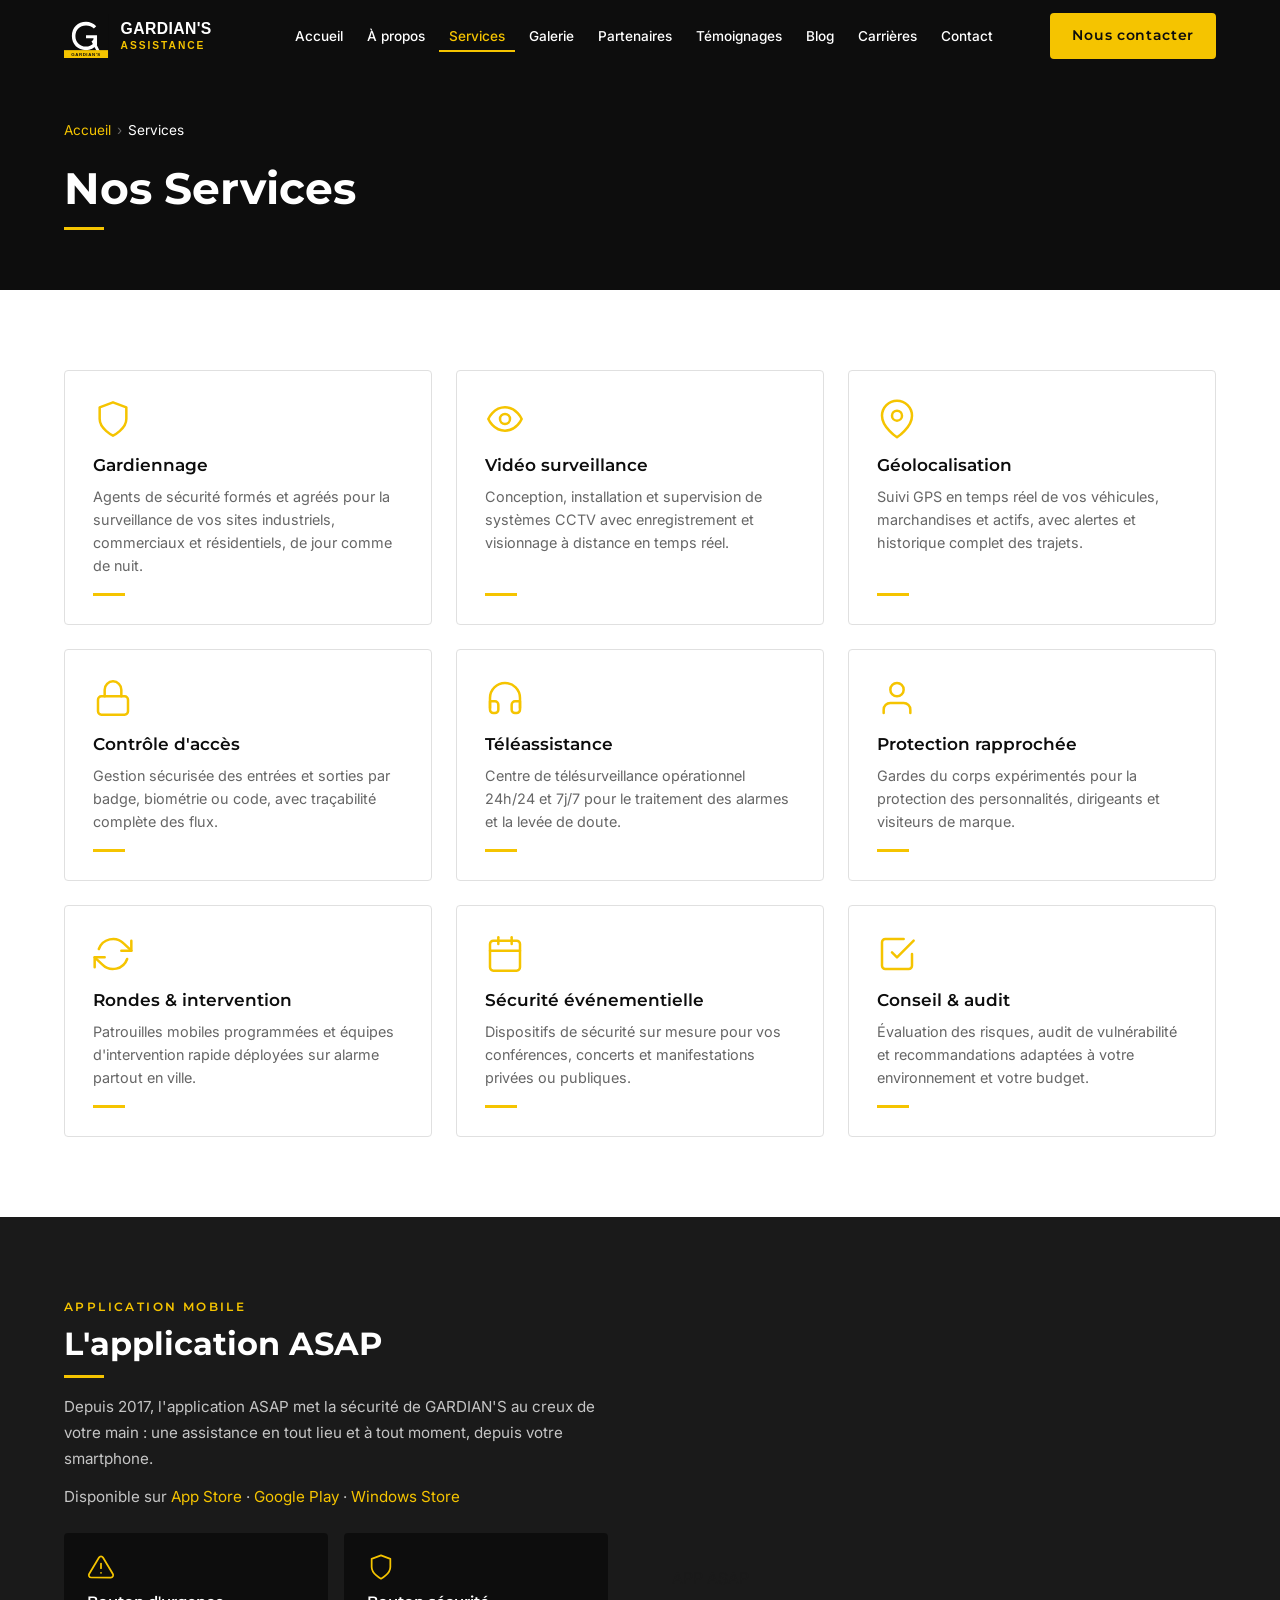
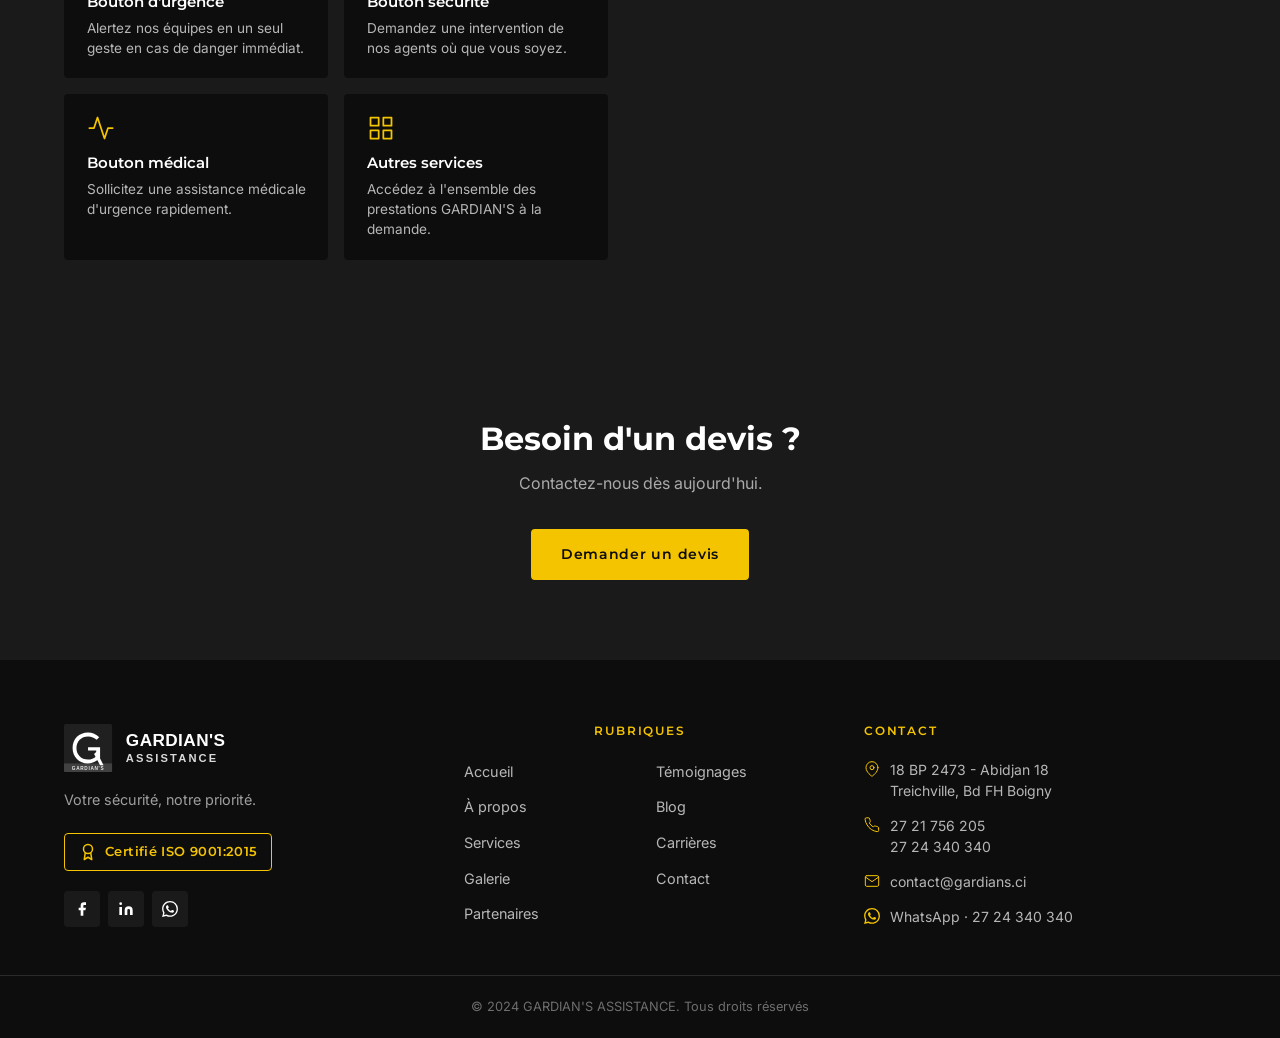
<file: services.html>
<!DOCTYPE html>
<html lang="fr">
<head>
  <meta charset="UTF-8">
  <meta name="viewport" content="width=device-width, initial-scale=1.0">
  <title>Nos Services - GARDIAN'S ASSISTANCE | Gardiennage, Vidéosurveillance, Géolocalisation</title>
  <meta name="description" content="Gardiennage, vidéosurveillance, géolocalisation, contrôle d'accès, téléassistance, protection rapprochée, rondes, sécurité événementielle, conseil & audit. Application ASAP.">
  <meta name="robots" content="index, follow">
  <meta name="author" content="GARDIAN'S ASSISTANCE">
  <meta name="theme-color" content="#0D0D0D">
  <link rel="canonical" href="https://gardians.ci/services.html">
  <meta property="og:type" content="website">
  <meta property="og:site_name" content="GARDIAN'S ASSISTANCE">
  <meta property="og:title" content="Nos Services - GARDIAN'S ASSISTANCE">
  <meta property="og:description" content="Gardiennage, vidéosurveillance, géolocalisation, contrôle d'accès, téléassistance, protection rapprochée, rondes, sécurité événementielle, conseil & audit.">
  <meta property="og:image" content="https://gardians.ci/images/og-image.jpg">
  <meta property="og:locale" content="fr_CI">
  <meta property="og:url" content="https://gardians.ci/services.html">
  <meta name="twitter:card" content="summary_large_image">
  <meta name="twitter:image" content="https://gardians.ci/images/og-image.jpg">
  <link rel="icon" type="image/svg+xml" href="images/logo/gardians-logo.svg">
  <link rel="preconnect" href="https://fonts.googleapis.com">
  <link rel="preconnect" href="https://fonts.gstatic.com" crossorigin>
  <link href="https://fonts.googleapis.com/css2?family=Montserrat:wght@600;700&family=Inter:wght@400;500&display=swap" rel="stylesheet">
  <link rel="stylesheet" href="css/reset.css">
  <link rel="stylesheet" href="css/variables.css">
  <link rel="stylesheet" href="css/base.css">
  <link rel="stylesheet" href="css/components.css">
  <link rel="stylesheet" href="css/pages/services.css">
</head>
<body>

  <!-- NAVIGATION -->
  <nav class="nav" id="main-nav" role="navigation" aria-label="Navigation principale">
    <div class="nav__container container">
      <a href="index.html" class="nav__brand">
        <img src="images/logo/gardians-logo.svg" alt="GARDIAN'S ASSISTANCE" class="nav__logo">
      </a>
      <button class="nav__toggle" id="nav-toggle" aria-label="Ouvrir le menu" aria-expanded="false" aria-controls="nav-menu">
        <span aria-hidden="true"></span><span aria-hidden="true"></span><span aria-hidden="true"></span>
      </button>
      <ul class="nav__menu" id="nav-menu" role="list">
        <li><a href="index.html">Accueil</a></li>
        <li><a href="a-propos.html">À propos</a></li>
        <li><a href="services.html" class="active" aria-current="page">Services</a></li>
        <li><a href="galerie.html">Galerie</a></li>
        <li><a href="partenaires.html">Partenaires</a></li>
        <li><a href="temoignages.html">Témoignages</a></li>
        <li><a href="blog.html">Blog</a></li>
        <li><a href="carrieres.html">Carrières</a></li>
        <li><a href="contact.html">Contact</a></li>
      </ul>
      <a href="contact.html" class="btn btn--primary nav__cta">Nous contacter</a>
    </div>
  </nav>

  <main>

    <!-- PAGE HERO -->
    <section class="page-hero">
      <div class="container">
        <nav class="breadcrumb" aria-label="Fil d'Ariane">
          <a href="index.html">Accueil</a>
          <span aria-hidden="true"> › </span>
          <span aria-current="page">Services</span>
        </nav>
        <h1>Nos Services</h1>
        <div class="section-underline" aria-hidden="true"></div>
      </div>
    </section>

    <!-- ALL SERVICES GRID -->
    <section class="section-all-services">
      <div class="container">
        <div class="services-grid services-grid--full">

          <article class="service-card">
            <div class="service-card__icon" aria-hidden="true">
              <svg viewBox="0 0 24 24" fill="none" stroke="currentColor" stroke-width="1.5" stroke-linecap="round" stroke-linejoin="round"><path d="M12 22s8-4 8-10V5l-8-3-8 3v7c0 6 8 10 8 10z"/></svg>
            </div>
            <h3>Gardiennage</h3>
            <p>Agents de sécurité formés et agréés pour la surveillance de vos sites industriels, commerciaux et résidentiels, de jour comme de nuit.</p>
            <div class="service-card__underline" aria-hidden="true"></div>
          </article>

          <article class="service-card">
            <div class="service-card__icon" aria-hidden="true">
              <svg viewBox="0 0 24 24" fill="none" stroke="currentColor" stroke-width="1.5" stroke-linecap="round" stroke-linejoin="round"><circle cx="12" cy="12" r="3"/><path d="M2 12s3-7 10-7 10 7 10 7-3 7-10 7-10-7-10-7z"/></svg>
            </div>
            <h3>Vidéo surveillance</h3>
            <p>Conception, installation et supervision de systèmes CCTV avec enregistrement et visionnage à distance en temps réel.</p>
            <div class="service-card__underline" aria-hidden="true"></div>
          </article>

          <article class="service-card">
            <div class="service-card__icon" aria-hidden="true">
              <svg viewBox="0 0 24 24" fill="none" stroke="currentColor" stroke-width="1.5" stroke-linecap="round" stroke-linejoin="round"><path d="M21 10c0 7-9 13-9 13s-9-6-9-13a9 9 0 1 1 18 0z"/><circle cx="12" cy="10" r="3"/></svg>
            </div>
            <h3>Géolocalisation</h3>
            <p>Suivi GPS en temps réel de vos véhicules, marchandises et actifs, avec alertes et historique complet des trajets.</p>
            <div class="service-card__underline" aria-hidden="true"></div>
          </article>

          <article class="service-card">
            <div class="service-card__icon" aria-hidden="true">
              <svg viewBox="0 0 24 24" fill="none" stroke="currentColor" stroke-width="1.5" stroke-linecap="round" stroke-linejoin="round"><rect x="3" y="11" width="18" height="11" rx="2" ry="2"/><path d="M7 11V7a5 5 0 0 1 10 0v4"/></svg>
            </div>
            <h3>Contrôle d'accès</h3>
            <p>Gestion sécurisée des entrées et sorties par badge, biométrie ou code, avec traçabilité complète des flux.</p>
            <div class="service-card__underline" aria-hidden="true"></div>
          </article>

          <article class="service-card">
            <div class="service-card__icon" aria-hidden="true">
              <svg viewBox="0 0 24 24" fill="none" stroke="currentColor" stroke-width="1.5" stroke-linecap="round" stroke-linejoin="round"><path d="M3 18v-6a9 9 0 0 1 18 0v6"/><path d="M21 19a2 2 0 0 1-2 2h-1a2 2 0 0 1-2-2v-3a2 2 0 0 1 2-2h3zM3 19a2 2 0 0 0 2 2h1a2 2 0 0 0 2-2v-3a2 2 0 0 0-2-2H3z"/></svg>
            </div>
            <h3>Téléassistance</h3>
            <p>Centre de télésurveillance opérationnel 24h/24 et 7j/7 pour le traitement des alarmes et la levée de doute.</p>
            <div class="service-card__underline" aria-hidden="true"></div>
          </article>

          <article class="service-card">
            <div class="service-card__icon" aria-hidden="true">
              <svg viewBox="0 0 24 24" fill="none" stroke="currentColor" stroke-width="1.5" stroke-linecap="round" stroke-linejoin="round"><path d="M20 21v-2a4 4 0 0 0-4-4H8a4 4 0 0 0-4 4v2"/><circle cx="12" cy="7" r="4"/></svg>
            </div>
            <h3>Protection rapprochée</h3>
            <p>Gardes du corps expérimentés pour la protection des personnalités, dirigeants et visiteurs de marque.</p>
            <div class="service-card__underline" aria-hidden="true"></div>
          </article>

          <article class="service-card">
            <div class="service-card__icon" aria-hidden="true">
              <svg viewBox="0 0 24 24" fill="none" stroke="currentColor" stroke-width="1.5" stroke-linecap="round" stroke-linejoin="round"><polyline points="23 4 23 10 17 10"/><polyline points="1 20 1 14 7 14"/><path d="M3.51 9a9 9 0 0 1 14.85-3.36L23 10M1 14l4.64 4.36A9 9 0 0 0 20.49 15"/></svg>
            </div>
            <h3>Rondes & intervention</h3>
            <p>Patrouilles mobiles programmées et équipes d'intervention rapide déployées sur alarme partout en ville.</p>
            <div class="service-card__underline" aria-hidden="true"></div>
          </article>

          <article class="service-card">
            <div class="service-card__icon" aria-hidden="true">
              <svg viewBox="0 0 24 24" fill="none" stroke="currentColor" stroke-width="1.5" stroke-linecap="round" stroke-linejoin="round"><rect x="3" y="4" width="18" height="18" rx="2" ry="2"/><line x1="16" y1="2" x2="16" y2="6"/><line x1="8" y1="2" x2="8" y2="6"/><line x1="3" y1="10" x2="21" y2="10"/></svg>
            </div>
            <h3>Sécurité événementielle</h3>
            <p>Dispositifs de sécurité sur mesure pour vos conférences, concerts et manifestations privées ou publiques.</p>
            <div class="service-card__underline" aria-hidden="true"></div>
          </article>

          <article class="service-card">
            <div class="service-card__icon" aria-hidden="true">
              <svg viewBox="0 0 24 24" fill="none" stroke="currentColor" stroke-width="1.5" stroke-linecap="round" stroke-linejoin="round"><path d="M9 11l3 3L22 4"/><path d="M21 12v7a2 2 0 0 1-2 2H5a2 2 0 0 1-2-2V5a2 2 0 0 1 2-2h11"/></svg>
            </div>
            <h3>Conseil & audit</h3>
            <p>Évaluation des risques, audit de vulnérabilité et recommandations adaptées à votre environnement et votre budget.</p>
            <div class="service-card__underline" aria-hidden="true"></div>
          </article>

        </div>
      </div>
    </section>

    <!-- APPLICATION ASAP (extended) -->
    <section class="section-asap--services">
      <div class="container section-asap__inner">
        <!-- Left -->
        <div class="section-asap__content">
          <span class="section-label">APPLICATION MOBILE</span>
          <h2>L'application ASAP</h2>
          <div class="section-underline" aria-hidden="true"></div>
          <p>Depuis 2017, l'application ASAP met la sécurité de GARDIAN'S au creux de votre main : une assistance en tout lieu et à tout moment, depuis votre smartphone.</p>
          <p class="asap-stores" style="margin-top: 12px;">
            Disponible sur
            <a href="#">App Store</a> ·
            <a href="#">Google Play</a> ·
            <a href="#">Windows Store</a>
            <!-- TODO: URLs stores à fournir -->
          </p>
          <div class="asap-features-full">
            <div class="asap-feature-card">
              <div class="asap-feature-card__icon" aria-hidden="true">
                <svg viewBox="0 0 24 24" fill="none" stroke="currentColor" stroke-width="1.5" stroke-linecap="round" stroke-linejoin="round"><path d="M10.29 3.86L1.82 18a2 2 0 0 0 1.71 3h16.94a2 2 0 0 0 1.71-3L13.71 3.86a2 2 0 0 0-3.42 0z"/><line x1="12" y1="9" x2="12" y2="13"/><line x1="12" y1="17" x2="12.01" y2="17"/></svg>
              </div>
              <h4>Bouton d'urgence</h4>
              <p>Alertez nos équipes en un seul geste en cas de danger immédiat.</p>
            </div>
            <div class="asap-feature-card">
              <div class="asap-feature-card__icon" aria-hidden="true">
                <svg viewBox="0 0 24 24" fill="none" stroke="currentColor" stroke-width="1.5" stroke-linecap="round" stroke-linejoin="round"><path d="M12 22s8-4 8-10V5l-8-3-8 3v7c0 6 8 10 8 10z"/></svg>
              </div>
              <h4>Bouton sécurité</h4>
              <p>Demandez une intervention de nos agents où que vous soyez.</p>
            </div>
            <div class="asap-feature-card">
              <div class="asap-feature-card__icon" aria-hidden="true">
                <svg viewBox="0 0 24 24" fill="none" stroke="currentColor" stroke-width="1.5" stroke-linecap="round" stroke-linejoin="round"><polyline points="22 12 18 12 15 21 9 3 6 12 2 12"/></svg>
              </div>
              <h4>Bouton médical</h4>
              <p>Sollicitez une assistance médicale d'urgence rapidement.</p>
            </div>
            <div class="asap-feature-card">
              <div class="asap-feature-card__icon" aria-hidden="true">
                <svg viewBox="0 0 24 24" fill="none" stroke="currentColor" stroke-width="1.5" stroke-linecap="round" stroke-linejoin="round"><rect x="3" y="3" width="7" height="7"/><rect x="14" y="3" width="7" height="7"/><rect x="14" y="14" width="7" height="7"/><rect x="3" y="14" width="7" height="7"/></svg>
              </div>
              <h4>Autres services</h4>
              <p>Accédez à l'ensemble des prestations GARDIAN'S à la demande.</p>
            </div>
          </div>
        </div>
        <!-- Right -->
        <div class="asap-image-wrapper">
          <!-- AI-generated, to be reviewed by client -->
          <div class="asap-image-placeholder" role="img" aria-label="Application mobile ASAP">APP ASAP</div>
        </div>
      </div>
    </section>

    <!-- CTA BANNER -->
    <section class="cta-banner">
      <div class="container cta-banner__content">
        <h2>Besoin d'un devis ?</h2>
        <p>Contactez-nous dès aujourd'hui.</p>
        <a href="contact.html" class="btn btn--primary">Demander un devis</a>
      </div>
    </section>

  </main>

  <!-- FOOTER -->
  <footer class="footer">
    <div class="footer__main container">
      <div class="footer__brand">
        <img src="images/logo/gardians-logo-white.svg" alt="GARDIAN'S ASSISTANCE" loading="lazy">
        <p>Votre sécurité, notre priorité.</p>
        <!-- TODO: remplacer par le logo officiel ISO 9001 fourni par le client -->
        <div class="footer__cert">
          <span class="cert-badge cert-badge--outline">
            <svg viewBox="0 0 24 24" fill="none" stroke="currentColor" stroke-width="2" stroke-linecap="round" stroke-linejoin="round" aria-hidden="true"><circle cx="12" cy="8" r="6"/><path d="M8.21 13.89 7 22l5-3 5 3-1.21-8.11"/></svg>
            Certifié ISO 9001:2015
          </span>
        </div>
        <div class="footer__socials">
          <a href="https://www.facebook.com/gardiansassistance.officiel/" aria-label="Facebook" class="footer__social-link" target="_blank" rel="noopener noreferrer"><svg width="16" height="16" viewBox="0 0 24 24" fill="currentColor" aria-hidden="true"><path d="M18 2h-3a5 5 0 0 0-5 5v3H7v4h3v8h4v-8h3l1-4h-4V7a1 1 0 0 1 1-1h3z"/></svg></a>
          <a href="https://www.linkedin.com/company/gardian-s-assistance/" aria-label="LinkedIn" class="footer__social-link" target="_blank" rel="noopener noreferrer"><svg width="16" height="16" viewBox="0 0 24 24" fill="currentColor" aria-hidden="true"><path d="M16 8a6 6 0 0 1 6 6v7h-4v-7a2 2 0 0 0-2-2 2 2 0 0 0-2 2v7h-4v-7a6 6 0 0 1 6-6zM2 9h4v12H2z"/><circle cx="4" cy="4" r="2"/></svg></a>
          <a href="https://wa.me/2252724340340" aria-label="WhatsApp" class="footer__social-link"><svg width="16" height="16" viewBox="0 0 24 24" fill="currentColor" aria-hidden="true"><path d="M17.472 14.382c-.297-.149-1.758-.867-2.03-.967-.273-.099-.471-.148-.67.15-.197.297-.767.966-.94 1.164-.173.199-.347.223-.644.075-.297-.15-1.255-.463-2.39-1.475-.883-.788-1.48-1.761-1.653-2.059-.173-.297-.018-.458.13-.606.134-.133.298-.347.446-.52.149-.174.198-.298.298-.497.099-.198.05-.371-.025-.52-.075-.149-.669-1.612-.916-2.207-.242-.579-.487-.5-.669-.51-.173-.008-.371-.01-.57-.01-.198 0-.52.074-.792.372-.272.297-1.04 1.016-1.04 2.479 0 1.462 1.065 2.875 1.213 3.074.149.198 2.096 3.2 5.077 4.487.709.306 1.262.489 1.694.625.712.227 1.36.195 1.871.118.571-.085 1.758-.719 2.006-1.413.248-.694.248-1.289.173-1.413-.074-.124-.272-.198-.57-.347m-5.421 7.403h-.004a9.87 9.87 0 0 1-5.031-1.378l-.361-.214-3.741.982.998-3.648-.235-.374a9.86 9.86 0 0 1-1.51-5.26c.001-5.45 4.436-9.884 9.888-9.884 2.64 0 5.122 1.03 6.988 2.898a9.825 9.825 0 0 1 2.893 6.994c-.003 5.45-4.437 9.884-9.885 9.884m8.413-18.297A11.815 11.815 0 0 0 12.05 0C5.495 0 .16 5.335.157 11.892c0 2.096.547 4.142 1.588 5.945L.057 24l6.305-1.654a11.882 11.882 0 0 0 5.683 1.448h.005c6.554 0 11.89-5.335 11.893-11.893a11.821 11.821 0 0 0-3.48-8.413z"/></svg></a>
        </div>
      </div>
      <nav class="footer__nav" aria-label="Navigation footer">
        <h3 class="footer__heading">Rubriques</h3>
        <ul role="list">
          <li><a href="index.html">Accueil</a></li>
          <li><a href="a-propos.html">À propos</a></li>
          <li><a href="services.html">Services</a></li>
          <li><a href="galerie.html">Galerie</a></li>
          <li><a href="partenaires.html">Partenaires</a></li>
          <li><a href="temoignages.html">Témoignages</a></li>
          <li><a href="blog.html">Blog</a></li>
          <li><a href="carrieres.html">Carrières</a></li>
          <li><a href="contact.html">Contact</a></li>
        </ul>
      </nav>
      <div class="footer__contact">
        <h3 class="footer__heading">CONTACT</h3>
        <ul role="list">
          <li><svg viewBox="0 0 24 24" fill="none" stroke="currentColor" stroke-width="1.5" stroke-linecap="round" stroke-linejoin="round" aria-hidden="true"><path d="M21 10c0 7-9 13-9 13s-9-6-9-13a9 9 0 1 1 18 0z"/><circle cx="12" cy="10" r="3"/></svg><span>18 BP 2473 - Abidjan 18<br>Treichville, Bd FH Boigny</span></li>
          <li><svg viewBox="0 0 24 24" fill="none" stroke="currentColor" stroke-width="1.5" stroke-linecap="round" stroke-linejoin="round" aria-hidden="true"><path d="M22 16.92v3a2 2 0 0 1-2.18 2 19.79 19.79 0 0 1-8.63-3.07A19.5 19.5 0 0 1 4.69 12 19.79 19.79 0 0 1 1.61 3.41 2 2 0 0 1 3.6 1.21h3a2 2 0 0 1 2 1.72 12.84 12.84 0 0 0 .7 2.81 2 2 0 0 1-.45 2.11L7.91 8.91a16 16 0 0 0 6 6l.92-.92a2 2 0 0 1 2.11-.45 12.84 12.84 0 0 0 2.81.7A2 2 0 0 1 21.72 16.92z"/></svg><span>27 21 756 205<br>27 24 340 340</span></li>
          <li><svg viewBox="0 0 24 24" fill="none" stroke="currentColor" stroke-width="1.5" stroke-linecap="round" stroke-linejoin="round" aria-hidden="true"><path d="M4 4h16c1.1 0 2 .9 2 2v12c0 1.1-.9 2-2 2H4c-1.1 0-2-.9-2-2V6c0-1.1.9-2 2-2z"/><polyline points="22,6 12,13 2,6"/></svg><span><a href="mailto:contact@gardians.ci">contact@gardians.ci</a></span></li>
          <li><svg viewBox="0 0 24 24" fill="currentColor" aria-hidden="true"><path d="M17.472 14.382c-.297-.149-1.758-.867-2.03-.967-.273-.099-.471-.148-.67.15-.197.297-.767.966-.94 1.164-.173.199-.347.223-.644.075-.297-.15-1.255-.463-2.39-1.475-.883-.788-1.48-1.761-1.653-2.059-.173-.297-.018-.458.13-.606.134-.133.298-.347.446-.52.149-.174.198-.298.298-.497.099-.198.05-.371-.025-.52-.075-.149-.669-1.612-.916-2.207-.242-.579-.487-.5-.669-.51-.173-.008-.371-.01-.57-.01-.198 0-.52.074-.792.372-.272.297-1.04 1.016-1.04 2.479 0 1.462 1.065 2.875 1.213 3.074.149.198 2.096 3.2 5.077 4.487.709.306 1.262.489 1.694.625.712.227 1.36.195 1.871.118.571-.085 1.758-.719 2.006-1.413.248-.694.248-1.289.173-1.413-.074-.124-.272-.198-.57-.347m-5.421 7.403h-.004a9.87 9.87 0 0 1-5.031-1.378l-.361-.214-3.741.982.998-3.648-.235-.374a9.86 9.86 0 0 1-1.51-5.26c.001-5.45 4.436-9.884 9.888-9.884 2.64 0 5.122 1.03 6.988 2.898a9.825 9.825 0 0 1 2.893 6.994c-.003 5.45-4.437 9.884-9.885 9.884m8.413-18.297A11.815 11.815 0 0 0 12.05 0C5.495 0 .16 5.335.157 11.892c0 2.096.547 4.142 1.588 5.945L.057 24l6.305-1.654a11.882 11.882 0 0 0 5.683 1.448h.005c6.554 0 11.89-5.335 11.893-11.893a11.821 11.821 0 0 0-3.48-8.413z"/></svg><span><a href="https://wa.me/2252724340340">WhatsApp · 27 24 340 340</a></span></li>
        </ul>
      </div>
    </div>
    <div class="footer__bottom">
      <p>© 2024 GARDIAN'S ASSISTANCE. Tous droits réservés</p>
    </div>
  </footer>

  <script src="js/nav.js"></script>
</body>
</html>
</file>
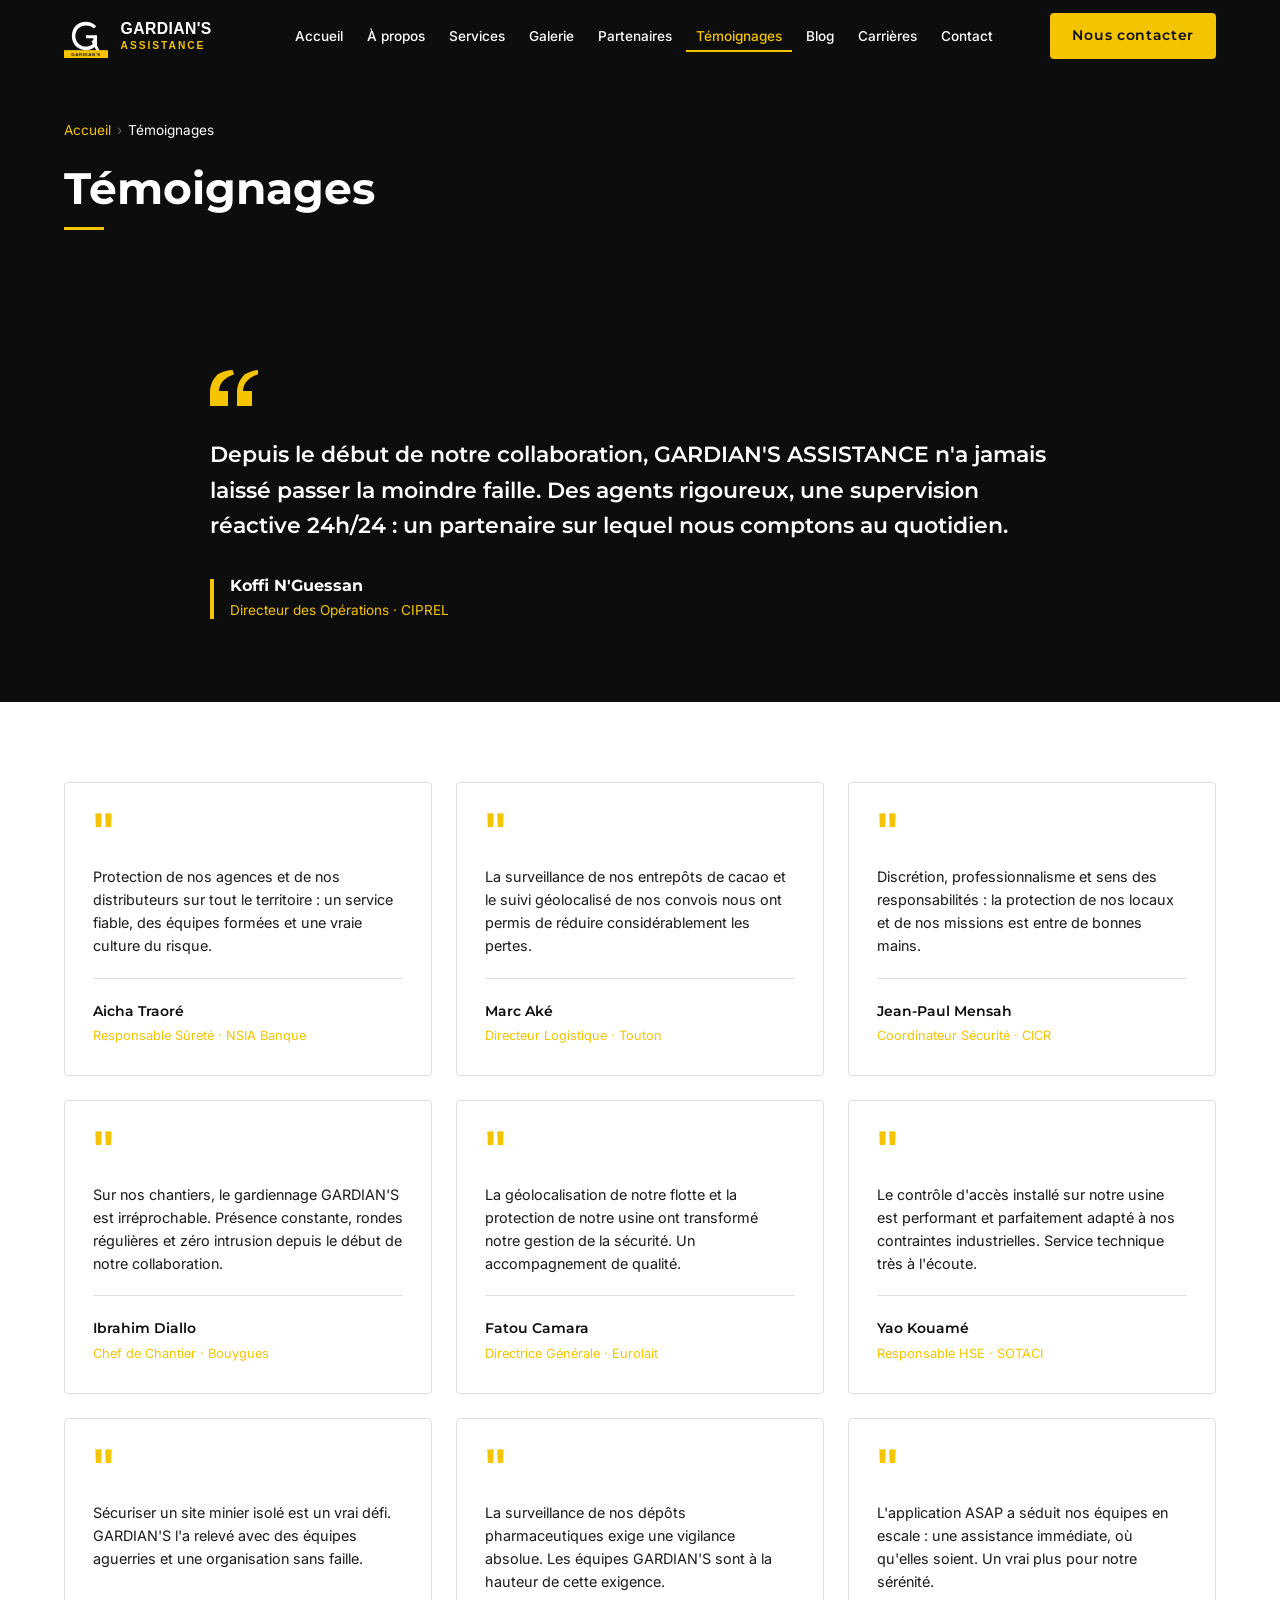
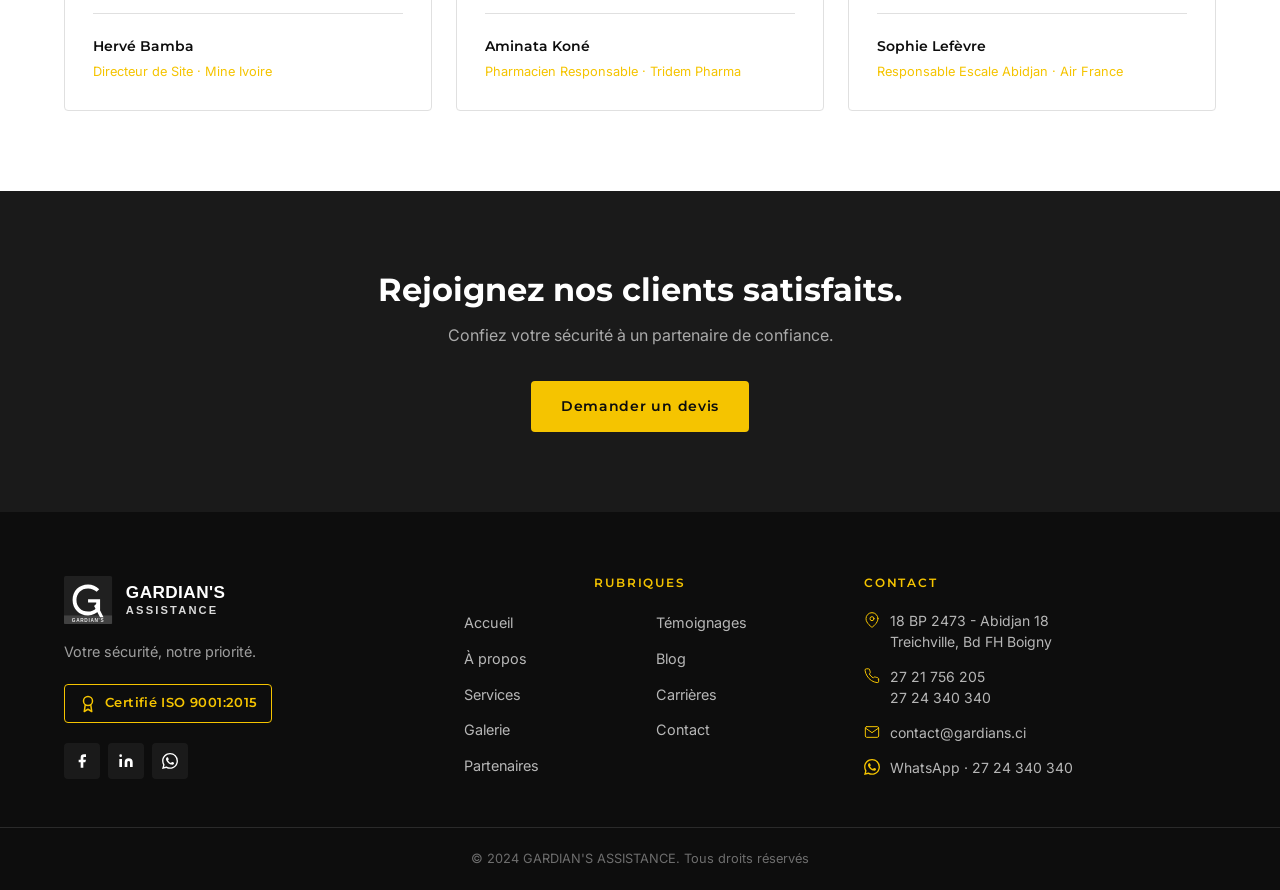
<file: temoignages.html>
<!DOCTYPE html>
<html lang="fr">
<head>
  <meta charset="UTF-8">
  <meta name="viewport" content="width=device-width, initial-scale=1.0">
  <title>Témoignages - GARDIAN'S ASSISTANCE | Avis de nos clients</title>
  <meta name="description" content="Découvrez ce que disent nos clients : banques, industries, sites miniers, pharmaceutiques, événements en Côte d'Ivoire. GARDIAN'S ASSISTANCE, partenaire de confiance depuis 1998.">
  <meta name="robots" content="index, follow">
  <meta name="author" content="GARDIAN'S ASSISTANCE">
  <meta name="theme-color" content="#0D0D0D">
  <link rel="canonical" href="https://gardians.ci/temoignages.html">
  <meta property="og:type" content="website">
  <meta property="og:site_name" content="GARDIAN'S ASSISTANCE">
  <meta property="og:title" content="Témoignages - GARDIAN'S ASSISTANCE | Avis de nos clients">
  <meta property="og:description" content="Découvrez ce que disent nos clients en Côte d'Ivoire. GARDIAN'S ASSISTANCE, partenaire de confiance depuis 1998.">
  <meta property="og:image" content="https://gardians.ci/images/og-image.jpg">
  <meta property="og:locale" content="fr_CI">
  <meta property="og:url" content="https://gardians.ci/temoignages.html">
  <meta name="twitter:card" content="summary_large_image">
  <meta name="twitter:image" content="https://gardians.ci/images/og-image.jpg">
  <link rel="icon" type="image/svg+xml" href="images/logo/gardians-logo.svg">
  <link rel="preconnect" href="https://fonts.googleapis.com">
  <link rel="preconnect" href="https://fonts.gstatic.com" crossorigin>
  <link href="https://fonts.googleapis.com/css2?family=Montserrat:wght@600;700&family=Inter:wght@400;500&display=swap" rel="stylesheet">
  <link rel="stylesheet" href="css/reset.css">
  <link rel="stylesheet" href="css/variables.css">
  <link rel="stylesheet" href="css/base.css">
  <link rel="stylesheet" href="css/components.css">
  <link rel="stylesheet" href="css/pages/testimonials.css">
</head>
<body>

  <!-- NAVIGATION -->
  <nav class="nav" id="main-nav" role="navigation" aria-label="Navigation principale">
    <div class="nav__container container">
      <a href="index.html" class="nav__brand">
        <img src="images/logo/gardians-logo.svg" alt="GARDIAN'S ASSISTANCE" class="nav__logo">
      </a>
      <button class="nav__toggle" id="nav-toggle" aria-label="Ouvrir le menu" aria-expanded="false" aria-controls="nav-menu">
        <span aria-hidden="true"></span><span aria-hidden="true"></span><span aria-hidden="true"></span>
      </button>
      <ul class="nav__menu" id="nav-menu" role="list">
        <li><a href="index.html">Accueil</a></li>
        <li><a href="a-propos.html">À propos</a></li>
        <li><a href="services.html">Services</a></li>
        <li><a href="galerie.html">Galerie</a></li>
        <li><a href="partenaires.html">Partenaires</a></li>
        <li><a href="temoignages.html" class="active" aria-current="page">Témoignages</a></li>
        <li><a href="blog.html">Blog</a></li>
        <li><a href="carrieres.html">Carrières</a></li>
        <li><a href="contact.html">Contact</a></li>
      </ul>
      <a href="contact.html" class="btn btn--primary nav__cta">Nous contacter</a>
    </div>
  </nav>

  <main>

    <!-- PAGE HERO -->
    <section class="page-hero">
      <div class="container">
        <nav class="breadcrumb" aria-label="Fil d'Ariane">
          <a href="index.html">Accueil</a>
          <span aria-hidden="true"> › </span>
          <span aria-current="page">Témoignages</span>
        </nav>
        <h1>Témoignages</h1>
        <div class="section-underline" aria-hidden="true"></div>
      </div>
    </section>

    <!-- FEATURED TESTIMONIAL -->
    <!-- AI-generated, to be reviewed by client -->
    <section class="testimonial-featured">
      <div class="container">
        <div class="testimonial-featured__inner">
          <div class="testimonial-featured__quote-icon" aria-hidden="true">
            <svg width="48" height="36" viewBox="0 0 48 36" fill="none" xmlns="http://www.w3.org/2000/svg">
              <path d="M0 36V22.5C0 15.5 2.5 9.5 7.5 4.5C12.5 1.5 17.5 0 22.5 0L24 4.5C20 5.5 16.5 7.5 13.5 10.5C10.5 13.5 9 17 9 21H18V36H0ZM27 36V22.5C27 15.5 29.5 9.5 34.5 4.5C39.5 1.5 44.5 0 48 0L48 4.5C44 5.5 40.5 7.5 37.5 10.5C34.5 13.5 33 17 33 21H42V36H27Z" fill="#F5C400"/>
            </svg>
          </div>
          <blockquote class="testimonial-featured__text">
            Depuis le début de notre collaboration, GARDIAN'S ASSISTANCE n'a jamais laissé passer la moindre faille. Des agents rigoureux, une supervision réactive 24h/24 : un partenaire sur lequel nous comptons au quotidien.
          </blockquote>
          <footer class="testimonial-featured__attribution">
            <div class="testimonial-featured__bar" aria-hidden="true"></div>
            <div>
              <p class="testimonial-featured__name">Koffi N'Guessan</p>
              <p class="testimonial-featured__role">Directeur des Opérations · CIPREL</p>
            </div>
          </footer>
        </div>
      </div>
    </section>

    <!-- TESTIMONIALS GRID -->
    <!-- AI-generated, to be reviewed by client -->
    <section class="section-testimonials-grid">
      <div class="container">
        <div class="testimonials-grid">

          <article class="testimonial-card">
            <div class="testimonial-card__quote" aria-hidden="true">"</div>
            <p class="testimonial-card__text">Protection de nos agences et de nos distributeurs sur tout le territoire : un service fiable, des équipes formées et une vraie culture du risque.</p>
            <hr class="testimonial-card__divider" aria-hidden="true">
            <footer>
              <p class="testimonial-card__name">Aicha Traoré</p>
              <p class="testimonial-card__role">Responsable Sûreté · NSIA Banque</p>
            </footer>
          </article>

          <article class="testimonial-card">
            <div class="testimonial-card__quote" aria-hidden="true">"</div>
            <p class="testimonial-card__text">La surveillance de nos entrepôts de cacao et le suivi géolocalisé de nos convois nous ont permis de réduire considérablement les pertes.</p>
            <hr class="testimonial-card__divider" aria-hidden="true">
            <footer>
              <p class="testimonial-card__name">Marc Aké</p>
              <p class="testimonial-card__role">Directeur Logistique · Touton</p>
            </footer>
          </article>

          <article class="testimonial-card">
            <div class="testimonial-card__quote" aria-hidden="true">"</div>
            <p class="testimonial-card__text">Discrétion, professionnalisme et sens des responsabilités : la protection de nos locaux et de nos missions est entre de bonnes mains.</p>
            <hr class="testimonial-card__divider" aria-hidden="true">
            <footer>
              <p class="testimonial-card__name">Jean-Paul Mensah</p>
              <p class="testimonial-card__role">Coordinateur Sécurité · CICR</p>
            </footer>
          </article>

          <article class="testimonial-card">
            <div class="testimonial-card__quote" aria-hidden="true">"</div>
            <p class="testimonial-card__text">Sur nos chantiers, le gardiennage GARDIAN'S est irréprochable. Présence constante, rondes régulières et zéro intrusion depuis le début de notre collaboration.</p>
            <hr class="testimonial-card__divider" aria-hidden="true">
            <footer>
              <p class="testimonial-card__name">Ibrahim Diallo</p>
              <p class="testimonial-card__role">Chef de Chantier · Bouygues</p>
            </footer>
          </article>

          <article class="testimonial-card">
            <div class="testimonial-card__quote" aria-hidden="true">"</div>
            <p class="testimonial-card__text">La géolocalisation de notre flotte et la protection de notre usine ont transformé notre gestion de la sécurité. Un accompagnement de qualité.</p>
            <hr class="testimonial-card__divider" aria-hidden="true">
            <footer>
              <p class="testimonial-card__name">Fatou Camara</p>
              <p class="testimonial-card__role">Directrice Générale · Eurolait</p>
            </footer>
          </article>

          <article class="testimonial-card">
            <div class="testimonial-card__quote" aria-hidden="true">"</div>
            <p class="testimonial-card__text">Le contrôle d'accès installé sur notre usine est performant et parfaitement adapté à nos contraintes industrielles. Service technique très à l'écoute.</p>
            <hr class="testimonial-card__divider" aria-hidden="true">
            <footer>
              <p class="testimonial-card__name">Yao Kouamé</p>
              <p class="testimonial-card__role">Responsable HSE · SOTACI</p>
            </footer>
          </article>

          <article class="testimonial-card">
            <div class="testimonial-card__quote" aria-hidden="true">"</div>
            <p class="testimonial-card__text">Sécuriser un site minier isolé est un vrai défi. GARDIAN'S l'a relevé avec des équipes aguerries et une organisation sans faille.</p>
            <hr class="testimonial-card__divider" aria-hidden="true">
            <footer>
              <p class="testimonial-card__name">Hervé Bamba</p>
              <p class="testimonial-card__role">Directeur de Site · Mine Ivoire</p>
            </footer>
          </article>

          <article class="testimonial-card">
            <div class="testimonial-card__quote" aria-hidden="true">"</div>
            <p class="testimonial-card__text">La surveillance de nos dépôts pharmaceutiques exige une vigilance absolue. Les équipes GARDIAN'S sont à la hauteur de cette exigence.</p>
            <hr class="testimonial-card__divider" aria-hidden="true">
            <footer>
              <p class="testimonial-card__name">Aminata Koné</p>
              <p class="testimonial-card__role">Pharmacien Responsable · Tridem Pharma</p>
            </footer>
          </article>

          <article class="testimonial-card">
            <div class="testimonial-card__quote" aria-hidden="true">"</div>
            <p class="testimonial-card__text">L'application ASAP a séduit nos équipes en escale : une assistance immédiate, où qu'elles soient. Un vrai plus pour notre sérénité.</p>
            <hr class="testimonial-card__divider" aria-hidden="true">
            <footer>
              <p class="testimonial-card__name">Sophie Lefèvre</p>
              <p class="testimonial-card__role">Responsable Escale Abidjan · Air France</p>
            </footer>
          </article>

        </div>
      </div>
    </section>

    <!-- CTA BANNER -->
    <section class="cta-banner">
      <div class="container cta-banner__content">
        <h2>Rejoignez nos clients satisfaits.</h2>
        <p>Confiez votre sécurité à un partenaire de confiance.</p>
        <a href="contact.html" class="btn btn--primary">Demander un devis</a>
      </div>
    </section>

  </main>

  <!-- FOOTER -->
  <footer class="footer">
    <div class="footer__main container">
      <div class="footer__brand">
        <img src="images/logo/gardians-logo-white.svg" alt="GARDIAN'S ASSISTANCE" loading="lazy">
        <p>Votre sécurité, notre priorité.</p>
        <!-- TODO: remplacer par le logo officiel ISO 9001 fourni par le client -->
        <div class="footer__cert">
          <span class="cert-badge cert-badge--outline">
            <svg viewBox="0 0 24 24" fill="none" stroke="currentColor" stroke-width="2" stroke-linecap="round" stroke-linejoin="round" aria-hidden="true"><circle cx="12" cy="8" r="6"/><path d="M8.21 13.89 7 22l5-3 5 3-1.21-8.11"/></svg>
            Certifié ISO 9001:2015
          </span>
        </div>
        <div class="footer__socials">
          <a href="https://www.facebook.com/gardiansassistance.officiel/" aria-label="Facebook" class="footer__social-link" target="_blank" rel="noopener noreferrer"><svg width="16" height="16" viewBox="0 0 24 24" fill="currentColor" aria-hidden="true"><path d="M18 2h-3a5 5 0 0 0-5 5v3H7v4h3v8h4v-8h3l1-4h-4V7a1 1 0 0 1 1-1h3z"/></svg></a>
          <a href="https://www.linkedin.com/company/gardian-s-assistance/" aria-label="LinkedIn" class="footer__social-link" target="_blank" rel="noopener noreferrer"><svg width="16" height="16" viewBox="0 0 24 24" fill="currentColor" aria-hidden="true"><path d="M16 8a6 6 0 0 1 6 6v7h-4v-7a2 2 0 0 0-2-2 2 2 0 0 0-2 2v7h-4v-7a6 6 0 0 1 6-6zM2 9h4v12H2z"/><circle cx="4" cy="4" r="2"/></svg></a>
          <a href="https://wa.me/2252724340340" aria-label="WhatsApp" class="footer__social-link"><svg width="16" height="16" viewBox="0 0 24 24" fill="currentColor" aria-hidden="true"><path d="M17.472 14.382c-.297-.149-1.758-.867-2.03-.967-.273-.099-.471-.148-.67.15-.197.297-.767.966-.94 1.164-.173.199-.347.223-.644.075-.297-.15-1.255-.463-2.39-1.475-.883-.788-1.48-1.761-1.653-2.059-.173-.297-.018-.458.13-.606.134-.133.298-.347.446-.52.149-.174.198-.298.298-.497.099-.198.05-.371-.025-.52-.075-.149-.669-1.612-.916-2.207-.242-.579-.487-.5-.669-.51-.173-.008-.371-.01-.57-.01-.198 0-.52.074-.792.372-.272.297-1.04 1.016-1.04 2.479 0 1.462 1.065 2.875 1.213 3.074.149.198 2.096 3.2 5.077 4.487.709.306 1.262.489 1.694.625.712.227 1.36.195 1.871.118.571-.085 1.758-.719 2.006-1.413.248-.694.248-1.289.173-1.413-.074-.124-.272-.198-.57-.347m-5.421 7.403h-.004a9.87 9.87 0 0 1-5.031-1.378l-.361-.214-3.741.982.998-3.648-.235-.374a9.86 9.86 0 0 1-1.51-5.26c.001-5.45 4.436-9.884 9.888-9.884 2.64 0 5.122 1.03 6.988 2.898a9.825 9.825 0 0 1 2.893 6.994c-.003 5.45-4.437 9.884-9.885 9.884m8.413-18.297A11.815 11.815 0 0 0 12.05 0C5.495 0 .16 5.335.157 11.892c0 2.096.547 4.142 1.588 5.945L.057 24l6.305-1.654a11.882 11.882 0 0 0 5.683 1.448h.005c6.554 0 11.89-5.335 11.893-11.893a11.821 11.821 0 0 0-3.48-8.413z"/></svg></a>
        </div>
      </div>
      <nav class="footer__nav" aria-label="Navigation footer">
        <h3 class="footer__heading">Rubriques</h3>
        <ul role="list">
          <li><a href="index.html">Accueil</a></li>
          <li><a href="a-propos.html">À propos</a></li>
          <li><a href="services.html">Services</a></li>
          <li><a href="galerie.html">Galerie</a></li>
          <li><a href="partenaires.html">Partenaires</a></li>
          <li><a href="temoignages.html">Témoignages</a></li>
          <li><a href="blog.html">Blog</a></li>
          <li><a href="carrieres.html">Carrières</a></li>
          <li><a href="contact.html">Contact</a></li>
        </ul>
      </nav>
      <div class="footer__contact">
        <h3 class="footer__heading">CONTACT</h3>
        <ul role="list">
          <li><svg viewBox="0 0 24 24" fill="none" stroke="currentColor" stroke-width="1.5" stroke-linecap="round" stroke-linejoin="round" aria-hidden="true"><path d="M21 10c0 7-9 13-9 13s-9-6-9-13a9 9 0 1 1 18 0z"/><circle cx="12" cy="10" r="3"/></svg><span>18 BP 2473 - Abidjan 18<br>Treichville, Bd FH Boigny</span></li>
          <li><svg viewBox="0 0 24 24" fill="none" stroke="currentColor" stroke-width="1.5" stroke-linecap="round" stroke-linejoin="round" aria-hidden="true"><path d="M22 16.92v3a2 2 0 0 1-2.18 2 19.79 19.79 0 0 1-8.63-3.07A19.5 19.5 0 0 1 4.69 12 19.79 19.79 0 0 1 1.61 3.41 2 2 0 0 1 3.6 1.21h3a2 2 0 0 1 2 1.72 12.84 12.84 0 0 0 .7 2.81 2 2 0 0 1-.45 2.11L7.91 8.91a16 16 0 0 0 6 6l.92-.92a2 2 0 0 1 2.11-.45 12.84 12.84 0 0 0 2.81.7A2 2 0 0 1 21.72 16.92z"/></svg><span>27 21 756 205<br>27 24 340 340</span></li>
          <li><svg viewBox="0 0 24 24" fill="none" stroke="currentColor" stroke-width="1.5" stroke-linecap="round" stroke-linejoin="round" aria-hidden="true"><path d="M4 4h16c1.1 0 2 .9 2 2v12c0 1.1-.9 2-2 2H4c-1.1 0-2-.9-2-2V6c0-1.1.9-2 2-2z"/><polyline points="22,6 12,13 2,6"/></svg><span><a href="mailto:contact@gardians.ci">contact@gardians.ci</a></span></li>
          <li><svg viewBox="0 0 24 24" fill="currentColor" aria-hidden="true"><path d="M17.472 14.382c-.297-.149-1.758-.867-2.03-.967-.273-.099-.471-.148-.67.15-.197.297-.767.966-.94 1.164-.173.199-.347.223-.644.075-.297-.15-1.255-.463-2.39-1.475-.883-.788-1.48-1.761-1.653-2.059-.173-.297-.018-.458.13-.606.134-.133.298-.347.446-.52.149-.174.198-.298.298-.497.099-.198.05-.371-.025-.52-.075-.149-.669-1.612-.916-2.207-.242-.579-.487-.5-.669-.51-.173-.008-.371-.01-.57-.01-.198 0-.52.074-.792.372-.272.297-1.04 1.016-1.04 2.479 0 1.462 1.065 2.875 1.213 3.074.149.198 2.096 3.2 5.077 4.487.709.306 1.262.489 1.694.625.712.227 1.36.195 1.871.118.571-.085 1.758-.719 2.006-1.413.248-.694.248-1.289.173-1.413-.074-.124-.272-.198-.57-.347m-5.421 7.403h-.004a9.87 9.87 0 0 1-5.031-1.378l-.361-.214-3.741.982.998-3.648-.235-.374a9.86 9.86 0 0 1-1.51-5.26c.001-5.45 4.436-9.884 9.888-9.884 2.64 0 5.122 1.03 6.988 2.898a9.825 9.825 0 0 1 2.893 6.994c-.003 5.45-4.437 9.884-9.885 9.884m8.413-18.297A11.815 11.815 0 0 0 12.05 0C5.495 0 .16 5.335.157 11.892c0 2.096.547 4.142 1.588 5.945L.057 24l6.305-1.654a11.882 11.882 0 0 0 5.683 1.448h.005c6.554 0 11.89-5.335 11.893-11.893a11.821 11.821 0 0 0-3.48-8.413z"/></svg><span><a href="https://wa.me/2252724340340">WhatsApp · 27 24 340 340</a></span></li>
        </ul>
      </div>
    </div>
    <div class="footer__bottom">
      <p>© 2024 GARDIAN'S ASSISTANCE. Tous droits réservés</p>
    </div>
  </footer>

  <script src="js/nav.js"></script>
</body>
</html>
</file>
<file: css/variables.css>
:root {
  /* Colors */
  --color-black:      #0D0D0D;
  --color-dark:       #1A1A1A;
  --color-yellow:     #F5C400;
  --color-white:      #FFFFFF;
  --color-gray-light: #F5F5F5;
  --color-gray-mid:   #E0E0E0;
  --color-text-body:  #1A1A1A;
  --color-text-muted: #666666;

  /* Typography */
  --font-heading: 'Montserrat', sans-serif;
  --font-body:    'Inter', sans-serif;

  /* Spacing & layout */
  --radius:          4px;
  --transition:      0.2s ease;
  --underline-yellow: 3px solid var(--color-yellow);
  --spacing-section: 80px;
  --container-max:   1200px;
  --container-pad:   24px;

  /* Breakpoints (reference only - use in media queries) */
  --bp-sm: 480px;
  --bp-md: 768px;
  --bp-lg: 1024px;
  --bp-xl: 1280px;
}
</file>
<file: css/base.css>
/* Base - typography, global elements, utilities */

html {
  scroll-behavior: smooth;
  overflow-x: hidden;
}

body {
  font-family: var(--font-body);
  font-size: 16px;
  color: var(--color-text-body);
  background: var(--color-white);
  line-height: 1.6;
  -webkit-font-smoothing: antialiased;
  -moz-osx-font-smoothing: grayscale;
  overflow-x: hidden;
}

/* Container */
.container {
  max-width: var(--container-max);
  margin-left: auto;
  margin-right: auto;
  padding-left: var(--container-pad);
  padding-right: var(--container-pad);
}

/* Headings */
h1, h2, h3, h4, h5, h6 {
  font-family: var(--font-heading);
  line-height: 1.2;
  color: var(--color-text-body);
}

h1 { font-size: 2.5rem; font-weight: 700; }
h2 { font-size: 2rem;   font-weight: 700; }
h3 { font-size: 1.25rem; font-weight: 600; }
h4 { font-size: 1rem;   font-weight: 600; }

p { line-height: 1.7; }

strong { font-weight: 600; }

/* Section underline decorator */
.section-underline {
  width: 40px;
  height: 3px;
  background: var(--color-yellow);
  margin-top: 12px;
}

.section-underline--center {
  margin-left: auto;
  margin-right: auto;
}

/* Section label (badge text above H2) */
.section-label {
  color: var(--color-yellow);
  font-family: var(--font-heading);
  font-weight: 600;
  font-size: 0.75rem;
  letter-spacing: 0.2em;
  text-transform: uppercase;
  display: block;
  margin-bottom: 8px;
}

/* Utility: text alignment */
.text-center { text-align: center; }

/* Utility: visually hidden */
.sr-only {
  position: absolute;
  width: 1px;
  height: 1px;
  padding: 0;
  margin: -1px;
  overflow: hidden;
  clip: rect(0, 0, 0, 0);
  white-space: nowrap;
  border: 0;
}

/* Focus ring */
:focus-visible {
  outline: 2px solid var(--color-yellow);
  outline-offset: 2px;
}

/* Link arrow utility */
.link-arrow {
  font-family: var(--font-body);
  font-weight: 500;
  color: var(--color-black);
  text-decoration: underline;
  transition: color var(--transition);
  display: inline-block;
}

.link-arrow:hover { color: var(--color-yellow); }

/* Image placeholder */
.img-placeholder {
  background: var(--color-dark);
  display: flex;
  align-items: center;
  justify-content: center;
  color: #555;
  font-family: var(--font-body);
  font-size: 0.75rem;
  letter-spacing: 0.1em;
  text-transform: uppercase;
  width: 100%;
}

/* Breadcrumb */
.breadcrumb {
  display: flex;
  align-items: center;
  gap: 6px;
  font-size: 0.85rem;
  margin-bottom: 20px;
  flex-wrap: wrap;
}

.breadcrumb a {
  color: var(--color-yellow);
  transition: opacity var(--transition);
}

.breadcrumb a:hover { opacity: 0.8; }

.breadcrumb span[aria-current="page"] {
  color: var(--color-white);
}

.breadcrumb span[aria-hidden="true"] {
  color: var(--color-text-muted);
}

/* Responsive root tokens */
@media (max-width: 767px) {
  :root {
    --spacing-section: 56px;
    --container-pad: 20px;
  }
}

@media (max-width: 479px) {
  :root {
    --spacing-section: 48px;
    --container-pad: 16px;
  }
}
</file>
<file: css/components.css>
/* Components - nav, footer, buttons, cards, forms, page-hero, CTA banner */

/* ============================================================
   BUTTONS
   ============================================================ */
.btn {
  display: inline-block;
  font-family: var(--font-heading);
  font-weight: 600;
  font-size: 0.9rem;
  letter-spacing: 0.05em;
  padding: 12px 28px;
  border-radius: var(--radius);
  transition: var(--transition);
  cursor: pointer;
  text-decoration: none;
  border: 2px solid transparent;
  text-align: center;
}

.btn--primary {
  background: var(--color-yellow);
  color: var(--color-black);
  border-color: var(--color-yellow);
}

.btn--primary:hover {
  background: #D4AA00;
  border-color: #D4AA00;
}

.btn--outline {
  background: transparent;
  color: var(--color-white);
  border-color: var(--color-white);
}

.btn--outline:hover {
  background: var(--color-white);
  color: var(--color-black);
}

.btn--full {
  width: 100%;
  display: block;
}

@media (max-width: 479px) {
  .btn {
    padding: 11px 20px;
    font-size: 0.875rem;
  }
}

/* ============================================================
   NAVIGATION
   ============================================================ */
.nav {
  position: fixed;
  top: 0;
  left: 0;
  right: 0;
  z-index: 1000;
  background: transparent;
  transition: background var(--transition), box-shadow var(--transition);
}

.nav--scrolled {
  background: var(--color-black);
  box-shadow: 0 2px 12px rgba(0, 0, 0, 0.4);
}

.nav__container {
  display: flex;
  align-items: center;
  justify-content: space-between;
  height: 72px;
  gap: 24px;
}

.nav__brand {
  flex-shrink: 0;
  display: flex;
  align-items: center;
}

.nav__logo {
  height: 44px;
  width: auto;
}

.nav__menu {
  display: flex;
  align-items: center;
  gap: 4px;
  flex: 1;
  justify-content: center;
}

.nav__menu li a {
  font-family: var(--font-body);
  font-size: 0.85rem;
  font-weight: 500;
  color: var(--color-white);
  padding: 6px 10px;
  border-bottom: 2px solid transparent;
  transition: color var(--transition), border-color var(--transition);
  white-space: nowrap;
}

.nav__menu li a:hover,
.nav__menu li a.active {
  color: var(--color-yellow);
  border-bottom-color: var(--color-yellow);
}

.nav__cta {
  flex-shrink: 0;
  font-size: 0.85rem;
  padding: 10px 20px;
}

/* Hamburger toggle */
.nav__toggle {
  display: none;
  flex-direction: column;
  justify-content: center;
  align-items: center;
  gap: 5px;
  width: 40px;
  height: 40px;
  background: transparent;
  border: none;
  cursor: pointer;
  padding: 4px;
}

.nav__toggle span {
  display: block;
  width: 24px;
  height: 2px;
  background: var(--color-white);
  border-radius: var(--radius);
  transition: transform var(--transition), opacity var(--transition);
}

.nav__toggle[aria-expanded="true"] span:nth-child(1) {
  transform: translateY(7px) rotate(45deg);
}

.nav__toggle[aria-expanded="true"] span:nth-child(2) {
  opacity: 0;
}

.nav__toggle[aria-expanded="true"] span:nth-child(3) {
  transform: translateY(-7px) rotate(-45deg);
}

/* Mobile nav */
@media (max-width: 767px) {
  .nav__toggle { display: flex; }

  .nav__menu {
    position: fixed;
    top: 72px;
    left: 0;
    right: 0;
    bottom: 0;
    background: var(--color-black);
    flex-direction: column;
    align-items: flex-start;
    justify-content: flex-start;
    padding: 32px 24px;
    gap: 0;
    transform: translateX(-100%);
    transition: transform 0.3s ease;
    overflow-y: auto;
  }

  .nav__menu--open {
    transform: translateX(0);
  }

  .nav__menu li {
    width: 100%;
    border-bottom: 1px solid #222;
  }

  .nav__menu li a {
    display: block;
    padding: 16px 0;
    font-size: 1rem;
    border-bottom: none;
  }

  .nav__cta { display: none; }
}

@media (min-width: 768px) and (max-width: 1100px) {
  .nav__menu li a { font-size: 0.78rem; padding: 6px 7px; }
  .nav__cta { font-size: 0.78rem; padding: 9px 14px; }
}

/* ============================================================
   FOOTER
   ============================================================ */
.footer {
  background: var(--color-black);
  color: var(--color-white);
}

.footer__main {
  display: grid;
  grid-template-columns: 1fr 1fr 1fr;
  gap: 48px;
  padding-top: 64px;
  padding-bottom: 48px;
}

.footer__brand img {
  height: 48px;
  width: auto;
  margin-bottom: 16px;
}

.footer__brand p {
  color: rgba(255, 255, 255, 0.6);
  font-size: 0.9rem;
  margin-bottom: 20px;
}

.footer__socials {
  display: flex;
  gap: 8px;
}

.footer__social-link {
  display: flex;
  align-items: center;
  justify-content: center;
  width: 36px;
  height: 36px;
  background: #1A1A1A;
  border-radius: var(--radius);
  color: var(--color-white);
  transition: background var(--transition);
  flex-shrink: 0;
}

.footer__social-link:hover { background: var(--color-yellow); color: var(--color-black); }

.footer__heading {
  font-family: var(--font-heading);
  font-size: 0.75rem;
  font-weight: 600;
  letter-spacing: 0.15em;
  text-transform: uppercase;
  color: var(--color-yellow);
  margin-bottom: 20px;
}

.footer__nav ul {
  display: flex;
  flex-direction: column;
  gap: 10px;
}

.footer__nav ul li a {
  color: rgba(255, 255, 255, 0.7);
  font-size: 0.9rem;
  transition: color var(--transition);
}

.footer__nav ul li a:hover { color: var(--color-yellow); }

.footer__contact ul {
  display: flex;
  flex-direction: column;
  gap: 14px;
}

.footer__contact ul li {
  color: rgba(255, 255, 255, 0.7);
  font-size: 0.875rem;
  line-height: 1.5;
  display: flex;
  align-items: flex-start;
  gap: 10px;
}

.footer__contact ul li svg {
  width: 16px;
  height: 16px;
  flex-shrink: 0;
  margin-top: 2px;
  color: var(--color-yellow);
}

.footer__contact ul li a {
  color: rgba(255, 255, 255, 0.7);
  transition: color var(--transition);
}

.footer__contact ul li a:hover { color: var(--color-yellow); }

.footer__bottom {
  border-top: 1px solid #2A2A2A;
  padding: 20px 0;
  text-align: center;
}

.footer__bottom p {
  color: rgba(255, 255, 255, 0.4);
  font-size: 0.8rem;
}

/* ============================================================
   ISO 9001 CERTIFICATION BADGE & HIGHLIGHT
   ============================================================ */
.cert-badge {
  display: inline-flex;
  align-items: center;
  gap: 8px;
  padding: 8px 14px;
  background: var(--color-yellow);
  color: var(--color-black);
  font-family: var(--font-heading);
  font-weight: 600;
  font-size: 0.8rem;
  letter-spacing: 0.03em;
  border-radius: var(--radius);
}

.cert-badge svg {
  width: 18px;
  height: 18px;
  flex-shrink: 0;
}

.cert-badge--outline {
  background: transparent;
  color: var(--color-yellow);
  border: 1px solid var(--color-yellow);
}

.footer__cert {
  margin-bottom: 20px;
}

.cert-highlight {
  display: flex;
  align-items: flex-start;
  gap: 16px;
  margin-top: 24px;
  padding: 20px 24px;
  background: var(--color-gray-light);
  border-top: 3px solid var(--color-yellow);
  border-radius: var(--radius);
}

.cert-highlight__icon {
  flex-shrink: 0;
  color: var(--color-yellow);
}

.cert-highlight__icon svg {
  width: 40px;
  height: 40px;
}

.cert-highlight__title {
  font-family: var(--font-heading);
  font-weight: 700;
  font-size: 1rem;
  color: var(--color-text-body);
  margin-bottom: 4px;
}

.cert-highlight__text {
  font-size: 0.875rem;
  color: var(--color-text-muted);
  line-height: 1.5;
}

@media (max-width: 767px) {
  .footer__main {
    grid-template-columns: 1fr;
    gap: 40px;
    padding-top: 48px;
    padding-bottom: 32px;
  }
}

@media (min-width: 768px) and (max-width: 1023px) {
  .footer__main {
    grid-template-columns: 1fr 1fr;
    gap: 32px;
  }
}

@media (min-width: 1024px) {
  .footer__nav .footer__heading {
    text-align: center;
  }
  .footer__nav ul {
    display: block;
    columns: 2;
    column-gap: 32px;
  }
  .footer__nav ul li {
    margin-bottom: 10px;
    break-inside: avoid;
  }
}

/* ============================================================
   PAGE HERO (internal pages)
   ============================================================ */
.page-hero {
  background: var(--color-black);
  padding: 120px 0 60px;
  color: var(--color-white);
}

.page-hero h1 {
  color: var(--color-white);
  font-size: 2.75rem;
  font-weight: 700;
}

@media (max-width: 767px) {
  .page-hero {
    padding-top: 100px;
    padding-bottom: 40px;
  }
  .page-hero h1 { font-size: 2.1rem; }
}

@media (max-width: 479px) {
  .page-hero h1 { font-size: 1.875rem; }
}

/* ============================================================
   CTA BANNER
   ============================================================ */
.cta-banner {
  background: var(--color-dark);
  padding: var(--spacing-section) 0;
  text-align: center;
}

.cta-banner__content {
  max-width: 680px;
  margin: 0 auto;
}

.cta-banner h2 {
  color: var(--color-white);
  font-size: 2rem;
  font-weight: 700;
  margin-bottom: 12px;
}

.cta-banner p {
  color: #AAAAAA;
  font-size: 1rem;
  margin-bottom: 32px;
}

/* ============================================================
   SERVICE CARDS
   ============================================================ */
.services-grid {
  display: grid;
  grid-template-columns: repeat(3, 1fr);
  gap: 24px;
}

@media (max-width: 599px) {
  .services-grid { grid-template-columns: 1fr; }
}

@media (min-width: 600px) and (max-width: 1023px) {
  .services-grid { grid-template-columns: repeat(2, 1fr); }
}

.service-card {
  background: var(--color-white);
  border: 1px solid var(--color-gray-mid);
  padding: 28px;
  border-radius: var(--radius);
  display: flex;
  flex-direction: column;
  transition: box-shadow var(--transition), transform var(--transition);
}

.service-card:hover {
  box-shadow: 0 4px 16px rgba(0, 0, 0, 0.1);
  transform: translateY(-2px);
}

.service-card__icon {
  width: 40px;
  height: 40px;
  color: var(--color-yellow);
  margin-bottom: 16px;
  flex-shrink: 0;
}

.service-card__icon svg {
  width: 40px;
  height: 40px;
}

.service-card h3 {
  font-family: var(--font-heading);
  font-weight: 600;
  font-size: 1.05rem;
  color: var(--color-black);
  margin-bottom: 10px;
}

.service-card p {
  font-size: 0.9rem;
  color: var(--color-text-muted);
  flex: 1;
  line-height: 1.6;
}

.service-card__underline {
  width: 32px;
  height: 3px;
  background: var(--color-yellow);
  margin-top: 16px;
}

/* ============================================================
   TESTIMONIAL CARDS
   ============================================================ */
.testimonials-grid {
  display: grid;
  grid-template-columns: repeat(3, 1fr);
  gap: 24px;
}

@media (max-width: 599px) {
  .testimonials-grid { grid-template-columns: 1fr; }
}

@media (min-width: 600px) and (max-width: 1023px) {
  .testimonials-grid { grid-template-columns: repeat(2, 1fr); }
}

.testimonial-card {
  border: 1px solid var(--color-gray-mid);
  padding: 28px;
  border-radius: var(--radius);
  display: flex;
  flex-direction: column;
}

.testimonial-card__quote {
  color: var(--color-yellow);
  font-size: 3rem;
  font-family: var(--font-heading);
  font-weight: 700;
  line-height: 0.8;
  margin-bottom: 16px;
}

.testimonial-card__text {
  font-family: var(--font-body);
  font-size: 0.9rem;
  color: var(--color-text-body);
  flex: 1;
  line-height: 1.6;
}

.testimonial-card__divider {
  border: none;
  border-top: 1px solid var(--color-gray-mid);
  margin: 20px 0;
}

.testimonial-card__name {
  font-family: var(--font-heading);
  font-weight: 600;
  font-size: 0.9rem;
  color: var(--color-black);
}

.testimonial-card__role {
  font-family: var(--font-body);
  font-size: 0.8rem;
  color: var(--color-yellow);
  margin-top: 2px;
}

/* ============================================================
   FORM ELEMENTS
   ============================================================ */
.form-row {
  display: grid;
  grid-template-columns: 1fr 1fr;
  gap: 16px;
  margin-bottom: 16px;
}

@media (max-width: 599px) {
  .form-row { grid-template-columns: 1fr; }
}

.form-group {
  display: flex;
  flex-direction: column;
  gap: 6px;
  margin-bottom: 16px;
}

.form-group label {
  font-family: var(--font-body);
  font-size: 0.85rem;
  font-weight: 500;
  color: var(--color-text-body);
}

.form-group input,
.form-group select,
.form-group textarea {
  border: 1px solid var(--color-gray-mid);
  border-radius: var(--radius);
  padding: 10px 14px;
  font-family: var(--font-body);
  font-size: 0.9rem;
  color: var(--color-text-body);
  background: var(--color-white);
  transition: border-color var(--transition);
  width: 100%;
}

.form-group input:focus,
.form-group select:focus,
.form-group textarea:focus {
  outline: none;
  border-color: var(--color-yellow);
}

.form-group input.error,
.form-group textarea.error {
  border-color: #D32F2F;
}

.form-group .form-error {
  font-size: 0.78rem;
  color: #D32F2F;
  margin-top: 2px;
}

.form-group--full {
  grid-column: 1 / -1;
}

.form-status {
  margin-top: 16px;
  padding: 12px 16px;
  border-radius: var(--radius);
  font-size: 0.9rem;
  display: none;
}

.form-status--success {
  display: block;
  background: #E8F5E9;
  color: #2E7D32;
  border: 1px solid #A5D6A7;
}

.form-status--error {
  display: block;
  background: #FFEBEE;
  color: #C62828;
  border: 1px solid #EF9A9A;
}
</file>
<file: css/pages/home.css>
/* Home page styles */

/* ============================================================
   HERO
   ============================================================ */
.hero {
  background: var(--color-black);
  min-height: 100vh;
  display: flex;
  align-items: center;
  padding-top: 72px;
}

.hero__inner {
  display: grid;
  grid-template-columns: 60fr 40fr;
  gap: 64px;
  align-items: center;
  padding-top: 80px;
  padding-bottom: 80px;
}

.hero__badge {
  display: block;
  color: var(--color-yellow);
  font-family: var(--font-heading);
  font-weight: 600;
  font-size: 0.75rem;
  letter-spacing: 0.2em;
  text-transform: uppercase;
  margin-bottom: 16px;
}

.hero__title {
  font-family: var(--font-heading);
  font-weight: 700;
  font-size: 3.5rem;
  color: var(--color-white);
  line-height: 1.1;
}

.hero__sub {
  font-family: var(--font-body);
  font-size: 1rem;
  color: rgba(255, 255, 255, 0.8);
  max-width: 440px;
  margin-top: 16px;
  line-height: 1.7;
}

.hero__ctas {
  display: flex;
  gap: 16px;
  margin-top: 32px;
  flex-wrap: wrap;
}

/* Desktop/tablet: equal-width hero buttons (both sized to the wider one) */
@media (min-width: 768px) {
  .hero__ctas {
    display: inline-grid;
    grid-template-columns: repeat(2, 1fr);
  }
  .hero__ctas .btn {
    text-align: center;
  }
}

.hero__cert {
  margin-top: 20px;
}

/* Hero image frame with L-shaped yellow corners */
.hero__image-frame {
  position: relative;
}

.hero__image-frame::before,
.hero__image-frame::after {
  content: '';
  position: absolute;
  width: 28px;
  height: 28px;
  z-index: 1;
}

.hero__image-frame::before {
  top: -8px;
  left: -8px;
  border-top: 3px solid var(--color-yellow);
  border-left: 3px solid var(--color-yellow);
}

.hero__image-frame::after {
  bottom: -8px;
  right: -8px;
  border-bottom: 3px solid var(--color-yellow);
  border-right: 3px solid var(--color-yellow);
}

.hero__image-frame .corner-tr,
.hero__image-frame .corner-bl {
  position: absolute;
  width: 28px;
  height: 28px;
  z-index: 1;
}

.hero__image-frame .corner-tr {
  top: -8px;
  right: -8px;
  border-top: 3px solid var(--color-yellow);
  border-right: 3px solid var(--color-yellow);
}

.hero__image-frame .corner-bl {
  bottom: -8px;
  left: -8px;
  border-bottom: 3px solid var(--color-yellow);
  border-left: 3px solid var(--color-yellow);
}

.hero__image-placeholder {
  background: #2A2A2A;
  aspect-ratio: 4 / 3;
  display: flex;
  align-items: center;
  justify-content: center;
  color: #555;
  font-size: 0.75rem;
  letter-spacing: 0.1em;
  text-transform: uppercase;
  font-family: var(--font-body);
}

/* ============================================================
   STATS BAR
   ============================================================ */
.stats-bar {
  background: var(--color-yellow);
  padding: 40px 0;
}

.stats-bar__inner {
  display: flex;
  justify-content: center;
  align-items: center;
  gap: 48px;
  flex-wrap: wrap;
}

.stat-item {
  text-align: center;
  display: flex;
  flex-direction: column;
  align-items: center;
  gap: 6px;
}

.stat-item__number {
  font-family: var(--font-heading);
  font-weight: 700;
  font-size: 2.5rem;
  color: var(--color-black);
  line-height: 1;
}

.stat-item__label {
  font-family: var(--font-body);
  font-weight: 500;
  font-size: 0.85rem;
  color: var(--color-black);
}

.stat-item__separator {
  width: 1px;
  height: 60px;
  background: rgba(0, 0, 0, 0.2);
  flex-shrink: 0;
}

/* ============================================================
   SERVICES SECTION (home preview)
   ============================================================ */
.section-services {
  background: var(--color-white);
  padding: var(--spacing-section) 0;
}

.section-services__header {
  text-align: center;
  margin-bottom: 48px;
}

.section-services__header h2 {
  color: var(--color-text-body);
}

/* ============================================================
   ASAP SECTION
   ============================================================ */
.section-asap {
  background: var(--color-dark);
  padding: var(--spacing-section) 0;
}

.section-asap__inner {
  display: grid;
  grid-template-columns: 1fr 1fr;
  gap: 64px;
  align-items: center;
}

.section-asap__content h2 {
  color: var(--color-white);
  margin-bottom: 8px;
}

.section-asap__content p {
  color: rgba(255, 255, 255, 0.75);
  margin-top: 16px;
  font-size: 0.95rem;
}

.asap-features {
  display: grid;
  grid-template-columns: 1fr 1fr;
  gap: 12px;
  margin-top: 24px;
}

.asap-feature {
  background: rgba(255, 255, 255, 0.05);
  border: 1px solid rgba(255, 255, 255, 0.1);
  padding: 12px 16px;
  border-radius: var(--radius);
  color: var(--color-white);
  font-family: var(--font-body);
  font-weight: 500;
  font-size: 0.9rem;
  display: flex;
  align-items: center;
  gap: 8px;
}

.asap-feature__icon {
  color: var(--color-yellow);
  width: 18px;
  height: 18px;
  flex-shrink: 0;
  display: flex;
  align-items: center;
}

.asap-feature__icon svg {
  width: 18px;
  height: 18px;
}

.asap-stores {
  color: rgba(255, 255, 255, 0.6);
  font-size: 0.85rem;
  margin-top: 20px;
}

.asap-stores a {
  color: var(--color-yellow);
  transition: text-decoration var(--transition);
}

.asap-stores a:hover { text-decoration: underline; }

.asap-image-wrapper {
  display: flex;
  justify-content: center;
}

.asap-image-placeholder {
  border: 2px solid var(--color-yellow);
  background: #111;
  aspect-ratio: 3 / 4;
  width: 100%;
  max-width: 320px;
  display: flex;
  align-items: center;
  justify-content: center;
  color: #555;
  font-size: 0.75rem;
  letter-spacing: 0.1em;
  text-transform: uppercase;
  font-family: var(--font-body);
}

/* Responsive home */
@media (max-width: 767px) {
  .hero__inner {
    grid-template-columns: 1fr;
    gap: 40px;
    padding-top: 60px;
    padding-bottom: 40px;
  }

  .hero__title { font-size: 2.25rem; }

  .stat-item__separator { display: none; }

  .stats-bar__inner {
    flex-direction: column;
    gap: 24px;
  }

  .section-asap__inner {
    grid-template-columns: 1fr;
    gap: 40px;
  }

  .asap-image-wrapper { order: 2; }

  .asap-features { grid-template-columns: 1fr; }

  .hero__ctas {
    flex-direction: column;
    align-items: stretch;
  }
}

@media (max-width: 479px) {
  .hero__title { font-size: 1.875rem; }
}

@media (min-width: 768px) and (max-width: 1023px) {
  .hero__inner { gap: 40px; }
  .hero__title { font-size: 2.75rem; }
  .section-asap__inner { gap: 40px; }
}
</file>
<file: css/pages/about.css>
/* About page styles */

/* ============================================================
   HISTOIRE
   ============================================================ */
.section-history {
  background: var(--color-white);
  padding: var(--spacing-section) 0;
}

.section-history__inner {
  display: grid;
  grid-template-columns: 65fr 35fr;
  gap: 60px;
  align-items: start;
}

.section-history__text h2 {
  color: var(--color-text-body);
  margin-bottom: 8px;
}

.section-history__text p {
  color: var(--color-text-body);
  font-size: 0.95rem;
  margin-top: 20px;
  line-height: 1.75;
}

/* History stat cards */
.history-stats {
  display: flex;
  flex-direction: column;
  gap: 0;
}

.history-stat {
  background: var(--color-black);
  padding: 24px 28px;
  margin-bottom: 12px;
}

.history-stat__number {
  display: block;
  font-family: var(--font-heading);
  font-weight: 700;
  font-size: 2.5rem;
  line-height: 1;
}

.history-stat__number--yellow { color: var(--color-yellow); }
.history-stat__number--white  { color: var(--color-white); }

.history-stat__label {
  display: block;
  font-family: var(--font-body);
  font-weight: 500;
  font-size: 0.8rem;
  color: rgba(255, 255, 255, 0.7);
  margin-top: 6px;
}

/* MEMIS / SGS Badges */
.history-badges {
  display: grid;
  grid-template-columns: 1fr 1fr;
  gap: 12px;
  margin-top: 0;
}

.history-badge {
  background: var(--color-gray-light);
  padding: 16px;
  border-top: 3px solid var(--color-yellow);
}

.history-badge__title {
  display: block;
  font-family: var(--font-heading);
  font-weight: 700;
  font-size: 0.85rem;
  color: var(--color-yellow);
  margin-bottom: 4px;
}

.history-badge__sub {
  font-family: var(--font-body);
  font-size: 0.75rem;
  color: var(--color-text-muted);
  line-height: 1.4;
}

/* ============================================================
   PRÉSENCE NATIONALE
   ============================================================ */
.section-presence {
  background: var(--color-gray-light);
  padding: var(--spacing-section) 0;
  text-align: center;
}

.section-presence h2 {
  color: var(--color-text-body);
}

.cities-grid {
  display: grid;
  grid-template-columns: repeat(3, 1fr);
  gap: 0 24px;
  margin-top: 40px;
  text-align: left;
}

.city-item {
  border-left: 3px solid var(--color-yellow);
  padding: 10px 16px;
  margin-bottom: 6px;
  display: flex;
  align-items: center;
  gap: 8px;
  background: var(--color-white);
}

.city-name {
  font-family: var(--font-body);
  font-weight: 500;
  font-size: 0.95rem;
  color: var(--color-text-body);
}

.city-tag {
  font-family: var(--font-body);
  font-size: 0.75rem;
  color: var(--color-text-muted);
  margin-left: auto;
  flex-shrink: 0;
}

/* ============================================================
   INFORMATIONS LÉGALES
   ============================================================ */
.section-legal {
  background: var(--color-white);
  padding: var(--spacing-section) 0;
}

.section-legal h2 {
  color: var(--color-text-body);
  margin-bottom: 8px;
}

.legal-table {
  width: 100%;
  border-collapse: collapse;
  max-width: 800px;
  margin-top: 32px;
}

.legal-table tr {
  border-bottom: 1px solid var(--color-gray-mid);
}

.legal-table tr:last-child {
  border-bottom: none;
}

.legal-table td {
  padding: 14px 16px;
  font-family: var(--font-body);
  font-size: 0.9rem;
  color: var(--color-text-body);
  vertical-align: top;
  line-height: 1.5;
}

.legal-table__label {
  font-weight: 600;
  font-size: 0.8rem !important;
  color: var(--color-text-muted) !important;
  width: 220px;
  text-transform: uppercase;
  letter-spacing: 0.05em;
}

/* Responsive about */
@media (max-width: 767px) {
  .section-history__inner {
    grid-template-columns: 1fr;
    gap: 40px;
  }

  .cities-grid { grid-template-columns: 1fr; }

  .legal-table__label { width: 140px; }
}

@media (min-width: 768px) and (max-width: 1023px) {
  .section-history__inner {
    grid-template-columns: 1fr;
    gap: 40px;
  }

  .cities-grid { grid-template-columns: repeat(2, 1fr); }
}
</file>
<file: css/pages/contact.css>
/* Contact page styles */

/* ============================================================
   CONTACT MAIN SECTION
   ============================================================ */
.section-contact {
  background: var(--color-white);
  padding: var(--spacing-section) 0;
}

.section-contact__inner {
  display: grid;
  grid-template-columns: 55fr 45fr;
  gap: 60px;
  align-items: start;
}

/* Form side */
.contact-form-wrapper h2 {
  color: var(--color-text-body);
  margin-bottom: 8px;
}

.contact-form__subtitle {
  color: var(--color-text-muted);
  font-size: 0.9rem;
  margin-bottom: 32px;
  line-height: 1.6;
}

/* Contact info card */
.contact-info-card {
  background: var(--color-dark);
  padding: 40px;
  border-radius: var(--radius);
}

.contact-info-card h2 {
  color: var(--color-white);
  font-family: var(--font-heading);
  font-size: 1.5rem;
  margin-bottom: 8px;
}

.contact-info-card .section-underline {
  margin-bottom: 32px;
}

.contact-info-list {
  display: flex;
  flex-direction: column;
  gap: 24px;
}

.contact-info-item {
  display: flex;
  gap: 16px;
  align-items: flex-start;
}

.contact-info-item__icon {
  color: var(--color-yellow);
  width: 20px;
  height: 20px;
  flex-shrink: 0;
  margin-top: 2px;
  display: flex;
  align-items: center;
  justify-content: center;
}

.contact-info-item__icon svg {
  width: 20px;
  height: 20px;
}

.contact-info-item__label {
  display: block;
  font-size: 0.7rem;
  text-transform: uppercase;
  letter-spacing: 0.1em;
  color: var(--color-yellow);
  font-weight: 600;
  margin-bottom: 4px;
  font-family: var(--font-body);
}

.contact-info-item__value {
  display: block;
  color: var(--color-white);
  font-size: 0.9rem;
  line-height: 1.5;
}

a.contact-info-item__value:hover {
  color: var(--color-yellow);
  transition: color var(--transition);
}

/* Map placeholder */
.contact-map-placeholder {
  margin-top: 28px;
  background: var(--color-black);
  min-height: 180px;
  display: flex;
  flex-direction: column;
  align-items: center;
  justify-content: center;
  gap: 8px;
  border-radius: var(--radius);
}

.contact-map-placeholder svg {
  color: var(--color-yellow);
}

.contact-map-placeholder p {
  color: var(--color-text-muted);
  font-size: 0.75rem;
}

/* Responsive contact */
@media (max-width: 767px) {
  .section-contact__inner {
    grid-template-columns: 1fr;
    gap: 40px;
  }

  .contact-info-card {
    padding: 28px 20px;
  }
}

@media (min-width: 768px) and (max-width: 1023px) {
  .section-contact__inner {
    grid-template-columns: 1fr;
    gap: 48px;
  }
}
</file>
<file: css/pages/gallery.css>
/* Gallery page styles */

/* ============================================================
   GALLERY SECTION
   ============================================================ */
.section-gallery {
  background: var(--color-white);
  padding: var(--spacing-section) 0;
}

/* Filter tabs */
.gallery-filters {
  display: flex;
  gap: 8px;
  justify-content: center;
  margin-bottom: 40px;
  flex-wrap: wrap;
}

.gallery-filter {
  padding: 8px 20px;
  border: 1px solid var(--color-gray-mid);
  background: transparent;
  font-family: var(--font-body);
  font-size: 0.9rem;
  cursor: pointer;
  border-radius: var(--radius);
  color: var(--color-text-body);
  transition: background var(--transition), color var(--transition), border-color var(--transition);
}

.gallery-filter--active,
.gallery-filter:hover {
  background: var(--color-black);
  color: var(--color-white);
  border-color: var(--color-black);
}

/* Masonry grid */
.gallery-grid {
  columns: 3;
  column-gap: 16px;
}

.gallery-item {
  break-inside: avoid;
  margin-bottom: 16px;
  position: relative;
  overflow: hidden;
  border-radius: var(--radius);
  background: var(--color-dark);
  cursor: pointer;
}

.gallery-item--hidden {
  display: none;
}

.gallery-item__img-wrapper {
  display: block;
  width: 100%;
  overflow: hidden;
}

.gallery-item__img-wrapper img {
  width: 100%;
  display: block;
  transition: transform 0.4s ease;
}

.gallery-item:hover .gallery-item__img-wrapper img {
  transform: scale(1.04);
}

/* Placeholder for missing images */
.gallery-item__placeholder {
  width: 100%;
  background: var(--color-dark);
  display: flex;
  align-items: center;
  justify-content: center;
  color: #444;
  font-family: var(--font-body);
  font-size: 0.7rem;
  letter-spacing: 0.1em;
  text-transform: uppercase;
}

.gallery-item__placeholder--tall    { aspect-ratio: 3 / 4; }
.gallery-item__placeholder--normal  { aspect-ratio: 4 / 3; }
.gallery-item__placeholder--square  { aspect-ratio: 1; }

/* Overlay */
.gallery-item__overlay {
  position: absolute;
  inset: 0;
  background: linear-gradient(to top, rgba(0, 0, 0, 0.8) 0%, transparent 50%);
  display: flex;
  flex-direction: column;
  justify-content: space-between;
  padding: 12px;
  opacity: 1;
  transition: opacity 0.3s ease;
}

.gallery-item__category {
  color: var(--color-yellow);
  font-size: 0.65rem;
  text-transform: uppercase;
  letter-spacing: 0.15em;
  font-family: var(--font-heading);
  font-weight: 600;
}

.gallery-item__title {
  color: var(--color-white);
  font-size: 0.85rem;
  font-family: var(--font-body);
  font-weight: 500;
  align-self: flex-end;
  line-height: 1.3;
}

/* Responsive gallery */
@media (max-width: 767px) {
  .gallery-grid { columns: 1; }
}

@media (min-width: 768px) and (max-width: 1023px) {
  .gallery-grid { columns: 2; }
}
</file>
<file: css/pages/services.css>
/* Services page styles */

/* ============================================================
   ALL SERVICES GRID
   ============================================================ */
.section-all-services {
  background: var(--color-white);
  padding: var(--spacing-section) 0;
}

/* ============================================================
   ASAP SECTION - SERVICES (extended)
   ============================================================ */
.section-asap--services {
  background: var(--color-dark);
  padding: var(--spacing-section) 0;
}

.section-asap--services .section-asap__inner {
  display: grid;
  grid-template-columns: 1fr 1fr;
  gap: 64px;
  align-items: center;
}

.section-asap--services .section-asap__content h2 {
  color: var(--color-white);
  margin-bottom: 8px;
}

.section-asap--services .section-asap__content > p {
  color: rgba(255, 255, 255, 0.75);
  margin-top: 16px;
  font-size: 0.95rem;
}

/* Feature cards (extended version with description) */
.asap-features-full {
  display: grid;
  grid-template-columns: 1fr 1fr;
  gap: 16px;
  margin-top: 24px;
}

.asap-feature-card {
  background: var(--color-black);
  padding: 20px;
  border-radius: var(--radius);
  border-left: 3px solid transparent;
  transition: border-color var(--transition);
}

.asap-feature-card:hover {
  border-left-color: var(--color-yellow);
}

.asap-feature-card__icon {
  color: var(--color-yellow);
  width: 28px;
  height: 28px;
  margin-bottom: 12px;
  display: flex;
  align-items: center;
}

.asap-feature-card__icon svg {
  width: 28px;
  height: 28px;
}

.asap-feature-card h4 {
  font-family: var(--font-heading);
  font-weight: 600;
  font-size: 0.95rem;
  color: var(--color-white);
  margin-bottom: 6px;
}

.asap-feature-card p {
  font-family: var(--font-body);
  font-size: 0.85rem;
  color: rgba(255, 255, 255, 0.7);
  line-height: 1.5;
}

.asap-stores {
  color: rgba(255, 255, 255, 0.6);
  font-size: 0.85rem;
  margin-top: 20px;
}

.asap-stores a {
  color: var(--color-yellow);
}

.asap-stores a:hover { text-decoration: underline; }

/* Responsive services */
@media (max-width: 767px) {
  .section-asap--services .section-asap__inner {
    grid-template-columns: 1fr;
    gap: 40px;
  }

  .asap-features-full {
    grid-template-columns: 1fr;
  }
}

@media (min-width: 768px) and (max-width: 1023px) {
  .section-asap--services .section-asap__inner {
    grid-template-columns: 1fr;
    gap: 40px;
  }

  .asap-features-full { grid-template-columns: repeat(2, 1fr); }
}
</file>
<file: css/pages/testimonials.css>
/* Testimonials page styles */

/* ============================================================
   FEATURED TESTIMONIAL
   ============================================================ */
.testimonial-featured {
  background: var(--color-black);
  padding: var(--spacing-section) 0;
}

.testimonial-featured__inner {
  max-width: 860px;
  margin: 0 auto;
}

.testimonial-featured__quote-icon {
  color: var(--color-yellow);
  margin-bottom: 24px;
}

.testimonial-featured__quote-icon svg {
  fill: var(--color-yellow);
}

.testimonial-featured__text {
  font-family: var(--font-heading);
  font-weight: 600;
  font-size: 1.35rem;
  color: var(--color-white);
  line-height: 1.65;
  margin-bottom: 32px;
  font-style: normal;
}

.testimonial-featured__attribution {
  display: flex;
  align-items: center;
  gap: 16px;
}

.testimonial-featured__bar {
  width: 4px;
  height: 40px;
  background: var(--color-yellow);
  flex-shrink: 0;
}

.testimonial-featured__name {
  font-family: var(--font-heading);
  font-weight: 700;
  color: var(--color-white);
  font-size: 1rem;
  line-height: 1.3;
}

.testimonial-featured__role {
  font-family: var(--font-body);
  color: var(--color-yellow);
  font-size: 0.85rem;
  margin-top: 2px;
}

/* ============================================================
   TESTIMONIALS GRID SECTION
   ============================================================ */
.section-testimonials-grid {
  background: var(--color-white);
  padding: var(--spacing-section) 0;
}

/* Responsive testimonials */
@media (max-width: 599px) {
  .testimonial-featured__text { font-size: 1.1rem; }
}
</file>
